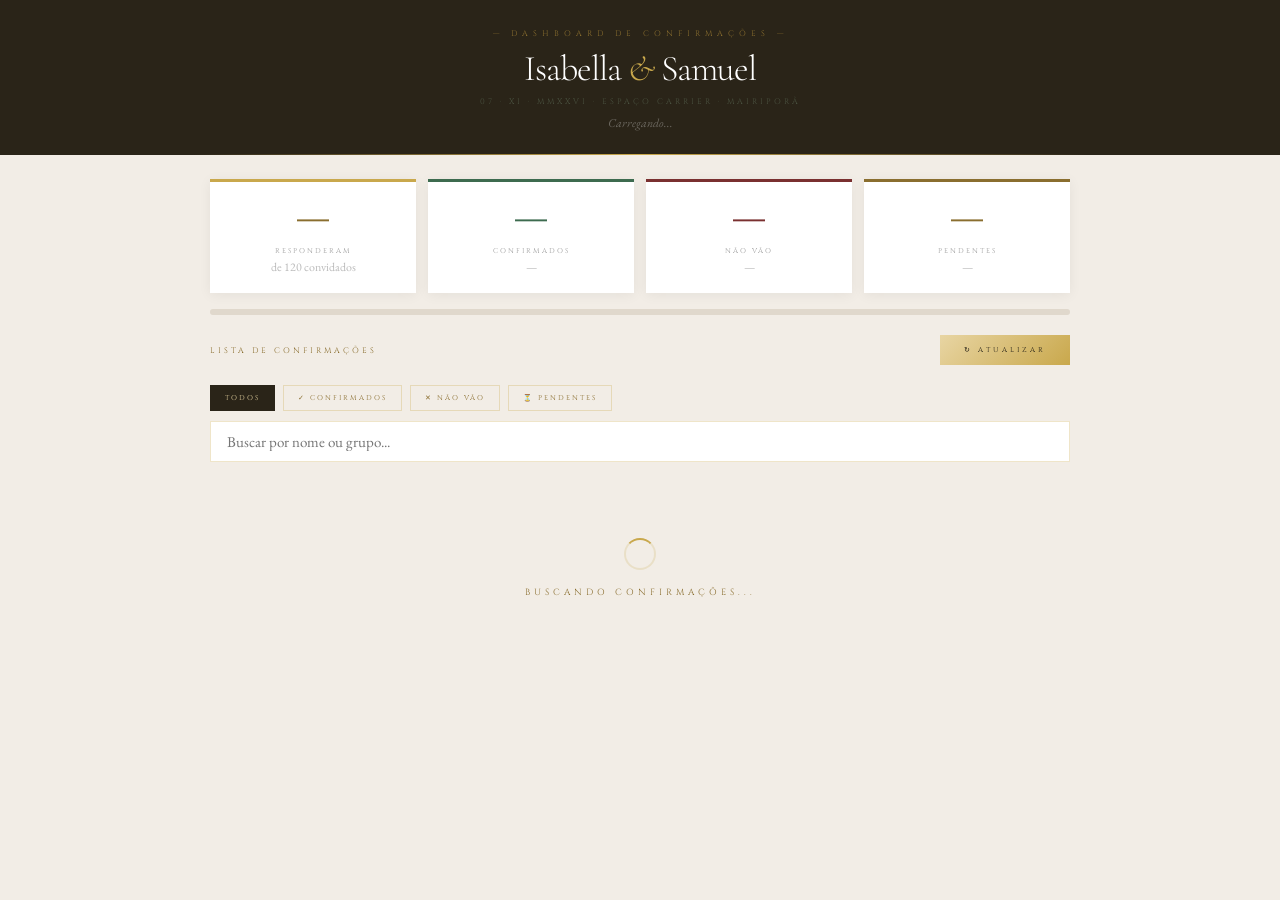
<file: dashboard-confirmacoes.html>
<!DOCTYPE html>
<html lang="pt-BR">
<head>
<meta charset="UTF-8">
<meta name="viewport" content="width=device-width, initial-scale=1.0">
<title>Dashboard — Isabella & Samuel</title>
<link href="https://fonts.googleapis.com/css2?family=Cinzel:wght@400;500;600&family=Cormorant+Garamond:ital,wght@0,300;0,400;1,300;1,400&family=EB+Garamond:wght@400;500&display=swap" rel="stylesheet">
<style>
:root {
  --gold: #c9a84c;
  --gold-light: #e8d5a3;
  --gold-dark: #8a6e2f;
  --olive: #3d4434;
  --olive-mid: #4a5240;
  --cream: #faf7f2;
  --dark: #1e1a12;
  --dark-mid: #2a2418;
  --yes: #3d6b4f;
  --no: #7a3030;
  --pending: #8a6e2f;
  --yes-light: #eaf3ed;
  --no-light: #f8eded;
  --pending-light: #faf3e6;
}
* { margin: 0; padding: 0; box-sizing: border-box; }
body { background: #f2ede6; font-family: 'EB Garamond', serif; color: var(--dark-mid); min-height: 100vh; }

/* Header */
.header {
  background: var(--dark-mid);
  padding: 28px 24px 24px;
  text-align: center;
  position: relative;
}
.header::after {
  content: '';
  position: absolute;
  bottom: 0; left: 15%; right: 15%;
  height: 1px;
  background: linear-gradient(to right, transparent, var(--gold), transparent);
}
.header-pre {
  font-family: 'Cinzel', serif;
  font-size: 8px;
  letter-spacing: 5px;
  color: var(--gold-dark);
  text-transform: uppercase;
  display: block;
  margin-bottom: 8px;
}
.header-title {
  font-family: 'Cormorant Garamond', serif;
  font-size: clamp(24px, 5vw, 36px);
  font-weight: 300;
  color: #fff;
  letter-spacing: -1px;
}
.header-title span { color: var(--gold); font-style: italic; }
.header-date {
  font-family: 'Cinzel', serif;
  font-size: 8px;
  letter-spacing: 3px;
  color: var(--olive-mid);
  text-transform: uppercase;
  margin-top: 6px;
  display: block;
}
.last-update {
  font-family: 'EB Garamond', serif;
  font-style: italic;
  font-size: 12px;
  color: rgba(255,255,255,0.3);
  margin-top: 8px;
  display: block;
}

/* Summary cards */
.summary {
  display: grid;
  grid-template-columns: repeat(4, 1fr);
  gap: 12px;
  padding: 24px 20px 0;
  max-width: 900px;
  margin: 0 auto;
}
@media (max-width: 600px) { .summary { grid-template-columns: repeat(2, 1fr); } }

.summary-card {
  background: #fff;
  padding: 18px 16px;
  text-align: center;
  border-top: 3px solid transparent;
  box-shadow: 0 2px 12px rgba(0,0,0,0.06);
}
.summary-card.total { border-color: var(--gold); }
.summary-card.yes { border-color: var(--yes); }
.summary-card.no { border-color: var(--no); }
.summary-card.pending { border-color: var(--pending); }

.summary-num {
  font-family: 'Cinzel', serif;
  font-size: clamp(28px, 6vw, 40px);
  font-weight: 600;
  line-height: 1;
  display: block;
}
.summary-card.total .summary-num { color: var(--gold-dark); }
.summary-card.yes .summary-num { color: var(--yes); }
.summary-card.no .summary-num { color: var(--no); }
.summary-card.pending .summary-num { color: var(--pending); }

.summary-label {
  font-family: 'Cinzel', serif;
  font-size: 7px;
  letter-spacing: 2px;
  color: #999;
  text-transform: uppercase;
  margin-top: 6px;
  display: block;
}
.summary-pct {
  font-family: 'EB Garamond', serif;
  font-size: 12px;
  color: #bbb;
  margin-top: 3px;
  display: block;
}

/* Progress bar */
.progress-wrap {
  max-width: 900px;
  margin: 16px auto 0;
  padding: 0 20px;
}
.progress-bar {
  height: 6px;
  background: #e0d8cc;
  display: flex;
  overflow: hidden;
  border-radius: 3px;
}
.pb-yes { background: var(--yes); transition: width 0.8s ease; }
.pb-no { background: var(--no); transition: width 0.8s ease; }
.pb-pending { background: var(--gold); transition: width 0.8s ease; }

/* Filters */
.filters {
  max-width: 900px;
  margin: 20px auto 0;
  padding: 0 20px;
  display: flex;
  gap: 8px;
  flex-wrap: wrap;
}
.filter-btn {
  font-family: 'Cinzel', serif;
  font-size: 7px;
  letter-spacing: 2px;
  text-transform: uppercase;
  padding: 7px 14px;
  border: 1px solid rgba(201,168,76,0.3);
  background: transparent;
  color: var(--gold-dark);
  cursor: pointer;
  transition: all 0.2s;
}
.filter-btn:hover, .filter-btn.active { background: var(--dark-mid); color: var(--gold-light); border-color: var(--dark-mid); }

/* Search */
.search-wrap {
  max-width: 900px;
  margin: 10px auto 0;
  padding: 0 20px;
}
.search-input {
  width: 100%;
  font-family: 'EB Garamond', serif;
  font-size: 15px;
  padding: 10px 16px;
  border: 1px solid rgba(201,168,76,0.3);
  background: #fff;
  color: var(--dark-mid);
  outline: none;
}
.search-input:focus { border-color: var(--gold); }

/* Table */
.table-wrap {
  max-width: 900px;
  margin: 16px auto 40px;
  padding: 0 20px;
}
.data-table {
  width: 100%;
  border-collapse: collapse;
  background: #fff;
  box-shadow: 0 2px 12px rgba(0,0,0,0.06);
}
.data-table th {
  font-family: 'Cinzel', serif;
  font-size: 7px;
  letter-spacing: 2px;
  text-transform: uppercase;
  color: #fff;
  background: var(--dark-mid);
  padding: 12px 14px;
  text-align: left;
}
.data-table td {
  font-family: 'EB Garamond', serif;
  font-size: 15px;
  padding: 10px 14px;
  border-bottom: 1px solid rgba(201,168,76,0.1);
  color: var(--dark-mid);
}
.data-table tr:last-child td { border-bottom: none; }
.data-table tr:hover td { background: rgba(201,168,76,0.04); }

.status-badge {
  font-family: 'Cinzel', serif;
  font-size: 7px;
  letter-spacing: 1px;
  text-transform: uppercase;
  padding: 4px 10px;
  display: inline-block;
}
.status-badge.yes { background: var(--yes-light); color: var(--yes); }
.status-badge.no { background: var(--no-light); color: var(--no); }
.status-badge.pending { background: var(--pending-light); color: var(--pending); }
.status-badge.none { background: #f5f5f5; color: #bbb; }

/* Loading & Error */
.loading {
  text-align: center;
  padding: 60px 20px;
  font-family: 'Cinzel', serif;
  font-size: 9px;
  letter-spacing: 4px;
  color: var(--gold-dark);
  text-transform: uppercase;
}
.loading-spinner {
  width: 32px; height: 32px;
  border: 2px solid rgba(201,168,76,0.2);
  border-top-color: var(--gold);
  border-radius: 50%;
  animation: spin 0.8s linear infinite;
  margin: 0 auto 16px;
}
@keyframes spin { to { transform: rotate(360deg); } }

.empty {
  text-align: center;
  padding: 40px;
  font-family: 'Cormorant Garamond', serif;
  font-style: italic;
  font-size: 18px;
  color: #bbb;
}

/* Refresh */
.refresh-btn {
  font-family: 'Cinzel', serif;
  font-size: 7px;
  letter-spacing: 3px;
  color: var(--dark);
  background: linear-gradient(135deg, var(--gold-light), var(--gold));
  border: none;
  padding: 10px 24px;
  cursor: pointer;
  text-transform: uppercase;
  margin-left: auto;
  display: block;
  transition: all 0.2s;
}
.refresh-btn:hover { opacity: 0.85; }

.top-bar {
  max-width: 900px;
  margin: 20px auto 0;
  padding: 0 20px;
  display: flex;
  align-items: center;
  justify-content: space-between;
  flex-wrap: wrap;
  gap: 10px;
}
.top-bar-title {
  font-family: 'Cinzel', serif;
  font-size: 8px;
  letter-spacing: 3px;
  color: var(--gold-dark);
  text-transform: uppercase;
}
</style>
</head>
<body>

<div class="header">
  <span class="header-pre">— Dashboard de Confirmações —</span>
  <div class="header-title">Isabella <span>&</span> Samuel</div>
  <span class="header-date">07 · XI · MMXXVI · Espaço Carrier · Mairiporã</span>
  <span class="last-update" id="lastUpdate">Carregando...</span>
</div>

<!-- Summary -->
<div class="summary">
  <div class="summary-card total">
    <span class="summary-num" id="numTotal">—</span>
    <span class="summary-label">Responderam</span>
    <span class="summary-pct" id="pctTotal">de 120 convidados</span>
  </div>
  <div class="summary-card yes">
    <span class="summary-num" id="numYes">—</span>
    <span class="summary-label">Confirmados</span>
    <span class="summary-pct" id="pctYes">—</span>
  </div>
  <div class="summary-card no">
    <span class="summary-num" id="numNo">—</span>
    <span class="summary-label">Não vão</span>
    <span class="summary-pct" id="pctNo">—</span>
  </div>
  <div class="summary-card pending">
    <span class="summary-num" id="numPending">—</span>
    <span class="summary-label">Pendentes</span>
    <span class="summary-pct" id="pctPending">—</span>
  </div>
</div>

<!-- Progress bar -->
<div class="progress-wrap">
  <div class="progress-bar">
    <div class="pb-yes" id="pbYes" style="width:0%"></div>
    <div class="pb-no" id="pbNo" style="width:0%"></div>
    <div class="pb-pending" id="pbPending" style="width:0%"></div>
  </div>
</div>

<!-- Top bar -->
<div class="top-bar">
  <span class="top-bar-title">Lista de confirmações</span>
  <button class="refresh-btn" onclick="loadData()">↻ Atualizar</button>
</div>

<!-- Filters -->
<div class="filters">
  <button class="filter-btn active" onclick="setFilter('all', this)">Todos</button>
  <button class="filter-btn" onclick="setFilter('Confirmado', this)">✓ Confirmados</button>
  <button class="filter-btn" onclick="setFilter('Não vai', this)">✕ Não vão</button>
  <button class="filter-btn" onclick="setFilter('Pendente', this)">⏳ Pendentes</button>
</div>

<!-- Search -->
<div class="search-wrap">
  <input class="search-input" type="text" placeholder="Buscar por nome ou grupo..." oninput="renderTable()" id="searchInput">
</div>

<!-- Table -->
<div class="table-wrap">
  <div id="tableContainer">
    <div class="loading">
      <div class="loading-spinner"></div>
      Buscando confirmações...
    </div>
  </div>
</div>

<script>
const SCRIPT_URL = 'https://script.google.com/macros/s/AKfycbwI58CRYaviqvXmn8M-ZZCOAEJqlZbUsBSdnSMivl9XARR9rJaYVV3sE4g-h8XrQ8vF/exec';
const TOTAL_CONVIDADOS = 120;

let allData = [];
let currentFilter = 'all';

// ── LOAD DATA ────────────────────────────────────────────────
function loadData() {
  document.getElementById('tableContainer').innerHTML = '<div class="loading"><div class="loading-spinner"></div>Buscando confirmações...</div>';
  document.getElementById('lastUpdate').textContent = 'Atualizando...';

  const callbackName = 'dashCallback_' + Date.now();
  const script = document.createElement('script');

  const timeout = setTimeout(() => {
    script.remove();
    delete window[callbackName];
    document.getElementById('tableContainer').innerHTML = '<div class="empty">Não foi possível carregar os dados. Verifique a conexão.</div>';
    document.getElementById('lastUpdate').textContent = 'Erro ao carregar';
  }, 8000);

  window[callbackName] = function(data) {
    clearTimeout(timeout);
    script.remove();
    delete window[callbackName];

    if (data && data.success) {
      allData = data.confirmacoes || [];
      updateSummary();
      renderTable();
      const now = new Date();
      document.getElementById('lastUpdate').textContent = 'Atualizado às ' + now.toLocaleTimeString('pt-BR', {hour:'2-digit', minute:'2-digit'});
    } else {
      document.getElementById('tableContainer').innerHTML = '<div class="empty">Nenhuma confirmação encontrada ainda.</div>';
      document.getElementById('lastUpdate').textContent = 'Sem dados';
    }
  };

  // Fetch all data — pass special param to get all groups
  script.src = SCRIPT_URL + '?g=ALL&callback=' + callbackName;
  script.onerror = () => {
    clearTimeout(timeout);
    script.remove();
    delete window[callbackName];
    document.getElementById('tableContainer').innerHTML = '<div class="empty">Erro ao conectar com o servidor.</div>';
  };
  document.head.appendChild(script);
}

// ── SUMMARY ──────────────────────────────────────────────────
function updateSummary() {
  const yes = allData.filter(r => r.status === 'Confirmado').length;
  const no  = allData.filter(r => r.status === 'Não vai').length;
  const pend = allData.filter(r => r.status === 'Pendente').length;
  const total = allData.length;

  document.getElementById('numTotal').textContent = total;
  document.getElementById('numYes').textContent = yes;
  document.getElementById('numNo').textContent = no;
  document.getElementById('numPending').textContent = pend;

  document.getElementById('pctTotal').textContent = 'de ' + TOTAL_CONVIDADOS + ' convidados';
  document.getElementById('pctYes').textContent = total ? Math.round(yes/total*100) + '% das respostas' : '—';
  document.getElementById('pctNo').textContent = total ? Math.round(no/total*100) + '% das respostas' : '—';
  document.getElementById('pctPending').textContent = total ? Math.round(pend/total*100) + '% das respostas' : '—';

  const base = TOTAL_CONVIDADOS;
  document.getElementById('pbYes').style.width = (yes/base*100) + '%';
  document.getElementById('pbNo').style.width = (no/base*100) + '%';
  document.getElementById('pbPending').style.width = (pend/base*100) + '%';
}

// ── RENDER TABLE ─────────────────────────────────────────────
function renderTable() {
  const search = document.getElementById('searchInput').value.toLowerCase();
  let filtered = allData;

  if (currentFilter !== 'all') filtered = filtered.filter(r => r.status === currentFilter);
  if (search) filtered = filtered.filter(r =>
    r.nome.toLowerCase().includes(search) ||
    (r.grupoId || '').toLowerCase().includes(search)
  );

  if (!filtered.length) {
    document.getElementById('tableContainer').innerHTML = '<div class="empty">Nenhum resultado encontrado.</div>';
    return;
  }

  const statusClass = { 'Confirmado': 'yes', 'Não vai': 'no', 'Pendente': 'pending' };
  const rows = filtered.map(r => `
    <tr>
      <td>${r.nome}</td>
      <td style="font-size:12px;color:#999;">${formatGrupo(r.grupoId || '')}</td>
      <td><span class="status-badge ${statusClass[r.status] || 'none'}">${r.status || '—'}</span></td>
      <td style="font-size:12px;color:#bbb;">${r.atualizacao ? formatDate(r.atualizacao) : '—'}</td>
    </tr>
  `).join('');

  document.getElementById('tableContainer').innerHTML = \`
    <table class="data-table">
      <thead>
        <tr>
          <th>Nome</th>
          <th>Grupo</th>
          <th>Status</th>
          <th>Atualizado em</th>
        </tr>
      </thead>
      <tbody>\${rows}</tbody>
    </table>
  \`;
}

function formatGrupo(id) {
  return id.replace(/_/g, ' ').replace(/\b\w/g, c => c.toUpperCase());
}

function formatDate(d) {
  if (!d) return '—';
  try { return new Date(d).toLocaleDateString('pt-BR', {day:'2-digit', month:'2-digit', hour:'2-digit', minute:'2-digit'}); }
  catch(e) { return d; }
}

function setFilter(f, btn) {
  currentFilter = f;
  document.querySelectorAll('.filter-btn').forEach(b => b.classList.remove('active'));
  btn.classList.add('active');
  renderTable();
}

// Auto refresh every 2 minutes
loadData();
setInterval(loadData, 120000);
</script>
</body>
</html>
</file>
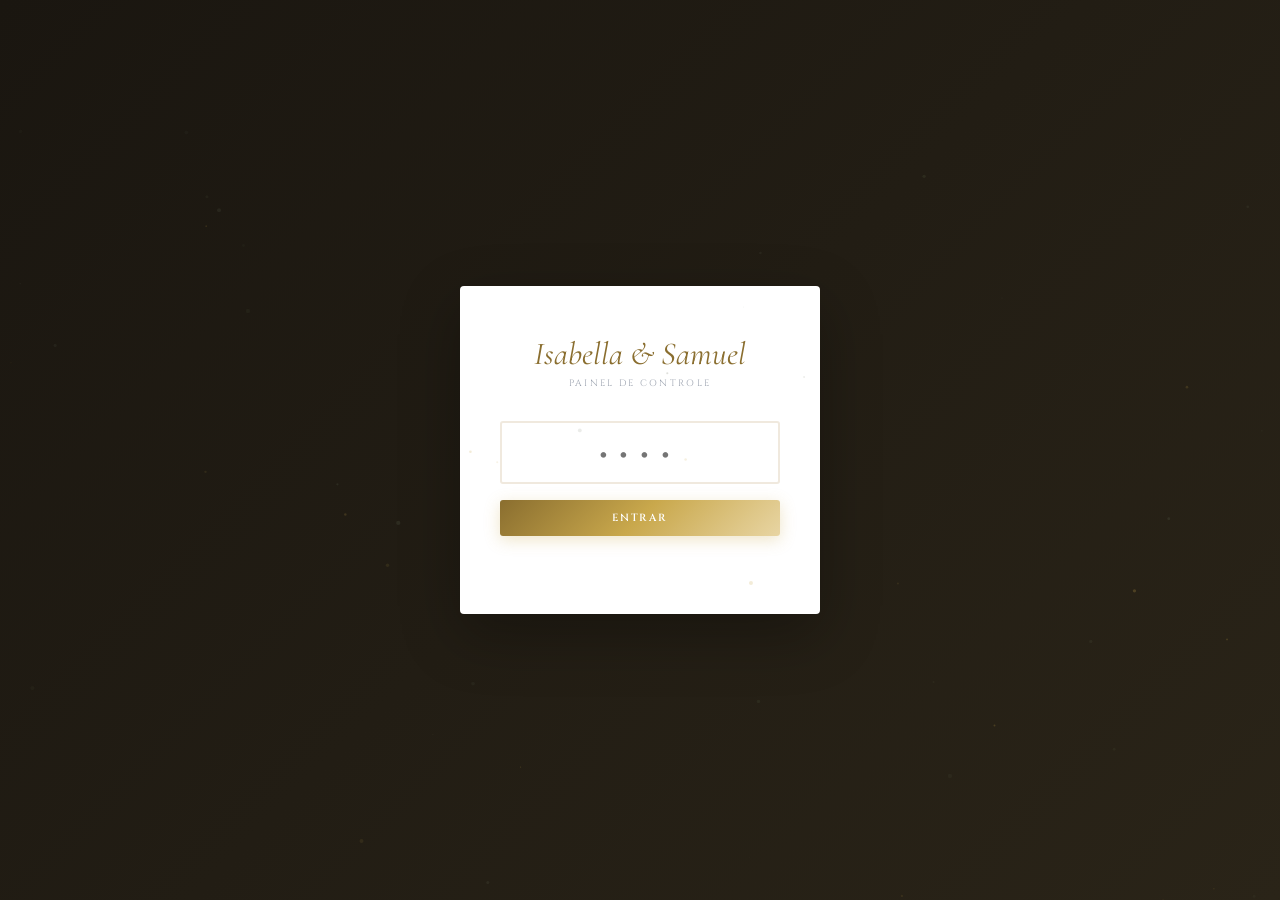
<file: dashboard.html>
<!DOCTYPE html>
<html lang="pt-BR">
<head>
<meta charset="UTF-8">
<meta name="viewport" content="width=device-width, initial-scale=1.0">
<title>Dashboard — Isabella & Samuel 💍</title>
<link rel="icon" href="data:image/svg+xml,<svg xmlns='http://www.w3.org/2000/svg' viewBox='0 0 32 32'><text y='26' font-size='26'>💍</text></svg>">
<link href="https://fonts.googleapis.com/css2?family=Cormorant+Garamond:ital,wght@0,300;0,400;0,600;1,300;1,400&family=Cinzel:wght@400;500;600&family=EB+Garamond:ital,wght@0,400;0,500;1,400&display=swap" rel="stylesheet">
<link rel="stylesheet" href="css/styles.css">
<style>
/* ── DASHBOARD LAYOUT ── */
body { background:#f9f5f0; color:#1f2937; }

/* LOGIN */
#login-screen {
  min-height:100vh; display:flex; align-items:center; justify-content:center;
  background:linear-gradient(135deg,var(--dark) 0%,var(--dark-mid) 100%);
}
.login-card {
  background:#fff; border-radius:4px; padding:48px 40px;
  width:100%; max-width:360px; text-align:center;
  box-shadow:0 20px 60px rgba(0,0,0,0.3);
}
.login-title {
  font-family:var(--font-serif); font-size:2rem; font-style:italic;
  color:var(--gold-dark); margin-bottom:4px;
}
.login-sub {
  font-family:var(--font-display); font-size:0.58rem;
  letter-spacing:0.25em; color:#9ca3af; text-transform:uppercase;
  margin-bottom:32px;
}
.login-input {
  width:100%; padding:12px 16px; text-align:center;
  font-size:1.8rem; letter-spacing:0.4em;
  border:2px solid #f0e9de; border-radius:var(--radius);
  outline:none; transition:border-color 0.2s;
  font-family:var(--font-serif); color:var(--dark);
  margin-bottom:16px;
}
.login-input:focus { border-color:var(--gold); }
.login-error {
  color:#dc2626; font-family:var(--font-serif);
  font-size:0.9rem; font-style:italic; margin-top:8px; min-height:1.5em;
}

/* SIDEBAR */
#app { display:none; min-height:100vh; }
.layout { display:flex; min-height:100vh; }

.sidebar {
  width:220px; flex-shrink:0; background:var(--dark);
  display:flex; flex-direction:column;
  position:sticky; top:0; height:100vh; overflow-y:auto;
}
.sidebar-logo {
  padding:28px 20px 20px;
  border-bottom:1px solid rgba(201,168,76,0.15);
}
.sidebar-logo-title {
  font-family:var(--font-serif); font-size:1.1rem; font-style:italic;
  color:var(--gold-light); line-height:1.2;
}
.sidebar-logo-sub {
  font-family:var(--font-display); font-size:0.5rem;
  letter-spacing:0.2em; color:var(--olive-light);
  text-transform:uppercase; margin-top:4px;
}

.nav { padding:16px 0; flex:1; }
.nav-item {
  display:flex; align-items:center; gap:10px;
  padding:11px 20px; font-family:var(--font-display);
  font-size:0.58rem; letter-spacing:0.15em; text-transform:uppercase;
  color:var(--olive-light); cursor:pointer; transition:var(--transition);
  border-left:2px solid transparent;
}
.nav-item:hover { color:var(--gold-light); background:rgba(201,168,76,0.05); }
.nav-item.active {
  color:var(--gold); background:rgba(201,168,76,0.08);
  border-left-color:var(--gold);
}
.nav-item svg { width:16px; height:16px; flex-shrink:0; }

.sidebar-footer {
  padding:16px 20px; border-top:1px solid rgba(201,168,76,0.1);
}
.sidebar-footer a {
  font-family:var(--font-display); font-size:0.52rem;
  letter-spacing:0.15em; color:var(--olive-light);
  text-transform:uppercase; transition:color 0.2s;
}
.sidebar-footer a:hover { color:var(--gold); }

/* MAIN CONTENT */
.main { flex:1; padding:32px; overflow-x:hidden; }

.page-header { margin-bottom:28px; }
.page-title {
  font-family:var(--font-serif); font-size:2rem; font-style:italic;
  color:var(--gold-dark);
}
.page-sub {
  font-family:var(--font-display); font-size:0.58rem;
  letter-spacing:0.2em; text-transform:uppercase; color:#9ca3af;
  margin-top:4px;
}

/* SECTIONS */
.section { display:none; }
.section.active { display:block; }

/* ── OVERVIEW ── */
.stats-grid {
  display:grid; grid-template-columns:repeat(auto-fit,minmax(140px,1fr));
  gap:16px; margin-bottom:28px;
}
.stat-card {
  background:#fff; border:1px solid #f0e9de; border-radius:var(--radius);
  padding:20px 16px; text-align:center; box-shadow:var(--shadow);
}
.stat-number {
  font-family:var(--font-serif); font-size:2.6rem;
  font-weight:300; line-height:1; margin-bottom:6px;
}
.stat-label {
  font-family:var(--font-display); font-size:0.5rem;
  letter-spacing:0.2em; text-transform:uppercase; color:#9ca3af;
}
.stat-confirmados .stat-number { color:#16a34a; }
.stat-naovao     .stat-number { color:#dc2626; }
.stat-pendentes  .stat-number { color:#d97706; }
.stat-total      .stat-number { color:var(--gold-dark); }
.stat-sem        .stat-number { color:#9ca3af; }

.progress-card {
  background:#fff; border:1px solid #f0e9de; border-radius:var(--radius);
  padding:20px 24px; margin-bottom:28px; box-shadow:var(--shadow);
}
.progress-header {
  display:flex; justify-content:space-between; align-items:center;
  margin-bottom:12px;
}
.progress-label {
  font-family:var(--font-display); font-size:0.58rem;
  letter-spacing:0.18em; text-transform:uppercase; color:#6b7280;
}
.progress-pct { font-family:var(--font-serif); color:var(--gold-dark); font-size:1.1rem; }
.progress-track {
  height:6px; background:#f0e9de; border-radius:3px; overflow:hidden;
}
.progress-fill {
  height:100%; background:linear-gradient(90deg,var(--gold-dark),var(--gold));
  border-radius:3px; transition:width 1s ease; width:0%;
}

/* ── CONVIDADOS TABLE ── */
.toolbar {
  display:flex; gap:12px; flex-wrap:wrap;
  align-items:center; margin-bottom:16px;
}
.search-wrap { flex:1; min-width:200px; position:relative; }
.search-wrap svg {
  position:absolute; left:11px; top:50%; transform:translateY(-50%);
  color:#9ca3af; pointer-events:none; width:16px; height:16px;
}
.search-input {
  width:100%; padding:9px 12px 9px 34px;
  border:1.5px solid #e5e7eb; border-radius:var(--radius);
  font-family:var(--font-serif); font-size:0.97rem; color:#1f2937;
  outline:none; transition:border-color 0.2s; background:#fff;
}
.search-input:focus { border-color:var(--gold); }
.search-input::placeholder { color:#9ca3af; }

.filter-group { display:flex; gap:6px; flex-wrap:wrap; }
.filter-btn {
  padding:8px 14px; background:transparent;
  border:1.5px solid #e5e7eb; border-radius:var(--radius);
  font-family:var(--font-display); font-size:0.52rem;
  letter-spacing:0.15em; text-transform:uppercase;
  color:#6b7280; transition:var(--transition); white-space:nowrap;
}
.filter-btn:hover, .filter-btn.active {
  border-color:var(--gold); color:var(--gold-dark);
  background:rgba(201,168,76,0.06);
}

/* Convidados table specifics */
.link-cell { display:flex; align-items:center; gap:6px; }
.copy-link-btn {
  padding:4px 8px; background:rgba(201,168,76,0.1);
  border:1px solid rgba(201,168,76,0.3); border-radius:2px;
  font-family:var(--font-display); font-size:0.48rem;
  letter-spacing:0.1em; text-transform:uppercase; color:var(--gold-dark);
  transition:var(--transition); white-space:nowrap;
}
.copy-link-btn:hover { background:rgba(201,168,76,0.2); }

.sent-check {
  width:18px; height:18px; accent-color:var(--gold-dark); cursor:pointer;
}

.members-pill {
  display:flex; flex-wrap:wrap; gap:4px; max-width:260px;
}
.member-tag {
  padding:2px 8px; background:#f0e9de; border-radius:20px;
  font-family:var(--font-serif); font-size:0.8rem; color:var(--olive-mid);
  white-space:nowrap;
}

/* ── PRESENTES ── */
.presentes-grid {
  display:grid; grid-template-columns:repeat(auto-fill,minmax(260px,1fr));
  gap:20px;
}
.presente-card {
  background:#fff; border:1px solid #f0e9de; border-radius:var(--radius);
  box-shadow:var(--shadow); overflow:hidden;
  display:flex; flex-direction:column;
}
.presente-img {
  width:100%; height:180px; object-fit:cover; background:#f9f5f0;
  display:flex; align-items:center; justify-content:center;
  color:#d1c9bd; font-size:2.5rem;
}
.presente-img img { width:100%; height:100%; object-fit:cover; }
.presente-body { padding:16px; flex:1; }
.presente-titulo {
  font-family:var(--font-serif); font-size:1.1rem; color:#1f2937;
  margin-bottom:4px;
}
.presente-desc {
  font-family:var(--font-body); font-size:0.9rem; color:#6b7280;
  line-height:1.5; margin-bottom:10px;
}
.presente-preco {
  font-family:var(--font-serif); font-size:1.2rem; color:var(--gold-dark);
  font-weight:600;
}
.presente-footer {
  padding:12px 16px; border-top:1px solid #f0e9de;
  display:flex; gap:8px;
}

/* Add button floating */
.fab {
  position:fixed; bottom:28px; right:28px;
  width:52px; height:52px; border-radius:50%;
  background:linear-gradient(135deg,var(--gold-dark),var(--gold));
  color:#fff; border:none; font-size:1.5rem;
  box-shadow:0 6px 20px rgba(201,168,76,0.4);
  display:flex; align-items:center; justify-content:center;
  cursor:pointer; transition:var(--transition); z-index:100;
}
.fab:hover { transform:scale(1.08); box-shadow:0 8px 28px rgba(201,168,76,0.5); }

/* ── ADD GROUP MODAL ── */
.members-input-list { display:flex; flex-direction:column; gap:8px; margin-bottom:8px; }
.member-input-row { display:flex; gap:6px; }
.member-input-row input { flex:1; }
.remove-member-btn {
  padding:8px 10px; background:none; border:1px solid #fca5a5;
  border-radius:var(--radius); color:#dc2626; transition:var(--transition);
}
.remove-member-btn:hover { background:#fee2e2; }

/* ── LAST UPDATED ── */
.last-updated {
  font-family:var(--font-display); font-size:0.52rem;
  letter-spacing:0.15em; color:#9ca3af; text-transform:uppercase;
  margin-top:4px;
}

/* ── LOADING STATE ── */
.loading-row td {
  text-align:center; padding:40px;
  color:#9ca3af; font-style:italic;
}

/* responsive */
@media (max-width:768px) {
  .sidebar { width:180px; }
  .main { padding:20px; }
}
@media (max-width:600px) {
  .layout { flex-direction:column; }
  .sidebar { width:100%; height:auto; position:static; }
  .nav { display:flex; overflow-x:auto; padding:8px; }
  .nav-item { white-space:nowrap; border-left:none; border-bottom:2px solid transparent; }
  .nav-item.active { border-left:none; border-bottom-color:var(--gold); }
}
</style>
</head>
<body>

<!-- ══ TOAST ════════════════════════════════════════════════════ -->
<div id="toast-container"></div>

<!-- ══ LOGIN ════════════════════════════════════════════════════ -->
<div id="login-screen">
  <div class="login-card">
    <div class="login-title">Isabella & Samuel</div>
    <div class="login-sub">Painel de Controle</div>
    <input class="login-input" type="password" id="login-input"
           placeholder="••••" maxlength="10"
           onkeydown="if(event.key==='Enter') checkLogin()">
    <button class="btn btn-gold" style="width:100%" onclick="checkLogin()">Entrar</button>
    <div class="login-error" id="login-error"></div>
  </div>
</div>

<!-- ══ APP ══════════════════════════════════════════════════════ -->
<div id="app">
  <div class="layout">

    <!-- SIDEBAR -->
    <aside class="sidebar">
      <div class="sidebar-logo">
        <div class="sidebar-logo-title">Isabella<br>& Samuel</div>
        <div class="sidebar-logo-sub">07 · 11 · 2026</div>
      </div>
      <nav class="nav">
        <div class="nav-item active" data-section="overview" onclick="switchSection(this)">
          <svg viewBox="0 0 24 24" fill="none" stroke="currentColor" stroke-width="1.5"><rect x="3" y="3" width="7" height="7" rx="1"/><rect x="14" y="3" width="7" height="7" rx="1"/><rect x="3" y="14" width="7" height="7" rx="1"/><rect x="14" y="14" width="7" height="7" rx="1"/></svg>
          Visão Geral
        </div>
        <div class="nav-item" data-section="convidados" onclick="switchSection(this)">
          <svg viewBox="0 0 24 24" fill="none" stroke="currentColor" stroke-width="1.5"><path d="M17 21v-2a4 4 0 0 0-4-4H5a4 4 0 0 0-4 4v2"/><circle cx="9" cy="7" r="4"/><path d="M23 21v-2a4 4 0 0 0-3-3.87M16 3.13a4 4 0 0 1 0 7.75"/></svg>
          Convidados
        </div>
        <div class="nav-item" data-section="confirmacoes" onclick="switchSection(this)">
          <svg viewBox="0 0 24 24" fill="none" stroke="currentColor" stroke-width="1.5"><path d="M9 11l3 3L22 4"/><path d="M21 12v7a2 2 0 0 1-2 2H5a2 2 0 0 1-2-2V5a2 2 0 0 1 2-2h11"/></svg>
          Confirmações
        </div>
        <div class="nav-item" data-section="presentes" onclick="switchSection(this)">
          <svg viewBox="0 0 24 24" fill="none" stroke="currentColor" stroke-width="1.5"><polyline points="20 12 20 22 4 22 4 12"/><rect x="2" y="7" width="20" height="5" rx="1"/><path d="M12 22V7M12 7H7.5a2.5 2.5 0 0 1 0-5C11 2 12 7 12 7z"/><path d="M12 7h4.5a2.5 2.5 0 0 0 0-5C13 2 12 7 12 7z"/></svg>
          Presentes
        </div>
        <div class="nav-item" data-section="config" onclick="switchSection(this)">
          <svg viewBox="0 0 24 24" fill="none" stroke="currentColor" stroke-width="1.5"><circle cx="12" cy="12" r="3"/><path d="M19.4 15a1.65 1.65 0 0 0 .33 1.82l.06.06a2 2 0 0 1-2.83 2.83l-.06-.06a1.65 1.65 0 0 0-1.82-.33 1.65 1.65 0 0 0-1 1.51V21a2 2 0 0 1-4 0v-.09A1.65 1.65 0 0 0 9 19.4a1.65 1.65 0 0 0-1.82.33l-.06.06a2 2 0 0 1-2.83-2.83l.06-.06A1.65 1.65 0 0 0 4.68 15a1.65 1.65 0 0 0-1.51-1H3a2 2 0 0 1 0-4h.09A1.65 1.65 0 0 0 4.6 9a1.65 1.65 0 0 0-.33-1.82l-.06-.06a2 2 0 0 1 2.83-2.83l.06.06A1.65 1.65 0 0 0 9 4.68a1.65 1.65 0 0 0 1-1.51V3a2 2 0 0 1 4 0v.09a1.65 1.65 0 0 0 1 1.51 1.65 1.65 0 0 0 1.82-.33l.06-.06a2 2 0 0 1 2.83 2.83l-.06.06A1.65 1.65 0 0 0 19.4 9a1.65 1.65 0 0 0 1.51 1H21a2 2 0 0 1 0 4h-.09a1.65 1.65 0 0 0-1.51 1z"/></svg>
          Configurações
        </div>
      </nav>
      <div class="sidebar-footer">
        <a href="index.html" target="_blank">↗ Ver site</a>
      </div>
    </aside>

    <!-- MAIN -->
    <main class="main">

      <!-- ── OVERVIEW ── -->
      <section class="section active" id="section-overview">
        <div class="page-header">
          <div class="page-title">Visão Geral</div>
          <div class="page-sub">Resumo de confirmações · <span id="overview-updated" class="last-updated"></span></div>
        </div>

        <div class="stats-grid">
          <div class="stat-card stat-total">
            <div class="stat-number" id="stat-total">—</div>
            <div class="stat-label">responderam</div>
          </div>
          <div class="stat-card stat-confirmados">
            <div class="stat-number" id="stat-confirmados">—</div>
            <div class="stat-label">confirmados</div>
          </div>
          <div class="stat-card stat-naovao">
            <div class="stat-number" id="stat-naovao">—</div>
            <div class="stat-label">não vão</div>
          </div>
          <div class="stat-card stat-pendentes">
            <div class="stat-number" id="stat-pendentes">—</div>
            <div class="stat-label">pendentes</div>
          </div>
          <div class="stat-card stat-sem">
            <div class="stat-number" id="stat-sem">—</div>
            <div class="stat-label">sem resposta</div>
          </div>
        </div>

        <div class="progress-card">
          <div class="progress-header">
            <span class="progress-label">Confirmados no total</span>
            <span class="progress-pct" id="progress-pct">0%</span>
          </div>
          <div class="progress-track">
            <div class="progress-fill" id="progress-fill"></div>
          </div>
        </div>

        <!-- Recent confirmations -->
        <div style="font-family:var(--font-display);font-size:0.58rem;letter-spacing:0.2em;text-transform:uppercase;color:#6b7280;margin-bottom:12px">
          Confirmações recentes
        </div>
        <div class="table-wrap">
          <table>
            <thead><tr>
              <th>Nome</th>
              <th>Status</th>
              <th class="hide-mobile">Grupo</th>
              <th class="hide-mobile">Atualizado</th>
            </tr></thead>
            <tbody id="recent-tbody">
              <tr class="loading-row"><td colspan="4">Carregando…</td></tr>
            </tbody>
          </table>
        </div>
      </section>

      <!-- ── CONVIDADOS ── -->
      <section class="section" id="section-convidados">
        <div class="page-header" style="display:flex;justify-content:space-between;align-items:flex-start;flex-wrap:wrap;gap:12px">
          <div>
            <div class="page-title">Convidados</div>
            <div class="page-sub">Gerenciar grupos, links e envios</div>
          </div>
          <button class="btn btn-gold" onclick="openAddGroupModal()">
            + Novo Grupo
          </button>
        </div>

        <div class="toolbar">
          <div class="search-wrap">
            <svg viewBox="0 0 24 24" fill="none" stroke="currentColor" stroke-width="1.5"><circle cx="11" cy="11" r="8"/><path d="m21 21-4.35-4.35"/></svg>
            <input class="search-input" id="guest-search" placeholder="Buscar por nome ou grupo…" oninput="filterGuests()">
          </div>
          <div class="filter-group">
            <button class="filter-btn active" data-sent="all"     onclick="filterBySent(this)">Todos</button>
            <button class="filter-btn"        data-sent="false"   onclick="filterBySent(this)">Não enviado</button>
            <button class="filter-btn"        data-sent="true"    onclick="filterBySent(this)">Enviado</button>
          </div>
        </div>

        <div class="table-wrap">
          <table>
            <thead><tr>
              <th>Grupo</th>
              <th>Membros</th>
              <th>Link</th>
              <th style="text-align:center">Enviado?</th>
              <th>Ações</th>
            </tr></thead>
            <tbody id="guests-tbody">
              <tr class="loading-row"><td colspan="5">Carregando…</td></tr>
            </tbody>
          </table>
        </div>
      </section>

      <!-- ── CONFIRMAÇÕES ── -->
      <section class="section" id="section-confirmacoes">
        <div class="page-header">
          <div class="page-title">Confirmações</div>
          <div class="page-sub">Todas as respostas recebidas</div>
        </div>

        <div class="toolbar">
          <div class="search-wrap">
            <svg viewBox="0 0 24 24" fill="none" stroke="currentColor" stroke-width="1.5"><circle cx="11" cy="11" r="8"/><path d="m21 21-4.35-4.35"/></svg>
            <input class="search-input" id="conf-search" placeholder="Buscar por nome…" oninput="filterConfirmacoes()">
          </div>
          <div class="filter-group">
            <button class="filter-btn active" data-status="all"        onclick="filterByStatus(this)">Todos</button>
            <button class="filter-btn"        data-status="Confirmado" onclick="filterByStatus(this)">✓ Confirmados</button>
            <button class="filter-btn"        data-status="Não vai"    onclick="filterByStatus(this)">✕ Não vão</button>
            <button class="filter-btn"        data-status="Pendente"   onclick="filterByStatus(this)">⏳ Pendentes</button>
          </div>
        </div>

        <div class="table-wrap">
          <table>
            <thead><tr>
              <th>Nome</th>
              <th>Status</th>
              <th class="hide-mobile">Grupo</th>
              <th class="hide-mobile">Atualizado em</th>
              <th class="hide-mobile">Editado?</th>
            </tr></thead>
            <tbody id="conf-tbody">
              <tr class="loading-row"><td colspan="5">Carregando…</td></tr>
            </tbody>
          </table>
        </div>
      </section>

      <!-- ── PRESENTES ── -->
      <section class="section" id="section-presentes">
        <div class="page-header" style="display:flex;justify-content:space-between;align-items:flex-start;flex-wrap:wrap;gap:12px">
          <div>
            <div class="page-title">Lista de Presentes</div>
            <div class="page-sub">Itens exibidos no site · <span id="reservas-count" style="color:var(--gold-dark)"></span></div>
          </div>
          <button class="btn btn-gold" onclick="openPresenteModal()">
            + Adicionar Presente
          </button>
        </div>

        <!-- Stats reservas -->
        <div style="display:grid;grid-template-columns:repeat(3,1fr);gap:12px;margin-bottom:24px">
          <div class="stat-card" style="text-align:center">
            <div class="stat-number" id="stat-total-presentes" style="color:var(--gold-dark)">—</div>
            <div class="stat-label">presentes</div>
          </div>
          <div class="stat-card" style="text-align:center">
            <div class="stat-number" id="stat-reservados" style="color:#16a34a">—</div>
            <div class="stat-label">reservados</div>
          </div>
          <div class="stat-card" style="text-align:center">
            <div class="stat-number" id="stat-valor-total" style="color:var(--gold-dark);font-size:1.4rem">—</div>
            <div class="stat-label">arrecadado</div>
          </div>
        </div>

        <div id="presentes-grid" class="presentes-grid">
          <div style="grid-column:1/-1;text-align:center;padding:40px;color:#9ca3af;font-style:italic">
            Carregando presentes…
          </div>
        </div>

        <!-- Tabela de reservas -->
        <div style="margin-top:32px">
          <div style="font-family:var(--font-display);font-size:0.58rem;letter-spacing:0.2em;text-transform:uppercase;color:#6b7280;margin-bottom:12px">
            Reservas recebidas
          </div>
          <div class="table-wrap">
            <table>
              <thead><tr>
                <th>Presente</th>
                <th>Quem reservou</th>
                <th>Mensagem</th>
                <th>Valor</th>
                <th>Data</th>
              </tr></thead>
              <tbody id="reservas-tbody">
                <tr><td colspan="5" style="text-align:center;color:#9ca3af;font-style:italic;padding:24px">Carregando…</td></tr>
              </tbody>
            </table>
          </div>
        </div>
      </section>

      <!-- ── CONFIGURAÇÕES ── -->
      <section class="section" id="section-config">
        <div class="page-header">
          <div class="page-title">Configurações</div>
          <div class="page-sub">Prazos de confirmação de presença</div>
        </div>

        <!-- Rodada ativa -->
        <div class="card" style="padding:24px;margin-bottom:24px">
          <div style="font-family:var(--font-display);font-size:0.58rem;letter-spacing:0.2em;text-transform:uppercase;color:#6b7280;margin-bottom:16px">Rodada ativa</div>
          <div style="display:flex;gap:10px;flex-wrap:wrap">
            <button class="btn" id="btn-rodada-1" onclick="setRodada('1')" style="flex:1">Rodada 1</button>
            <button class="btn" id="btn-rodada-2" onclick="setRodada('2')" style="flex:1">Rodada 2</button>
            <button class="btn" id="btn-rodada-3" onclick="setRodada('3')" style="flex:1">Rodada 3</button>
          </div>
          <div style="margin-top:12px;font-family:var(--font-serif);font-size:0.95rem;color:#6b7280">
            Rodada ativa: <strong id="rodada-ativa-label" style="color:var(--gold-dark)">—</strong>
          </div>
        </div>

        <!-- Prazos -->
        <div style="display:grid;grid-template-columns:repeat(auto-fit,minmax(280px,1fr));gap:16px">

          <div class="card" style="padding:24px">
            <div style="font-family:var(--font-display);font-size:0.6rem;letter-spacing:0.2em;text-transform:uppercase;color:var(--gold-dark);margin-bottom:4px">Rodada 1</div>
            <div class="td-muted" style="font-size:0.85rem;margin-bottom:14px">Primeira rodada de confirmações</div>
            <div class="form-group" style="margin-bottom:10px">
              <label class="form-label">Data e horário</label>
              <input class="form-input" type="datetime-local" id="prazo-1">
            </div>
            <div id="prazo-1-display" style="font-family:var(--font-serif);font-size:0.9rem;color:#6b7280;margin-bottom:12px;font-style:italic"></div>
            <button class="btn btn-gold" style="width:100%" onclick="savePrazo('1')">Salvar Rodada 1</button>
          </div>

          <div class="card" style="padding:24px">
            <div style="font-family:var(--font-display);font-size:0.6rem;letter-spacing:0.2em;text-transform:uppercase;color:var(--gold-dark);margin-bottom:4px">Rodada 2</div>
            <div class="td-muted" style="font-size:0.85rem;margin-bottom:14px">Segunda rodada de confirmações</div>
            <div class="form-group" style="margin-bottom:10px">
              <label class="form-label">Data e horário</label>
              <input class="form-input" type="datetime-local" id="prazo-2">
            </div>
            <div id="prazo-2-display" style="font-family:var(--font-serif);font-size:0.9rem;color:#6b7280;margin-bottom:12px;font-style:italic"></div>
            <button class="btn btn-gold" style="width:100%" onclick="savePrazo('2')">Salvar Rodada 2</button>
          </div>

          <div class="card" style="padding:24px">
            <div style="font-family:var(--font-display);font-size:0.6rem;letter-spacing:0.2em;text-transform:uppercase;color:var(--gold-dark);margin-bottom:4px">Rodada 3</div>
            <div class="td-muted" style="font-size:0.85rem;margin-bottom:14px">Terceira e última rodada</div>
            <div class="form-group" style="margin-bottom:10px">
              <label class="form-label">Data e horário</label>
              <input class="form-input" type="datetime-local" id="prazo-3">
            </div>
            <div id="prazo-3-display" style="font-family:var(--font-serif);font-size:0.9rem;color:#6b7280;margin-bottom:12px;font-style:italic"></div>
            <button class="btn btn-gold" style="width:100%" onclick="savePrazo('3')">Salvar Rodada 3</button>
          </div>

        </div>

        <!-- Preview -->
        <div class="card" style="padding:24px;margin-top:16px;background:#faf7f2">
          <div style="font-family:var(--font-display);font-size:0.55rem;letter-spacing:0.2em;text-transform:uppercase;color:#9ca3af;margin-bottom:10px">Preview — como aparece no site</div>
          <div style="font-family:var(--font-serif);font-size:1rem;color:#374151;line-height:1.7">
            Você pode voltar e editar até <strong id="preview-prazo" style="color:var(--gold-dark)">—</strong>
          </div>
        </div>

      </section>

      <!-- ── CONFIGURAÇÕES ── -->
      
    </main>
  </div>
</div>

<!-- ══ MODAL: NOVO GRUPO ═══════════════════════════════════════ -->
<div class="modal-overlay" id="modal-group">
  <div class="modal">
    <div class="modal-header">
      <div class="modal-title" id="modal-group-title">Novo Grupo</div>
      <button class="modal-close" onclick="closeModal('modal-group')">✕</button>
    </div>
    <div style="display:flex;flex-direction:column;gap:16px">
      <div class="form-group">
        <label class="form-label">ID do Grupo (sem espaços, ex: amigos_joao)</label>
        <input class="form-input" id="group-id" placeholder="amigos_joao_maria">
      </div>
      <div class="form-group">
        <label class="form-label">Nome do Grupo</label>
        <input class="form-input" id="group-label" placeholder="Amigos — João & Maria">
      </div>
      <div class="form-group">
        <label class="form-label">Membros</label>
        <div class="members-input-list" id="members-input-list">
          <div class="member-input-row">
            <input class="form-input" placeholder="Nome completo do membro">
            <button class="remove-member-btn" onclick="removeMemberRow(this)">✕</button>
          </div>
        </div>
        <button class="btn btn-ghost" style="width:100%;margin-top:4px" onclick="addMemberRow()">
          + Adicionar membro
        </button>
      </div>
      <button class="btn btn-gold" style="width:100%" onclick="saveGroup()">
        Salvar Grupo
      </button>
    </div>
  </div>
</div>

<!-- ══ MODAL: PRESENTE ══════════════════════════════════════════ -->
<div class="modal-overlay" id="modal-presente">
  <div class="modal" style="max-width:560px">
    <div class="modal-header">
      <div class="modal-title" id="modal-presente-title">Novo Presente</div>
      <button class="modal-close" onclick="closeModal('modal-presente')">✕</button>
    </div>
    <div style="display:flex;flex-direction:column;gap:16px">
      <div class="form-group">
        <label class="form-label">Título</label>
        <input class="form-input" id="presente-titulo" placeholder="Ex: Jogo de Panelas">
      </div>
      <div class="form-group">
        <label class="form-label">Descrição</label>
        <textarea class="form-textarea" id="presente-descricao" placeholder="Breve descrição do presente…"></textarea>
      </div>
      <div class="form-group">
        <label class="form-label">Preço (R$)</label>
        <input class="form-input" id="presente-preco" type="number" step="0.01" placeholder="299.90">
      </div>
      <div class="form-group">
        <label class="form-label">Foto principal (URL)</label>
        <input class="form-input" id="presente-imagem" placeholder="https://...">
        <small style="color:#9ca3af;font-size:0.82rem;margin-top:4px">Cole o link da imagem principal do produto</small>
      </div>
      <div class="form-group">
        <label class="form-label">Fotos adicionais (até 4 links)</label>
        <div id="imagens-extras" style="display:flex;flex-direction:column;gap:8px">
          <input class="form-input" placeholder="https://... (foto 2)">
          <input class="form-input" placeholder="https://... (foto 3)">
          <input class="form-input" placeholder="https://... (foto 4)">
          <input class="form-input" placeholder="https://... (foto 5)">
        </div>
      </div>
      <div class="form-group">
        <label class="form-label">Ordem de exibição</label>
        <input class="form-input" id="presente-ordem" type="number" min="0" placeholder="0" value="0">
        <small style="color:#9ca3af;font-size:0.82rem;margin-top:4px">Número menor aparece primeiro</small>
      </div>
      <input type="hidden" id="presente-id">
      <button class="btn btn-gold" style="width:100%" onclick="savePresente()">
        Salvar Presente
      </button>
    </div>
  </div>
</div>

<!-- ══ SCRIPTS ═══════════════════════════════════════════════════ -->
<script src="js/supabase.js"></script>
<script src="js/config.js"></script>
<script src="js/groups.js"></script>
<script>
const DASHBOARD_PASSWORD = '0912';

function sbSelect(table, filter, select) { return window.SB.sbSelect(table, filter, select); }
function sbInsert(table, data)           { return window.SB.sbInsert(table, data); }
function sbUpdate(table, filter, data)   { return window.SB.sbUpdate(table, filter, data); }
function sbDelete(table, filter)         { return window.SB.sbDelete(table, filter); }

/* ══ LOGIN ══════════════════════════════════════════════════════ */
function checkLogin() {
  const val = document.getElementById('login-input').value;
  if (val === DASHBOARD_PASSWORD) {
    document.getElementById('login-screen').style.display = 'none';
    document.getElementById('app').style.display = 'block';
    initDashboard();
  } else {
    document.getElementById('login-error').textContent = 'Senha incorreta.';
    document.getElementById('login-input').value = '';
  }
}

/* ══ NAVIGATION ═════════════════════════════════════════════════ */
function switchSection(el) {
  document.querySelectorAll('.nav-item').forEach(n => n.classList.remove('active'));
  document.querySelectorAll('.section').forEach(s => s.classList.remove('active'));
  el.classList.add('active');
  document.getElementById('section-' + el.dataset.section).classList.add('active');
  loadSection(el.dataset.section);
}

/* ══ INIT ═══════════════════════════════════════════════════════ */
function initDashboard() {
  syncGroupsToSupabase();
  loadSection('overview');
}

function loadSection(name) {
  if (name === 'overview')      loadOverview();
  if (name === 'convidados')    loadConvidados();
  if (name === 'confirmacoes')  loadConfirmacoes();
  if (name === 'presentes')     loadPresentes();
  if (name === 'config')         loadConfig();
}

/* ══ SYNC GRUPOS TO SUPABASE ════════════════════════════════════ */

/* ── CONFIGURAÇÕES ── */
async function loadConfig() {
  try {
    const rows = await sbSelect('configuracoes') || [];
    const cfg = {};
    rows.forEach(r => cfg[r.chave] = r.valor);

    const rodada = cfg.rodada_ativa || '1';
    const label = document.getElementById('rodada-ativa-label');
    if (label) label.textContent = `Rodada ${rodada}`;
    updateRodadaBtns(rodada);

    for (let i = 1; i <= 3; i++) {
      const val = cfg[`prazo_rodada_${i}`];
      const inp = document.getElementById(`prazo-${i}`);
      const disp = document.getElementById(`prazo-${i}-display`);
      if (val && inp) {
        const d = new Date(val);
        const local = new Date(d.getTime() - d.getTimezoneOffset()*60000).toISOString().slice(0,16);
        inp.value = local;
      }
      if (val && disp) disp.textContent = formatPrazo(val);
    }

    const prazoAtivo = cfg[`prazo_rodada_${rodada}`];
    const prev = document.getElementById('preview-prazo');
    if (prazoAtivo && prev) prev.textContent = formatPrazo(prazoAtivo);
  } catch(e) { toast('Erro ao carregar configurações', 'error'); console.error(e); }
}

function formatPrazo(val) {
  const d = new Date(val);
  const meses = ['janeiro','fevereiro','março','abril','maio','junho',
                 'julho','agosto','setembro','outubro','novembro','dezembro'];
  return `${d.getDate()} de ${meses[d.getMonth()]} de ${d.getFullYear()} às ${String(d.getHours()).padStart(2,'0')}h${String(d.getMinutes()).padStart(2,'0')}`;
}

async function savePrazo(rodada) {
  const input = document.getElementById(`prazo-${rodada}`);
  if (!input || !input.value) { toast('Selecione uma data e horário', 'error'); return; }
  const isoVal = new Date(input.value).toISOString();
  try {
    await sbDelete('configuracoes', `chave=eq.prazo_rodada_${rodada}`);
    await sbInsert('configuracoes', { chave: `prazo_rodada_${rodada}`, valor: isoVal });
    const disp = document.getElementById(`prazo-${rodada}-display`);
    if (disp) disp.textContent = formatPrazo(isoVal);
    // Atualiza preview se for a rodada ativa
    const labelEl = document.getElementById('rodada-ativa-label');
    const rodadaAtiva = labelEl ? labelEl.textContent.replace('Rodada ','').trim() : '1';
    if (rodadaAtiva === String(rodada)) {
      const prev = document.getElementById('preview-prazo');
      if (prev) prev.textContent = formatPrazo(isoVal);
    }
    toast(`Prazo da Rodada ${rodada} salvo! ✓`);
  } catch(e) { toast('Erro ao salvar prazo', 'error'); console.error(e); }
}

async function setRodada(rodada) {
  try {
    await sbDelete('configuracoes', `chave=eq.rodada_ativa`);
    await sbInsert('configuracoes', { chave: 'rodada_ativa', valor: String(rodada) });
    const label = document.getElementById('rodada-ativa-label');
    if (label) label.textContent = `Rodada ${rodada}`;
    updateRodadaBtns(rodada);
    const inp = document.getElementById(`prazo-${rodada}`);
    if (inp && inp.value) {
      const prev = document.getElementById('preview-prazo');
      if (prev) prev.textContent = formatPrazo(new Date(inp.value).toISOString());
    }
    toast(`Rodada ${rodada} ativada! ✓`);
  } catch(e) { toast('Erro ao ativar rodada', 'error'); console.error(e); }
}

function updateRodadaBtns(rodada) {
  for (let i = 1; i <= 3; i++) {
    const btn = document.getElementById(`btn-rodada-${i}`);
    if (!btn) continue;
    btn.className = String(i) === String(rodada) ? 'btn btn-gold' : 'btn btn-outline';
  }
}

async function syncGroupsToSupabase() {
  try {
    const existing = await sbSelect('grupos');
    const existingIds = new Set((existing || []).map(g => g.id));
    for (const [id, g] of Object.entries(GRUPOS)) {
      if (!existingIds.has(id)) {
        await sbInsert('grupos', { id, label: g.label });
        for (let i = 0; i < g.membros.length; i++) {
          await sbInsert('membros', { grupo_id: id, nome: g.membros[i], ordem: i });
        }
        await sbInsert('links_enviados', { grupo_id: id, enviado: false });
      }
    }
  } catch(e) { console.error('Sync error:', e); }
}

/* ══ TOAST ══════════════════════════════════════════════════════ */
function toast(msg, type = 'success') {
  const c = document.getElementById('toast-container');
  const t = document.createElement('div');
  t.className = `toast toast-${type}`;
  t.textContent = msg;
  c.appendChild(t);
  setTimeout(() => t.remove(), 3500);
}

/* ══ MODAL ══════════════════════════════════════════════════════ */
function openModal(id) { document.getElementById(id).classList.add('open'); }
function closeModal(id) { document.getElementById(id).classList.remove('open'); }
document.querySelectorAll('.modal-overlay').forEach(o => {
  o.addEventListener('click', e => { if (e.target === o) o.classList.remove('open'); });
});

/* ══ OVERVIEW ═══════════════════════════════════════════════════ */
let allConfs = [];

async function loadOverview() {
  try {
    allConfs = await sbSelect('confirmacoes') || [];
    const total        = allConfs.length;
    const confirmados  = allConfs.filter(r => r.status === 'Confirmado').length;
    const naovao       = allConfs.filter(r => r.status === 'Não vai').length;
    const pendentes    = allConfs.filter(r => r.status === 'Pendente').length;
    const totalConv    = Object.values(GRUPOS).reduce((a,g) => a + g.membros.length, 0);
    const sem          = Math.max(0, totalConv - total);

    setText('stat-total',      total);
    setText('stat-confirmados', confirmados);
    setText('stat-naovao',     naovao);
    setText('stat-pendentes',  pendentes);
    setText('stat-sem',        sem);

    const pct = totalConv ? Math.round((confirmados / totalConv) * 100) : 0;
    setText('progress-pct', pct + '%');
    document.getElementById('progress-fill').style.width = pct + '%';

    // Recent 10
    const recent = [...allConfs].sort((a,b) => new Date(b.ultima_atualizacao) - new Date(a.ultima_atualizacao)).slice(0, 10);
    document.getElementById('recent-tbody').innerHTML = recent.length
      ? recent.map(r => `<tr>
          <td>${r.nome}</td>
          <td>${badgeHtml(r.status)}</td>
          <td class="hide-mobile td-muted">${r.grupo_id}</td>
          <td class="hide-mobile td-muted">${formatDate(r.ultima_atualizacao)}</td>
        </tr>`).join('')
      : '<tr class="loading-row"><td colspan="4">Nenhuma confirmação ainda.</td></tr>';

    document.getElementById('overview-updated').textContent = 'Atualizado: ' + new Date().toLocaleTimeString('pt-BR');
  } catch(e) { toast('Erro ao carregar visão geral', 'error'); }
}

/* ══ CONVIDADOS ═════════════════════════════════════════════════ */
let allGroups     = [];
let sentMap       = {};
let guestFilter   = 'all';

async function loadConvidados() {
  try {
    const links = await sbSelect('links_enviados') || [];
    sentMap = {};
    links.forEach(l => sentMap[l.grupo_id] = l.enviado);

    // Build from GRUPOS object
    allGroups = Object.entries(GRUPOS).map(([id, g]) => ({
      id, label: g.label, membros: g.membros,
      enviado: sentMap[id] || false
    }));

    renderGuestsTable(allGroups);
  } catch(e) { toast('Erro ao carregar convidados', 'error'); }
}

function renderGuestsTable(data) {
  const search = (document.getElementById('guest-search')?.value || '').toLowerCase();
  const filtered = data.filter(g => {
    const matchSent = guestFilter === 'all' ? true
      : guestFilter === 'true' ? g.enviado : !g.enviado;
    const matchSearch = !search
      || g.label.toLowerCase().includes(search)
      || g.membros.some(m => m.toLowerCase().includes(search));
    return matchSent && matchSearch;
  });

  const link = id => `${SITE_BASE_URL}?g=${id}`;

  document.getElementById('guests-tbody').innerHTML = filtered.length
    ? filtered.map(g => `
      <tr>
        <td>
          <div style="font-family:var(--font-serif);font-weight:500">${g.label}</div>
          <div class="td-muted" style="font-size:0.78rem">${g.id}</div>
        </td>
        <td>
          <div class="members-pill">
            ${g.membros.map(m => `<span class="member-tag">${m}</span>`).join('')}
          </div>
        </td>
        <td>
          <div class="link-cell">
            <button class="copy-link-btn" onclick="copyLink('${g.id}')">📋 Copiar</button>
            <a href="${link(g.id)}" target="_blank" style="color:var(--gold-dark);font-size:0.8rem">↗</a>
          </div>
        </td>
        <td style="text-align:center">
          <input type="checkbox" class="sent-check" ${g.enviado ? 'checked' : ''}
                 onchange="toggleSent('${g.id}', this.checked)">
        </td>
        <td>
          <div style="display:flex;gap:6px">
            <button class="btn btn-ghost" style="padding:6px 10px;font-size:0.5rem"
                    onclick="openEditGroupModal('${g.id}')">✏️</button>
            <button class="btn btn-danger" style="padding:6px 10px;font-size:0.5rem"
                    onclick="deleteGroup('${g.id}')">🗑</button>
          </div>
        </td>
      </tr>`).join('')
    : '<tr class="loading-row"><td colspan="5">Nenhum grupo encontrado.</td></tr>';
}

function filterGuests() { renderGuestsTable(allGroups); }
function filterBySent(btn) {
  document.querySelectorAll('[data-sent]').forEach(b => b.classList.remove('active'));
  btn.classList.add('active');
  guestFilter = btn.dataset.sent;
  renderGuestsTable(allGroups);
}

function copyLink(id) {
  const url = `${SITE_BASE_URL}?g=${id}`;
  navigator.clipboard.writeText(url).then(() => toast('Link copiado! 📋'));
}

async function toggleSent(id, val) {
  try {
    await sbUpdate('links_enviados', `grupo_id=eq.${id}`, { enviado: val, enviado_em: val ? new Date().toISOString() : null });
    sentMap[id] = val;
    toast(val ? 'Marcado como enviado ✓' : 'Desmarcado');
  } catch(e) {
    // Try insert if not exists
    try {
      await sbInsert('links_enviados', { grupo_id: id, enviado: val });
      sentMap[id] = val;
    } catch(e2) { toast('Erro ao salvar', 'error'); }
  }
}

/* ══ ADD/EDIT GROUP ═════════════════════════════════════════════ */
let editingGroupId = null;

function openAddGroupModal() {
  editingGroupId = null;
  document.getElementById('modal-group-title').textContent = 'Novo Grupo';
  document.getElementById('group-id').value = '';
  document.getElementById('group-id').disabled = false;
  document.getElementById('group-label').value = '';
  document.getElementById('members-input-list').innerHTML = `
    <div class="member-input-row">
      <input class="form-input" placeholder="Nome completo do membro">
      <button class="remove-member-btn" onclick="removeMemberRow(this)">✕</button>
    </div>`;
  openModal('modal-group');
}

function openEditGroupModal(id) {
  const g = GRUPOS[id];
  if (!g) return;
  editingGroupId = id;
  document.getElementById('modal-group-title').textContent = 'Editar Grupo';
  document.getElementById('group-id').value = id;
  document.getElementById('group-id').disabled = true;
  document.getElementById('group-label').value = g.label;
  const list = document.getElementById('members-input-list');
  list.innerHTML = g.membros.map(m => `
    <div class="member-input-row">
      <input class="form-input" value="${m}" placeholder="Nome completo">
      <button class="remove-member-btn" onclick="removeMemberRow(this)">✕</button>
    </div>`).join('');
  openModal('modal-group');
}

function addMemberRow() {
  const list = document.getElementById('members-input-list');
  const row = document.createElement('div');
  row.className = 'member-input-row';
  row.innerHTML = `<input class="form-input" placeholder="Nome completo do membro">
    <button class="remove-member-btn" onclick="removeMemberRow(this)">✕</button>`;
  list.appendChild(row);
}

function removeMemberRow(btn) {
  btn.parentElement.remove();
}

async function saveGroup() {
  const id    = document.getElementById('group-id').value.trim().replace(/\s+/g,'_');
  const label = document.getElementById('group-label').value.trim();
  const inputs = document.querySelectorAll('#members-input-list input');
  const membros = [...inputs].map(i => i.value.trim()).filter(Boolean);

  if (!id || !label || !membros.length) { toast('Preencha todos os campos', 'error'); return; }

  try {
    if (editingGroupId) {
      // Update label
      await sbUpdate('grupos', `id=eq.${editingGroupId}`, { label });
      // Delete old members and re-insert
      await sbDelete('membros', `grupo_id=eq.${editingGroupId}`);
      for (let i = 0; i < membros.length; i++) {
        await sbInsert('membros', { grupo_id: editingGroupId, nome: membros[i], ordem: i });
      }
      // Update local
      GRUPOS[editingGroupId] = { label, membros };
      toast('Grupo atualizado! ✓');
    } else {
      await sbInsert('grupos', { id, label });
      for (let i = 0; i < membros.length; i++) {
        await sbInsert('membros', { grupo_id: id, nome: membros[i], ordem: i });
      }
      await sbInsert('links_enviados', { grupo_id: id, enviado: false });
      GRUPOS[id] = { label, membros };
      toast('Grupo criado! ✓');
    }
    closeModal('modal-group');
    loadConvidados();
  } catch(e) { toast('Erro ao salvar grupo', 'error'); console.error(e); }
}

async function deleteGroup(id) {
  if (!confirm(`Remover grupo "${GRUPOS[id]?.label}"?\nIsso também remove as confirmações associadas.`)) return;
  try {
    await sbDelete('confirmacoes', `grupo_id=eq.${id}`);
    await sbDelete('membros', `grupo_id=eq.${id}`);
    await sbDelete('links_enviados', `grupo_id=eq.${id}`);
    await sbDelete('grupos', `id=eq.${id}`);
    delete GRUPOS[id];
    toast('Grupo removido');
    loadConvidados();
  } catch(e) { toast('Erro ao remover grupo', 'error'); }
}

/* ══ CONFIRMAÇÕES ═══════════════════════════════════════════════ */
let allConfsData  = [];
let confStatus    = 'all';

async function loadConfirmacoes() {
  try {
    allConfsData = await sbSelect('confirmacoes') || [];
    renderConfsTable();
  } catch(e) { toast('Erro ao carregar confirmações', 'error'); }
}

function renderConfsTable() {
  const search = (document.getElementById('conf-search')?.value || '').toLowerCase();
  const filtered = allConfsData.filter(r => {
    const ms = confStatus === 'all' || r.status === confStatus;
    const ms2 = !search || r.nome.toLowerCase().includes(search) || r.grupo_id.toLowerCase().includes(search);
    return ms && ms2;
  });

  document.getElementById('conf-tbody').innerHTML = filtered.length
    ? filtered.map(r => `<tr>
        <td style="font-family:var(--font-serif)">${r.nome}</td>
        <td>${badgeHtml(r.status)}</td>
        <td class="hide-mobile td-muted">${GRUPOS[r.grupo_id]?.label || r.grupo_id}</td>
        <td class="hide-mobile td-muted">${formatDate(r.ultima_atualizacao)}</td>
        <td class="hide-mobile">${r.editado ? '<span style="color:var(--gold-dark)">Sim</span>' : '—'}</td>
      </tr>`).join('')
    : '<tr class="loading-row"><td colspan="5">Nenhuma confirmação.</td></tr>';
}

function filterConfirmacoes() { renderConfsTable(); }
function filterByStatus(btn) {
  document.querySelectorAll('[data-status]').forEach(b => b.classList.remove('active'));
  btn.classList.add('active');
  confStatus = btn.dataset.status;
  renderConfsTable();
}

/* ══ PRESENTES ══════════════════════════════════════════════════ */
let allPresentes = [];
let editingPresenteId = null;

async function loadPresentes() {
  try {
    const [presentes, reservas] = await Promise.all([
      sbSelect('presentes', 'order=ordem.asc'),
      sbSelect('reservas', 'status=eq.pago')
    ]);
    allPresentes = presentes || [];
    const allReservasArr = reservas || [];

    // Stats
    const reservadosIds = new Set(allReservasArr.map(r => r.presente_id));
    const totalReservados = allReservasArr.length;
    const valorTotal = allReservasArr.reduce((a, r) => a + (Number(r.valor) || 0), 0);

    setText('stat-total-presentes', allPresentes.length);
    setText('stat-reservados', totalReservados);
    setText('stat-valor-total', 'R$ ' + valorTotal.toFixed(2).replace('.',','));

    renderPresentes(reservadosIds, allReservasArr);
    renderReservas(allReservasArr);
  } catch(e) { toast('Erro ao carregar presentes', 'error'); console.error(e); }
}

function renderPresentes(reservadosIds = new Set(), reservas = []) {
  const grid = document.getElementById('presentes-grid');
  if (!allPresentes.length) {
    grid.innerHTML = '<div style="grid-column:1/-1;text-align:center;padding:60px;color:#9ca3af;font-style:italic">Nenhum presente ainda. Clique em "+ Adicionar Presente".</div>';
    return;
  }
  grid.innerHTML = allPresentes.map((p, idx) => {
    const reservado = reservadosIds.has(p.id);
    const reserva   = reservas.find(r => r.presente_id === p.id);
    return `
    <div class="presente-card" style="position:relative">
      ${reservado ? '<div style="position:absolute;top:8px;left:8px;background:#16a34a;color:#fff;padding:3px 10px;border-radius:20px;font-family:var(--font-display);font-size:0.48rem;letter-spacing:0.12em;text-transform:uppercase;z-index:2">Reservado ✓</div>' : ''}
      <div class="presente-img">
        ${p.imagem_url ? `<img src="${p.imagem_url}" alt="${p.titulo}" onerror="this.parentElement.innerHTML='🎁'">` : '🎁'}
      </div>
      <div class="presente-body">
        <div class="presente-titulo">${p.titulo}</div>
        ${p.descricao ? `<div class="presente-desc">${p.descricao}</div>` : ''}
        ${p.preco ? `<div class="presente-preco">R$ ${Number(p.preco).toFixed(2).replace('.',',')}</div>` : ''}
        ${reserva ? `<div style="font-size:0.85rem;color:#166534;margin-top:6px;font-weight:500">Por: ${reserva.nome || 'Anônimo'}</div>` : ''}
        <div style="font-size:0.78rem;color:#6b7280;margin-top:4px">Ordem: ${p.ordem ?? idx}</div>
      </div>
      <div class="presente-footer">
        <button class="btn btn-ghost" style="flex:1" onclick="openPresenteModal('${p.id}')">✏️ Editar</button>
        <button class="btn btn-danger" style="flex:1" onclick="deletePresente('${p.id}')">🗑</button>
      </div>
    </div>`;
  }).join('');
}

function renderReservas(reservas) {
  const tbody = document.getElementById('reservas-tbody');
  if (!tbody) return;
  if (!reservas.length) {
    tbody.innerHTML = '<tr><td colspan="5" style="text-align:center;color:#9ca3af;font-style:italic;padding:24px">Nenhuma reserva ainda.</td></tr>';
    return;
  }
  tbody.innerHTML = reservas.map(r => {
    const p = allPresentes.find(x => x.id === r.presente_id);
    return `<tr>
      <td style="font-family:var(--font-serif)">${p?.titulo || '—'}</td>
      <td>${r.nome || '<span style="color:#9ca3af">Anônimo</span>'}</td>
      <td class="td-muted">${r.mensagem || '—'}</td>
      <td>R$ ${Number(r.valor||0).toFixed(2).replace('.',',')}</td>
      <td class="td-muted">${r.pago_em ? new Date(r.pago_em).toLocaleDateString('pt-BR') : '—'}</td>
    </tr>`;
  }).join('');
}

function openPresenteModal(id = null) {
  editingPresenteId = id;
  document.getElementById('modal-presente-title').textContent = id ? 'Editar Presente' : 'Novo Presente';
  const extrasInputs = document.querySelectorAll('#imagens-extras input');

  if (id) {
    const p = allPresentes.find(x => x.id === id);
    if (p) {
      document.getElementById('presente-titulo').value    = p.titulo || '';
      document.getElementById('presente-descricao').value = p.descricao || '';
      document.getElementById('presente-preco').value     = p.preco || '';
      document.getElementById('presente-imagem').value    = p.imagem_url || '';
      document.getElementById('presente-ordem').value     = p.ordem ?? 0;
      document.getElementById('presente-id').value        = p.id;
      const extras = p.imagens || [];
      extrasInputs.forEach((inp, i) => inp.value = extras[i] || '');
    }
  } else {
    document.getElementById('presente-titulo').value    = '';
    document.getElementById('presente-descricao').value = '';
    document.getElementById('presente-preco').value     = '';
    document.getElementById('presente-imagem').value    = '';
    document.getElementById('presente-ordem').value     = allPresentes.length;
    document.getElementById('presente-id').value        = '';
    extrasInputs.forEach(inp => inp.value = '');
  }
  openModal('modal-presente');
}

async function savePresente() {
  const extrasInputs = document.querySelectorAll('#imagens-extras input');
  const imagens = [...extrasInputs].map(i => i.value.trim()).filter(Boolean);

  const data = {
    titulo:     document.getElementById('presente-titulo').value.trim(),
    descricao:  document.getElementById('presente-descricao').value.trim(),
    preco:      parseFloat(document.getElementById('presente-preco').value) || null,
    imagem_url: document.getElementById('presente-imagem').value.trim(),
    imagens,
    ordem:      parseInt(document.getElementById('presente-ordem').value) || 0,
  };
  if (!data.titulo) { toast('Título é obrigatório', 'error'); return; }

  try {
    if (editingPresenteId) {
      await sbUpdate('presentes', `id=eq.${editingPresenteId}`, data);
      toast('Presente atualizado! ✓');
    } else {
      await sbInsert('presentes', data);
      toast('Presente adicionado! ✓');
    }
    closeModal('modal-presente');
    loadPresentes();
  } catch(e) { toast('Erro ao salvar presente', 'error'); console.error(e); }
}

async function deletePresente(id) {
  if (!confirm('Remover este presente? As reservas associadas também serão removidas.')) return;
  try {
    await sbDelete('reservas', `presente_id=eq.${id}`);
    await sbDelete('presentes', `id=eq.${id}`);
    toast('Presente removido');
    loadPresentes();
  } catch(e) { toast('Erro ao remover', 'error'); }
}

/* ══ HELPERS ════════════════════════════════════════════════════ */
function setText(id, val) {
  const el = document.getElementById(id);
  if (el) el.textContent = val;
}

function badgeHtml(status) {
  const map = {
    'Confirmado': 'badge-yes',
    'Não vai':    'badge-no',
    'Pendente':   'badge-pending'
  };
  return `<span class="badge ${map[status] || 'badge-none'}">${status || '—'}</span>`;
}

function formatDate(str) {
  if (!str) return '—';
  return new Date(str).toLocaleDateString('pt-BR', { day:'2-digit', month:'2-digit', hour:'2-digit', minute:'2-digit' });
}
</script>
<script src="js/ambient.js"></script>
</body>
</html>
</file>
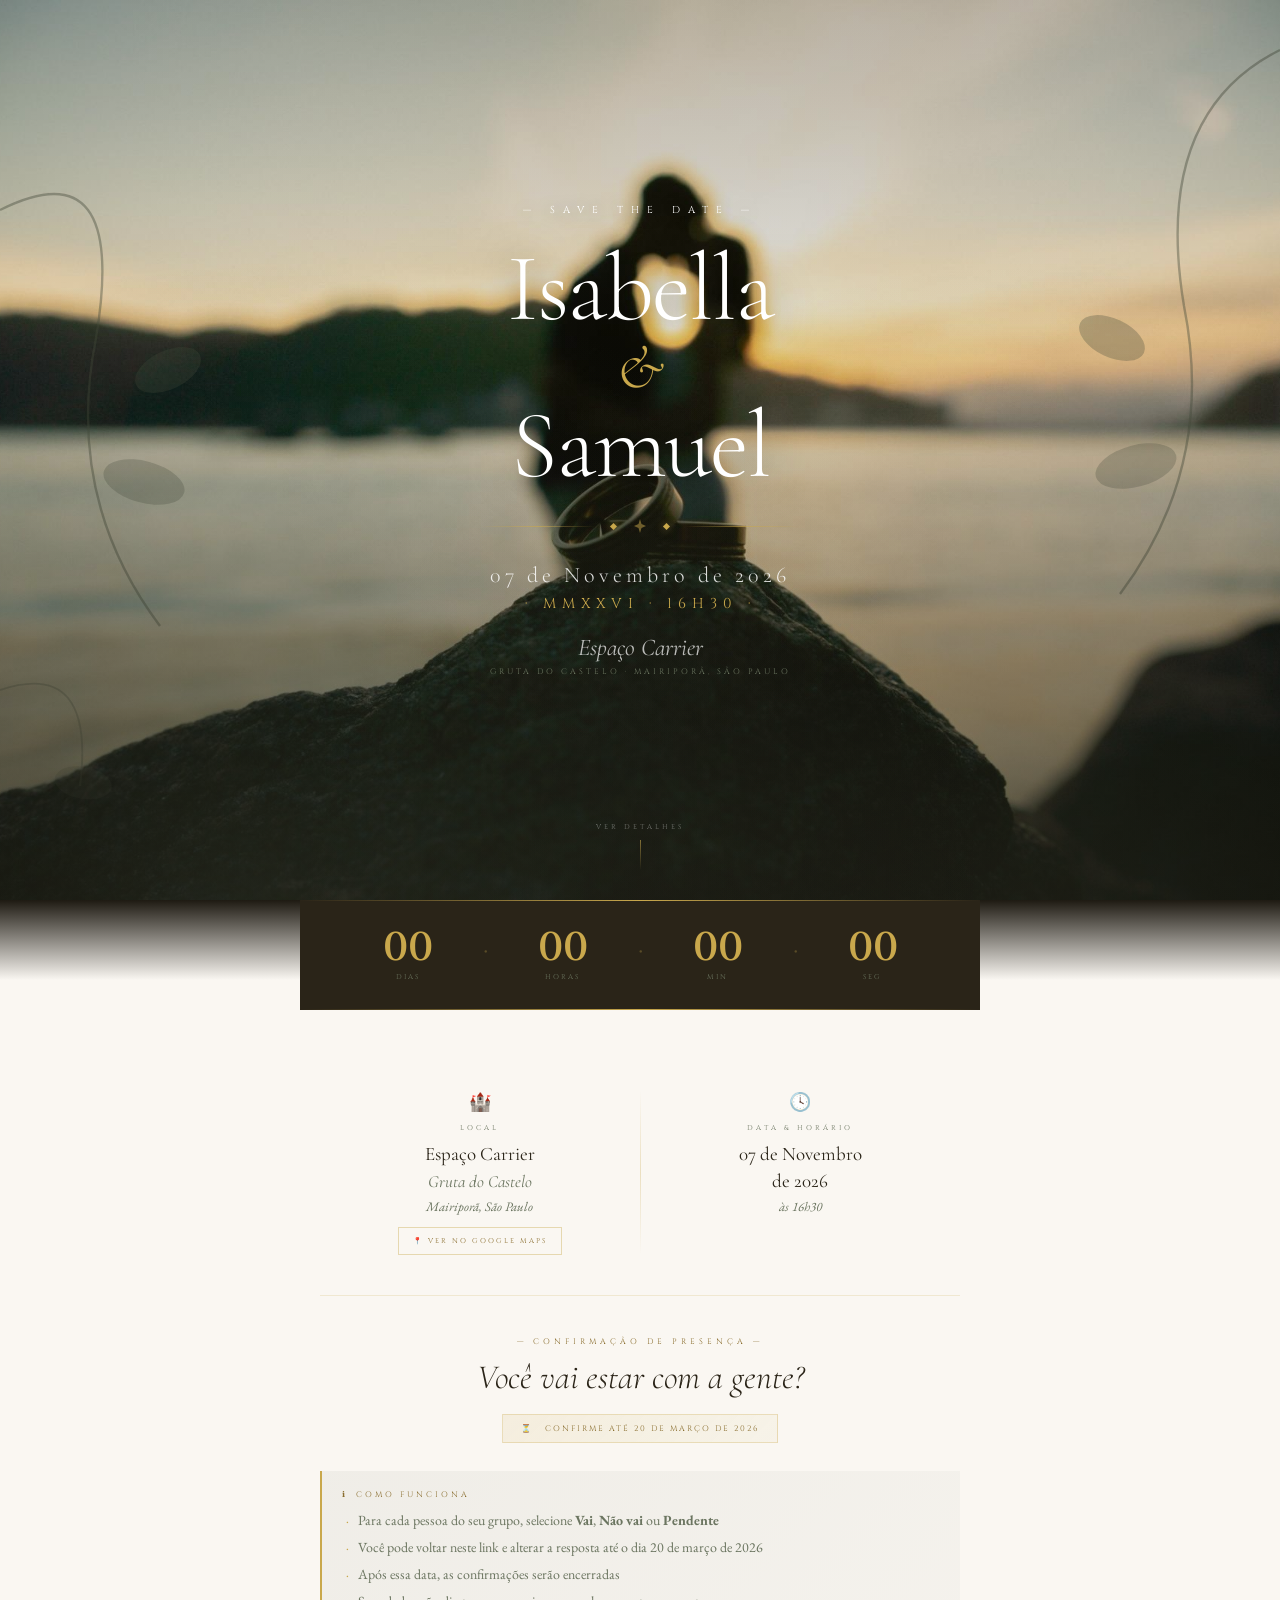
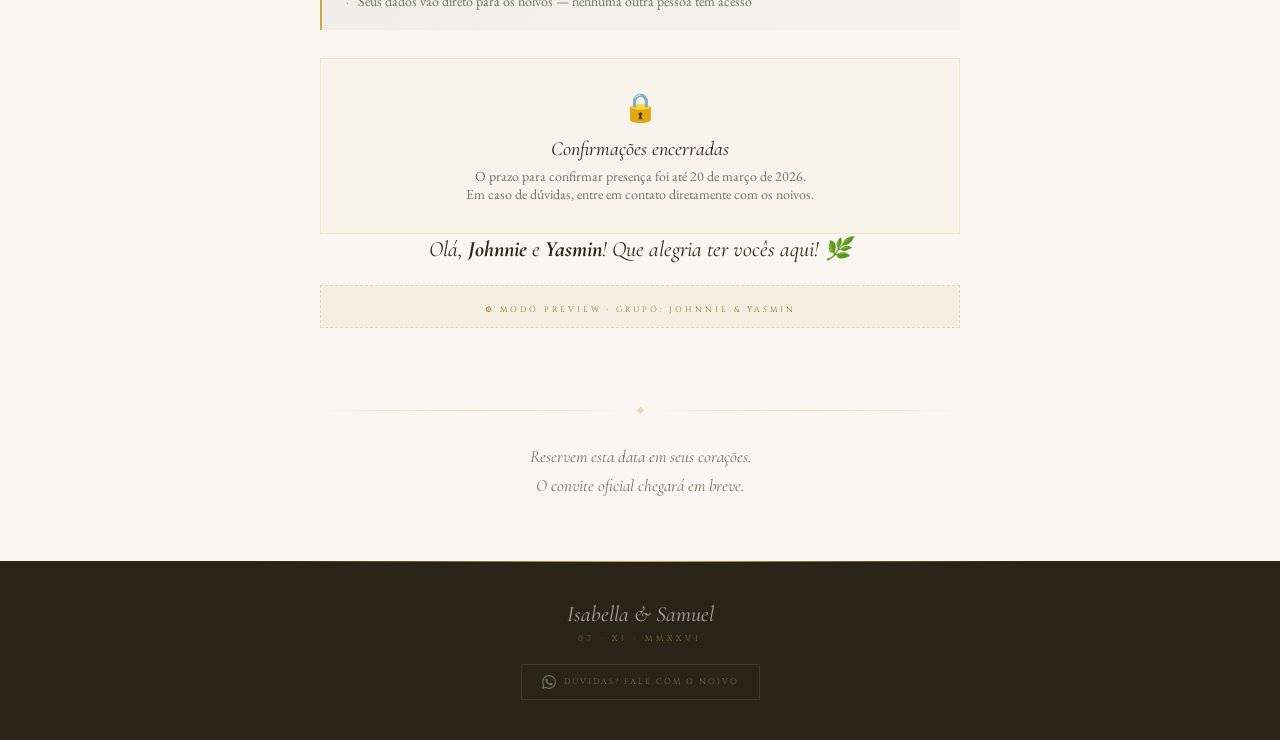
<file: index.html.html>
<!DOCTYPE html>
<html lang="pt-BR">
<head>
<meta charset="UTF-8">
<meta name="viewport" content="width=device-width, initial-scale=1.0">
<title>Isabella & Samuel — 07.11.2026</title>
<link rel="icon" href="data:image/svg+xml,<svg xmlns='http://www.w3.org/2000/svg' viewBox='0 0 32 32'><text y='26' font-size='26'>💍</text></svg>">
<meta name="theme-color" content="#c9a84c">
<!-- Meta tags para compartilhamento -->
<meta property="og:title" content="Isabella & Samuel — Save the Date 💍">
<meta property="og:description" content="07 de Novembro de 2026 · Espaço Carrier · Mairiporã, SP · Confirme sua presença!">
<meta property="og:type" content="website">
<meta name="description" content="07 de Novembro de 2026 · Espaço Carrier · Mairiporã, SP">
<meta name="twitter:card" content="summary_large_image">
<meta name="twitter:title" content="Isabella & Samuel — Save the Date 💍">
<meta name="twitter:description" content="07 de Novembro de 2026 · Espaço Carrier · Mairiporã, SP">
<link href="https://fonts.googleapis.com/css2?family=Cormorant+Garamond:ital,wght@0,300;0,400;0,600;1,300;1,400;1,600&family=Cinzel:wght@400;500;600&family=EB+Garamond:ital,wght@0,400;0,500;1,400&display=swap" rel="stylesheet">
<style>
:root {
  --gold: #c9a84c;
  --gold-light: #e8d5a3;
  --gold-dark: #8a6e2f;
  --gold-pale: #f5ece0;
  --bege: #f0e9de;
  --olive: #3d4434;
  --olive-mid: #4a5240;
  --olive-light: #6b7560;
  --cream: #faf7f2;
  --dark: #1e1a12;
  --dark-mid: #2a2418;
}

* { margin: 0; padding: 0; box-sizing: border-box; }



body {
  background: var(--dark);
  font-family: 'EB Garamond', serif;
  color: var(--dark-mid);
  min-height: 100vh;
  overflow-x: hidden;
}

/* ── HERO SECTION ── */
.hero {
  position: relative;
  min-height: 100vh;
  display: flex;
  flex-direction: column;
  align-items: center;
  justify-content: center;
  overflow: hidden;
}

/* Photo background — substitua o gradient pela foto real */
.hero-bg {
  position: absolute;
  inset: 0;
  background-image: url('[data-uri]');
  background-size: cover;
  background-position: center 30%;
}

/* Placeholder elegante para a foto */
.hero-photo-placeholder {
  position: absolute;
  inset: 0;
  display: flex;
  align-items: center;
  justify-content: center;
  flex-direction: column;
  gap: 12px;
  opacity: 0.12;
}
.hero-photo-placeholder svg { width: 80px; height: 80px; }
.hero-photo-placeholder span {
  font-family: 'Cinzel', serif;
  font-size: 9px;
  letter-spacing: 4px;
  color: var(--gold-light);
  text-transform: uppercase;
}

/* Overlay layers */
.hero-overlay {
  position: absolute;
  inset: 0;
  background:
    radial-gradient(ellipse at 50% 0%, rgba(201,168,76,0.08) 0%, transparent 60%),
    radial-gradient(ellipse at 20% 100%, rgba(61,68,52,0.4) 0%, transparent 50%),
    radial-gradient(ellipse at 80% 100%, rgba(61,68,52,0.3) 0%, transparent 50%),
    linear-gradient(to bottom, rgba(20,16,10,0.3) 0%, rgba(20,16,10,0.1) 40%, rgba(20,16,10,0.6) 100%);
}

/* Botanical SVG overlay */
.hero-botanical {
  position: absolute;
  inset: 0;
  pointer-events: none;
  overflow: hidden;
}

.hero-content {
  position: relative;
  z-index: 10;
  text-align: center;
  padding: 60px 24px 80px;
  width: 100%;
  max-width: 680px;
  margin: 0 auto;
}

@keyframes fadeUp {
  from { opacity: 0; transform: translateY(20px); }
  to { opacity: 1; transform: translateY(0); }
}
@keyframes fadeIn {
  from { opacity: 0; }
  to { opacity: 1; }
}

.hero-pretitle {
  font-family: 'Cinzel', serif;
  font-size: clamp(8px, 1.6vw, 10px);
  letter-spacing: 8px;
  color: #ffffff;
  text-transform: uppercase;
  display: block;
  margin-bottom: 28px;
  opacity: 0;
  animation: fadeUp 1s ease 0.5s forwards;
  text-shadow: 0 2px 16px rgba(0,0,0,0.8), 0 0 40px rgba(201,168,76,0.4);
}

.hero-names {
  font-family: 'Cormorant Garamond', serif;
  font-weight: 300;
  font-size: clamp(56px, 14vw, 96px);
  color: #fff;
  line-height: 0.92;
  letter-spacing: -2px;
  opacity: 0;
  animation: fadeUp 1.2s cubic-bezier(0.22,1,0.36,1) 0.7s forwards;
  text-shadow: 0 4px 40px rgba(0,0,0,0.5);
}
.hero-names .amp {
  font-style: italic;
  color: var(--gold);
  display: block;
  font-size: 0.65em;
  line-height: 1.1;
  letter-spacing: 0;
}

.hero-divider {
  display: flex;
  align-items: center;
  gap: 16px;
  margin: 28px auto;
  max-width: 320px;
  opacity: 0;
  animation: fadeUp 0.8s ease 1.2s forwards;
}
.hdl { flex: 1; height: 1px; background: linear-gradient(to right, transparent, rgba(201,168,76,0.6), transparent); }
.hdd {
  width: 5px; height: 5px;
  background: var(--gold);
  transform: rotate(45deg);
  flex-shrink: 0;
  box-shadow: 0 0 8px rgba(201,168,76,0.6);
}

.hero-date {
  font-family: 'Cormorant Garamond', serif;
  font-size: clamp(16px, 4vw, 22px);
  color: rgba(255,255,255,0.85);
  letter-spacing: 4px;
  font-weight: 300;
  opacity: 0;
  animation: fadeUp 0.8s ease 1.4s forwards;
}
.hero-date span {
  font-family: 'Cinzel', serif;
  font-size: 0.65em;
  letter-spacing: 6px;
  color: var(--gold);
  display: block;
  margin-top: 6px;
}

.hero-location {
  margin-top: 20px;
  opacity: 0;
  animation: fadeUp 0.8s ease 1.6s forwards;
}
.hero-location-name {
  font-family: 'Cormorant Garamond', serif;
  font-style: italic;
  font-size: clamp(18px, 4vw, 24px);
  color: rgba(255,255,255,0.7);
}
.hero-location-sub {
  font-family: 'Cinzel', serif;
  font-size: 8px;
  letter-spacing: 3px;
  color: var(--olive-light);
  text-transform: uppercase;
  margin-top: 4px;
  display: block;
}

.scroll-hint {
  position: absolute;
  bottom: 30px;
  left: 50%;
  transform: translateX(-50%);
  z-index: 10;
  opacity: 0;
  animation: fadeIn 1s ease 2.5s forwards;
  display: flex;
  flex-direction: column;
  align-items: center;
  gap: 8px;
  cursor: pointer;
}
.scroll-hint span {
  font-family: 'Cinzel', serif;
  font-size: 7px;
  letter-spacing: 3px;
  color: rgba(255,255,255,0.4);
  text-transform: uppercase;
}
.scroll-arrow {
  width: 1px;
  height: 30px;
  background: linear-gradient(to bottom, rgba(201,168,76,0.6), transparent);
  animation: scrollPulse 2s ease infinite;
}
@keyframes scrollPulse {
  0%, 100% { opacity: 0.4; transform: scaleY(1); }
  50% { opacity: 1; transform: scaleY(1.2); }
}

/* ── MAIN CARD ── */
.main-section {
  background: var(--cream);
  position: relative;
}

.main-section::before {
  content: '';
  position: absolute;
  top: 0; left: 0; right: 0;
  height: 80px;
  background: linear-gradient(to bottom, var(--dark), var(--cream));
  z-index: 1;
}

.card-container {
  max-width: 680px;
  margin: 0 auto;
  padding: 0 20px 60px;
  position: relative;
  z-index: 2;
}

/* Countdown strip */
.countdown-strip {
  background: var(--dark-mid);
  margin: 0 -20px;
  padding: 28px 20px;
  display: flex;
  justify-content: center;
  gap: clamp(20px, 6vw, 50px);
  position: relative;
}
.countdown-strip::before {
  content: '';
  position: absolute;
  top: 0; left: 0; right: 0;
  height: 1px;
  background: linear-gradient(to right, transparent, var(--gold), transparent);
}
.countdown-strip::after {
  content: '';
  position: absolute;
  bottom: 0; left: 0; right: 0;
  height: 1px;
  background: linear-gradient(to right, transparent, var(--gold), transparent);
}
.cd-unit { text-align: center; }
.cd-num {
  font-family: 'Cinzel', serif;
  font-size: clamp(26px, 7vw, 40px);
  font-weight: 600;
  color: var(--gold);
  line-height: 1;
  display: block;
}
.cd-label {
  font-family: 'Cinzel', serif;
  font-size: 7px;
  letter-spacing: 2px;
  color: var(--olive-light);
  text-transform: uppercase;
  margin-top: 4px;
  display: block;
}
.cd-sep {
  font-family: 'Cormorant Garamond', serif;
  font-size: 28px;
  color: rgba(201,168,76,0.3);
  align-self: flex-start;
  padding-top: 6px;
  line-height: 1;
}

/* Info section */
.info-grid {
  display: grid;
  grid-template-columns: 1fr 1px 1fr;
  gap: 0;
  padding: 40px 0;
  border-bottom: 1px solid rgba(201,168,76,0.2);
}
.info-sep { background: linear-gradient(to bottom, transparent, rgba(201,168,76,0.3), transparent); }
.info-block { text-align: center; padding: 0 20px; }
.info-icon { font-size: 18px; margin-bottom: 10px; display: block; }
.info-label {
  font-family: 'Cinzel', serif;
  font-size: 7px;
  letter-spacing: 3px;
  color: var(--olive-light);
  text-transform: uppercase;
  display: block;
  margin-bottom: 8px;
}
.info-main {
  font-family: 'Cormorant Garamond', serif;
  font-size: clamp(15px, 3.5vw, 19px);
  color: var(--dark-mid);
  line-height: 1.4;
}
.info-sub {
  font-family: 'EB Garamond', serif;
  font-style: italic;
  font-size: 13px;
  color: var(--olive-light);
  margin-top: 4px;
  display: block;
}

/* RSVP Section */
.rsvp-section { padding: 40px 0 20px; }

.section-title {
  text-align: center;
  margin-bottom: 8px;
}
.section-title-pre {
  font-family: 'Cinzel', serif;
  font-size: 8px;
  letter-spacing: 4px;
  color: var(--gold-dark);
  text-transform: uppercase;
  display: block;
  margin-bottom: 10px;
}
.section-title-main {
  font-family: 'Cormorant Garamond', serif;
  font-size: clamp(26px, 6vw, 34px);
  font-weight: 300;
  font-style: italic;
  color: var(--dark-mid);
}

.deadline-badge {
  display: inline-flex;
  align-items: center;
  gap: 8px;
  background: linear-gradient(135deg, rgba(201,168,76,0.12), rgba(201,168,76,0.06));
  border: 1px solid rgba(201,168,76,0.3);
  padding: 8px 18px;
  margin: 16px auto 28px;
  display: flex;
  justify-content: center;
  max-width: fit-content;
  margin-left: auto;
  margin-right: auto;
}
.deadline-badge span {
  font-family: 'Cinzel', serif;
  font-size: 8px;
  letter-spacing: 2px;
  color: var(--gold-dark);
  text-transform: uppercase;
}

/* Instructions box */
.instructions-box {
  background: linear-gradient(135deg, rgba(74,82,64,0.06), rgba(74,82,64,0.03));
  border-left: 2px solid var(--gold);
  padding: 18px 20px;
  margin-bottom: 28px;
}
.instructions-title {
  font-family: 'Cinzel', serif;
  font-size: 8px;
  letter-spacing: 3px;
  color: var(--gold-dark);
  text-transform: uppercase;
  margin-bottom: 10px;
  display: flex;
  align-items: center;
  gap: 8px;
}
.instructions-list {
  list-style: none;
  display: flex;
  flex-direction: column;
  gap: 6px;
}
.instructions-list li {
  font-family: 'EB Garamond', serif;
  font-size: 14px;
  color: var(--olive-light);
  line-height: 1.5;
  padding-left: 16px;
  position: relative;
}
.instructions-list li::before {
  content: '·';
  position: absolute;
  left: 4px;
  color: var(--gold);
}

/* RSVP closed message */
.rsvp-closed {
  text-align: center;
  padding: 30px;
  border: 1px solid rgba(201,168,76,0.2);
  background: rgba(201,168,76,0.04);
  display: none;
}
.rsvp-closed-icon { font-size: 28px; margin-bottom: 12px; }
.rsvp-closed-title {
  font-family: 'Cormorant Garamond', serif;
  font-size: 20px;
  font-style: italic;
  color: var(--dark-mid);
  margin-bottom: 6px;
}
.rsvp-closed-msg {
  font-family: 'EB Garamond', serif;
  font-size: 14px;
  color: var(--olive-light);
}

/* Member cards */
.members-list { display: flex; flex-direction: column; gap: 12px; }

.member-card {
  border: 1px solid rgba(201,168,76,0.15);
  background: #fff;
  overflow: hidden;
  transition: box-shadow 0.3s ease;
}
.member-card:hover { box-shadow: 0 4px 20px rgba(201,168,76,0.1); }

.member-card-header {
  display: flex;
  align-items: center;
  justify-content: space-between;
  padding: 16px 18px;
  gap: 12px;
}
.member-name-display {
  font-family: 'Cormorant Garamond', serif;
  font-size: clamp(17px, 4vw, 20px);
  color: var(--dark-mid);
  line-height: 1.2;
}

/* Status selector */
.status-selector {
  display: flex;
  flex-shrink: 0;
  border: 1px solid rgba(201,168,76,0.3);
  overflow: hidden;
}
.status-btn {
  font-family: 'Cinzel', serif;
  font-size: 8px;
  letter-spacing: 1px;
  padding: 8px 12px;
  border: none;
  background: transparent;
  cursor: pointer;
  color: var(--olive-light);
  transition: all 0.2s ease;
  white-space: nowrap;
  border-right: 1px solid rgba(201,168,76,0.2);
  text-transform: uppercase;
}
.status-btn:last-child { border-right: none; }
.status-btn:hover { background: rgba(201,168,76,0.08); }
.status-btn.active-yes { background: var(--olive); color: #fff; }
.status-btn.active-no { background: #7a3030; color: #fff; }
.status-btn.active-pending { background: rgba(201,168,76,0.2); color: var(--gold-dark); }

/* Status indicator strip */
.member-status-strip {
  height: 3px;
  transition: background 0.3s ease;
  background: transparent;
}
.member-status-strip.yes { background: var(--olive); }
.member-status-strip.no { background: #7a3030; }
.member-status-strip.pending { background: var(--gold); }

/* Submit */
.submit-area { margin-top: 28px; text-align: center; }

.submit-btn {
  font-family: 'Cinzel', serif;
  font-size: 10px;
  letter-spacing: 4px;
  color: var(--dark);
  background: linear-gradient(135deg, var(--gold-light), var(--gold), #b8943e);
  border: none;
  padding: 16px 40px;
  cursor: pointer;
  text-transform: uppercase;
  box-shadow: 0 4px 24px rgba(201,168,76,0.3);
  transition: all 0.3s ease;
  width: 100%;
  max-width: 320px;
  position: relative;
  overflow: hidden;
}
.submit-btn::before {
  content: '';
  position: absolute;
  inset: 0;
  background: linear-gradient(135deg, rgba(255,255,255,0.15), transparent);
  opacity: 0;
  transition: opacity 0.3s;
}
.submit-btn:hover:not(:disabled) { transform: translateY(-2px); box-shadow: 0 8px 32px rgba(201,168,76,0.4); }
.submit-btn:hover:not(:disabled)::before { opacity: 1; }
.submit-btn:disabled { opacity: 0.5; cursor: not-allowed; transform: none; }

.submit-note {
  font-family: 'EB Garamond', serif;
  font-style: italic;
  font-size: 13px;
  color: var(--olive-light);
  margin-top: 10px;
}

/* Success */
.success-banner {
  display: none;
  background: linear-gradient(135deg, rgba(61,68,52,0.08), rgba(61,68,52,0.04));
  border: 1px solid rgba(61,68,52,0.2);
  padding: 28px 24px;
  text-align: center;
  margin-top: 20px;
}
.success-banner.visible { display: block; }
.success-banner-icon { font-size: 32px; margin-bottom: 12px; }
.success-banner-title {
  font-family: 'Cormorant Garamond', serif;
  font-size: 22px;
  font-style: italic;
  color: var(--dark-mid);
  margin-bottom: 6px;
}
.success-banner-msg {
  font-family: 'EB Garamond', serif;
  font-size: 15px;
  color: var(--olive-light);
  line-height: 1.6;
}

.status-msg {
  font-family: 'EB Garamond', serif;
  font-size: 14px;
  color: var(--olive-light);
  text-align: center;
  margin-top: 10px;
  font-style: italic;
  min-height: 20px;
}
.status-msg.error { color: #7a3030; }

/* Edit button */
.edit-btn {
  font-family: 'Cinzel', serif;
  font-size: 9px;
  letter-spacing: 3px;
  color: var(--dark);
  background: transparent;
  border: 1px solid var(--gold);
  padding: 12px 28px;
  cursor: pointer;
  text-transform: uppercase;
  transition: all 0.3s ease;
  margin-bottom: 16px;
}
.edit-btn:hover { background: rgba(201,168,76,0.1); }
.edit-deadline {
  text-align: center;
  padding: 12px 16px;
  background: rgba(201,168,76,0.06);
  border: 1px solid rgba(201,168,76,0.15);
  margin-top: 4px;
}

/* Footer */
.footer {
  background: var(--dark-mid);
  padding: 40px 24px;
  text-align: center;
  position: relative;
}
.footer::before {
  content: '';
  position: absolute;
  top: 0; left: 20%; right: 20%;
  height: 1px;
  background: linear-gradient(to right, transparent, var(--gold), transparent);
}
.footer-names {
  font-family: 'Cormorant Garamond', serif;
  font-size: 22px;
  font-style: italic;
  color: rgba(255,255,255,0.6);
  margin-bottom: 6px;
}
.footer-date {
  font-family: 'Cinzel', serif;
  font-size: 8px;
  letter-spacing: 4px;
  color: var(--gold-dark);
  text-transform: uppercase;
}

/* Corner ornaments for card */
.ornament-corners { position: relative; }
.ornament-corners::before, .ornament-corners::after {
  content: '';
  position: absolute;
  width: 40px; height: 40px;
  border-color: rgba(201,168,76,0.3);
  border-style: solid;
}
.ornament-corners::before { top: 0; left: 0; border-width: 1px 0 0 1px; }
.ornament-corners::after { top: 0; right: 0; border-width: 1px 1px 0 0; }

/* Shimmer */
.gold-shimmer {
  position: fixed;
  top: 0; left: -100%;
  width: 30%;
  height: 100%;
  background: linear-gradient(90deg, transparent, rgba(201,168,76,0.03), transparent);
  animation: shimmer 6s ease 3s infinite;
  pointer-events: none;
  z-index: 1000;
}
@keyframes shimmer { 0%{left:-30%} 100%{left:110%} }

/* Responsive */
@media (max-width: 480px) {
  .info-grid { grid-template-columns: 1fr; gap: 20px; }
  .info-sep { display: none; }
  .info-block { padding: 0; }
  .info-block:first-child { padding-bottom: 20px; border-bottom: 1px solid rgba(201,168,76,0.15); }
  .status-btn { padding: 8px 8px; font-size: 7px; letter-spacing: 0.5px; }
  .member-card-header { flex-direction: column; align-items: flex-start; gap: 10px; }
  .status-selector { width: 100%; }
  .status-btn { flex: 1; text-align: center; }
}

/* ── SMOOTH SCROLL & ANIMATIONS ── */


/* Fade-in on scroll */
.reveal {
  opacity: 0;
  transform: translateY(28px);
  transition: opacity 0.8s cubic-bezier(0.22,1,0.36,1), transform 0.8s cubic-bezier(0.22,1,0.36,1);
}
.reveal.visible {
  opacity: 1;
  transform: translateY(0);
}
.reveal-delay-1 { transition-delay: 0.1s; }
.reveal-delay-2 { transition-delay: 0.2s; }
.reveal-delay-3 { transition-delay: 0.3s; }
.reveal-delay-4 { transition-delay: 0.4s; }


/* Card stagger animation */
.member-card {
  opacity: 0;
  transform: translateY(16px);
  transition: opacity 0.5s ease, transform 0.5s ease, box-shadow 0.3s ease;
}
.member-card.card-visible {
  opacity: 1;
  transform: translateY(0);
}

/* Ripple effect on buttons */
.status-btn, .submit-btn, .rsvp-btn {
  position: relative;
  overflow: hidden;
}
.ripple {
  position: absolute;
  border-radius: 50%;
  background: rgba(255,255,255,0.25);
  transform: scale(0);
  animation: rippleAnim 0.5s ease-out forwards;
  pointer-events: none;
}
@keyframes rippleAnim {
  to { transform: scale(4); opacity: 0; }
}

/* Section fade-slide */
.main-section {
  opacity: 0;
  transform: translateY(20px);
  transition: opacity 1s ease, transform 1s ease;
}
.main-section.section-visible {
  opacity: 1;
  transform: translateY(0);
}


/* Scroll hint fade on scroll */
.scroll-hint {
  transition: opacity 0.4s ease;
}
</style>
</head>
<body>
<div class="gold-shimmer"></div>

<!-- ── HERO ── -->
<section class="hero">
  <div class="hero-bg"></div>



  <!-- Botanical SVG -->
  <div class="hero-botanical">
    <svg width="100%" height="100%" viewBox="0 0 800 900" preserveAspectRatio="xMidYMid slice" fill="none">
      <path d="M0 300 Q80 260 60 380 Q40 480 100 560" stroke="rgba(74,82,64,0.4)" stroke-width="1.5"/>
      <ellipse cx="105" cy="400" rx="22" ry="12" fill="rgba(74,82,64,0.3)" transform="rotate(-25 105 400)"/>
      <ellipse cx="90" cy="470" rx="26" ry="13" fill="rgba(74,82,64,0.25)" transform="rotate(15 90 470)"/>
      <path d="M0 600 Q60 580 50 660" stroke="rgba(74,82,64,0.3)" stroke-width="1.2"/>
      <ellipse cx="52" cy="658" rx="18" ry="10" fill="rgba(74,82,64,0.2)" transform="rotate(10 52 658)"/>
      <path d="M800 200 Q720 240 740 360 Q760 460 700 540" stroke="rgba(74,82,64,0.4)" stroke-width="1.5"/>
      <ellipse cx="695" cy="380" rx="22" ry="12" fill="rgba(74,82,64,0.3)" transform="rotate(25 695 380)"/>
      <ellipse cx="710" cy="460" rx="26" ry="13" fill="rgba(74,82,64,0.25)" transform="rotate(-15 710 460)"/>
      <path d="M350 850 Q400 830 450 850" stroke="rgba(201,168,76,0.2)" stroke-width="1"/>
      <ellipse cx="335" cy="848" rx="18" ry="9" fill="rgba(74,82,64,0.2)" transform="rotate(-20 335 848)"/>
      <ellipse cx="465" cy="848" rx="18" ry="9" fill="rgba(74,82,64,0.2)" transform="rotate(20 465 848)"/>
    </svg>
  </div>

  <div class="hero-overlay"></div>

  <div class="hero-content">
    <span class="hero-pretitle">— Save the Date —</span>

    <div class="hero-names">
      <span>Isabella</span>
      <span class="amp">&</span>
      <span>Samuel</span>
    </div>

    <div class="hero-divider">
      <div class="hdl"></div>
      <div class="hdd"></div>
      <svg width="16" height="16" viewBox="0 0 16 16" fill="none" style="flex-shrink:0">
        <path d="M8 1 L9.5 6 L14 8 L9.5 10 L8 15 L6.5 10 L2 8 L6.5 6 Z" fill="rgba(201,168,76,0.5)"/>
      </svg>
      <div class="hdd"></div>
      <div class="hdl"></div>
    </div>

    <div class="hero-date">
      07 de Novembro de 2026
      <span>· MMXXVI · 16H30 ·</span>
    </div>

    <div class="hero-location">
      <div class="hero-location-name">Espaço Carrier</div>
      <span class="hero-location-sub">Gruta do Castelo · Mairiporã, São Paulo</span>
    </div>
  </div>

  <div class="scroll-hint" onclick="document.querySelector('.main-section').scrollIntoView({behavior:'smooth'})">
    <span>Ver detalhes</span>
    <div class="scroll-arrow"></div>
  </div>
</section>

<!-- ── MAIN ── -->
<section class="main-section">
  <div class="card-container">

    <!-- Countdown -->
    <div class="countdown-strip">
      <div class="cd-unit"><span class="cd-num" id="days">---</span><span class="cd-label">Dias</span></div>
      <span class="cd-sep">·</span>
      <div class="cd-unit"><span class="cd-num" id="hours">--</span><span class="cd-label">Horas</span></div>
      <span class="cd-sep">·</span>
      <div class="cd-unit"><span class="cd-num" id="minutes">--</span><span class="cd-label">Min</span></div>
      <span class="cd-sep">·</span>
      <div class="cd-unit"><span class="cd-num" id="seconds">--</span><span class="cd-label">Seg</span></div>
    </div>

    <!-- Info grid -->
    <div class="info-grid" style="margin-top:40px;">
      <div class="info-block">
        <span class="info-icon">🏰</span>
        <span class="info-label">Local</span>
        <div class="info-main">Espaço Carrier<br><em style="font-size:0.9em;color:var(--olive-light)">Gruta do Castelo</em></div>
        <span class="info-sub">Mairiporã, São Paulo</span>
        <a href="https://www.google.com/maps/place/Espa%C3%A7o+Carrier/@-23.2618389,-46.5185623,17z/data=!3m1!4b1!4m6!3m5!1s0x94ceecca5fed8b2b:0x9acc98c808e44763!8m2!3d-23.2618389!4d-46.5185623!16s%2Fg%2F11c1pm559r?entry=ttu&g_ep=EgoyMDI2MDMwOC4wIKXMDSoASAFQAw%3D%3D" target="_blank" style="display:inline-flex;align-items:center;gap:6px;margin-top:12px;font-family:'Cinzel',serif;font-size:7px;letter-spacing:2px;color:var(--gold-dark);text-transform:uppercase;text-decoration:none;border:1px solid rgba(201,168,76,0.4);padding:8px 14px;background:transparent;transition:all 0.2s;" onmouseover="this.style.background='rgba(201,168,76,0.1)'" onmouseout="this.style.background='transparent'">📍 Ver no Google Maps</a>
      </div>
      <div class="info-sep"></div>
      <div class="info-block">
        <span class="info-icon">🕓</span>
        <span class="info-label">Data & Horário</span>
        <div class="info-main">07 de Novembro<br>de 2026</div>
        <span class="info-sub">às 16h30</span>
      </div>
    </div>

    <!-- RSVP -->
    <div class="rsvp-section" id="rsvpSection">

      <div class="section-title">
        <span class="section-title-pre">— Confirmação de Presença —</span>
        <div class="section-title-main">Você vai estar com a gente?</div>
      </div>

      <div class="deadline-badge">
        <span>⏳ &nbsp; Confirme até 20 de março de 2026</span>
      </div>

      <!-- Instructions -->
      <div class="instructions-box">
        <div class="instructions-title">
          <span>ℹ</span> Como funciona
        </div>
        <ul class="instructions-list">
          <li>Para cada pessoa do seu grupo, selecione <strong>Vai</strong>, <strong>Não vai</strong> ou <strong>Pendente</strong></li>
          <li>Você pode voltar neste link e alterar a resposta até o dia 20 de março de 2026</li>
          <li>Após essa data, as confirmações serão encerradas</li>
          <li>Seus dados vão direto para os noivos — nenhuma outra pessoa tem acesso</li>
        </ul>
      </div>

      <!-- RSVP Closed (shown after deadline) -->
      <div class="rsvp-closed" id="rsvpClosed">
        <div class="rsvp-closed-icon">🔒</div>
        <div class="rsvp-closed-title">Confirmações encerradas</div>
        <div class="rsvp-closed-msg">O prazo para confirmar presença foi até 20 de março de 2026.<br>Em caso de dúvidas, entre em contato diretamente com os noivos.</div>
      </div>

      <!-- Members list -->
      <div class="members-list" id="membersList"></div>

      <!-- Submit -->
      <div class="submit-area" id="submitArea">
        <button class="submit-btn" id="submitBtn" onclick="submitRSVP()" disabled>Confirmar</button>
        <div class="submit-note">Você poderá editar até 20 de março</div>
        <div class="status-msg" id="statusMsg"></div>
      </div>

      <!-- Success + Edit -->
      <div class="success-banner" id="successBanner">
        <div class="success-banner-icon">🕊️</div>
        <div class="success-banner-title">Recebemos sua resposta!</div>
        <div class="success-banner-msg" id="successMsg"></div>
        <div style="margin-top:20px;">
          <button class="edit-btn" id="editBtn" onclick="enterEditMode()">✏️ Editar resposta</button>
          <div class="edit-deadline">
            <span style="font-family:Cinzel,serif;font-size:7px;letter-spacing:2px;color:var(--olive-light);text-transform:uppercase;">Edições permitidas até</span>
            <span id="editDeadlineDisplay" style="font-family:Cormorant Garamond,serif;font-size:15px;color:var(--gold-dark);display:block;margin-top:2px;font-style:italic;">20 de março de 2026</span>
            <span id="editTimeLeft" style="font-family:Cinzel,serif;font-size:8px;letter-spacing:2px;color:var(--olive-light);display:block;margin-top:4px;"></span>
          </div>
        </div>
      </div>

    </div>

    <!-- Divider -->
    <div style="display:flex;align-items:center;gap:14px;margin:40px 0 30px;opacity:0.4;">
      <div style="flex:1;height:1px;background:linear-gradient(to right,transparent,var(--gold),transparent);"></div>
      <div style="width:5px;height:5px;background:var(--gold);transform:rotate(45deg);flex-shrink:0;"></div>
      <div style="flex:1;height:1px;background:linear-gradient(to right,transparent,var(--gold),transparent);"></div>
    </div>

    <p style="text-align:center;font-family:'Cormorant Garamond',serif;font-style:italic;font-size:17px;color:var(--olive-light);line-height:1.7;">
      Reservem esta data em seus corações.<br>O convite oficial chegará em breve.
    </p>

  </div>
</section>

<!-- ── FOOTER ── -->
<footer class="footer">
  <div class="footer-names">Isabella & Samuel</div>
  <div class="footer-date">07 · XI · MMXXVI</div>
  <div style="margin-top:20px;">
    <a href="https://wa.me/5511956782540" target="_blank" style="display:inline-flex;align-items:center;gap:8px;font-family:'Cinzel',serif;font-size:8px;letter-spacing:2px;color:var(--olive-light);text-transform:uppercase;text-decoration:none;border:1px solid rgba(255,255,255,0.1);padding:10px 20px;transition:all 0.3s;" onmouseover="this.style.borderColor='rgba(201,168,76,0.4)';this.style.color='#c9a84c'" onmouseout="this.style.borderColor='rgba(255,255,255,0.1)';this.style.color='var(--olive-light)'">
      <svg width="14" height="14" viewBox="0 0 24 24" fill="currentColor"><path d="M17.472 14.382c-.297-.149-1.758-.867-2.03-.967-.273-.099-.471-.148-.67.15-.197.297-.767.966-.94 1.164-.173.199-.347.223-.644.075-.297-.15-1.255-.463-2.39-1.475-.883-.788-1.48-1.761-1.653-2.059-.173-.297-.018-.458.13-.606.134-.133.298-.347.446-.52.149-.174.198-.298.298-.497.099-.198.05-.371-.025-.52-.075-.149-.669-1.612-.916-2.207-.242-.579-.487-.5-.669-.51-.173-.008-.371-.01-.57-.01-.198 0-.52.074-.792.372-.272.297-1.04 1.016-1.04 2.479 0 1.462 1.065 2.875 1.213 3.074.149.198 2.096 3.2 5.077 4.487.709.306 1.262.489 1.694.625.712.227 1.36.195 1.871.118.571-.085 1.758-.719 2.006-1.413.248-.694.248-1.289.173-1.413-.074-.124-.272-.198-.57-.347m-5.421 7.403h-.004a9.87 9.87 0 01-5.031-1.378l-.361-.214-3.741.982.998-3.648-.235-.374a9.86 9.86 0 01-1.51-5.26c.001-5.45 4.436-9.884 9.888-9.884 2.64 0 5.122 1.03 6.988 2.898a9.825 9.825 0 012.893 6.994c-.003 5.45-4.437 9.884-9.885 9.884m8.413-18.297A11.815 11.815 0 0012.05 0C5.495 0 .16 5.335.157 11.892c0 2.096.547 4.142 1.588 5.945L.057 24l6.305-1.654a11.882 11.882 0 005.683 1.448h.005c6.554 0 11.89-5.335 11.893-11.893a11.821 11.821 0 00-3.48-8.413z"/></svg>
      Dúvidas? Fale com o noivo
    </a>
  </div>
</footer>

<script>
// ── GRUPOS ──────────────────────────────────────────────────────
const GRUPOS = {
  "noivos":{"membros":["Isabella Clemente de Paula","Samuel Luis Salles Batista"]},
  "cerimonialistas":{"membros":["Pr. Chandde Ramos","Naide Ramos","Davi Ramos","Laura Ramos"]},
  "pais_noivo":{"membros":["André Raimundo Batista","Mirian de Sales Batista","Paulo André Sales Batista"]},
  "pais_noiva":{"membros":["Jarbas Clemente Firmino","Lenita de Paula","Matheus Clemente de Paula","Lucas Araújo de Paula","Leonor Francisco de Paula"]},
  "padrinho_ester_caiado":{"membros":["Esther","Gabriel Caiado"]},
  "padrinho_joel_isabelly_novais":{"membros":["Joel","Isabelly Novais","Letícia (irmã da Isabelly Novais)"]},
  "padrinho_jose_rayane":{"membros":["José","Rayane"]},
  "padrinho_alexander_danezenha":{"membros":["Alexander","Danezenha"]},
  "padrinho_kauan_isabelly_amiga":{"membros":["Kauan","Isabelly (Amiga)"]},
  "padrinho_sara_lucas_gomes":{"membros":["Sara Sales Batista","Lucas Gomes"]},
  "padrinho_guilherme_larissa":{"membros":["Guilherme Barboza da Silva","Larissa Kauane Ferreira César"]},
  "padrinho_lucas_arauj_par":{"membros":["Lucas Araújo de Paula"]},
  "padrinho_decos_daniela":{"membros":["André (Decos)","Daniela"]},
  "familia_vos_noivo":{"membros":["Vó Deuma","Vô Heleno"]},
  "familia_tio_henrique_geovana":{"membros":["Tio Henrique","Tia Geovana","Paulo (filho)"]},
  "familia_tio_marcos_jessica":{"membros":["Tio Marcos","Tia Jéssica","Vicente","Téo"]},
  "familia_tia_maria_lucio":{"membros":["Tia Maria","Tio Lúcio","Davi"]},
  "familia_casemiro":{"membros":["Cristiane Casemiro","Thiago Casemiro"]},
  "familia_noiva_sele_betania_michele":{"membros":["Tio Selé","Tia Betânia","Prima Michele","Riquelmy","Richard","Lorena"]},
  "familia_noiva_edna_priscila":{"membros":["Tia Edna","Prima Priscila","Eduardo (marido da Pri)","Guilherme (filho da Pri)","Prima Evellyn"]},
  "familia_noiva_cristiane_piracicaba":{"membros":["Tia Cristiane e família"]},
  "familia_noiva_nil":{"membros":["Tia Nil"]},
  "familia_noiva_dalva_ze":{"membros":["Tia Dalva","Tio Zé Rodrigues"]},
  "familia_noiva_katlyn":{"membros":["Prima Katlyn","Marido da Katlyn","Calleri (filho da Katlyn)","Filho da Katlyn"]},
  "amigos_johnnie_yasmin":{"membros":["Johnnie Machado Zavatti","Yasmin de Souza Candido"]},
  "amigos_david_elaine":{"membros":["David","Elaine"]},
  "amigos_valeria_lucio_arthur":{"membros":["Valéria Gomes Franco","Lúcio Clei Franco","Arthur Gomes Franco"]},
  "amigos_lucas_prado_grupo":{"membros":["Lucas Prado","Letícia Nery Barboza","Eduardo (mídia)","Rayane (mídia)"]},
  "amigos_andre_mendonca":{"membros":["André Mendonça"]},
  "amigos_rafa_rufino":{"membros":["Rafa Rufino"]},
  "amigos_karine_eraldo_esther":{"membros":["Karine","Eraldo","Esther (filha do Eraldo)"]},
  "amigos_saulo_jessica_paiva":{"membros":["Saulo Paiva","Jéssica Paiva"]},
  "amigos_jeder_suziane":{"membros":["Jeder","Suziane","Theo"]},
  "amigos_lucas_medina":{"membros":["Lucas Medina"]},
  "amigos_lais_cunha":{"membros":["Lais Cunha"]},
  "amigos_melpiti":{"membros":["Melpiti"]},
  "nossos_amigos_jefferson_talita":{"membros":["Jefferson","Talita","Grazielly"]},
  "nossos_amigos_anderson_thais":{"membros":["Anderson","Thais","Thomas"]},
  "nossos_amigos_hiro":{"membros":["Hiro"]},
  "nossos_amigos_davi_aryane":{"membros":["Davi Monteiro","Aryane"]},
  "osasco_pedrinho":{"membros":["Pedrinho (Pedro Paulo)"]},
  "osasco_pedroka":{"membros":["Pedroka"]},
  "osasco_gabi_laurinha":{"membros":["Gabriela Soares Teixeira","Laura Soares Teixeira"]},
  "laura_kaik":{"membros":["Laura (prédio)","Kaik"]},
  "pedro_henrico":{"membros":["Pedro Henrico"]}
};

// ── DEADLINE ────────────────────────────────────────────────────
const DEADLINE = new Date('2026-03-20T23:59:59');
const isPastDeadline = () => new Date() > DEADLINE;

// ── LER PARÂMETRO DA URL ─────────────────────────────────────────
const params = new URLSearchParams(window.location.search);
let grupoId = params.get('g');
let isPreview = false;
if (!grupoId) { grupoId = 'amigos_johnnie_yasmin'; isPreview = true; }
const grupo = GRUPOS[grupoId];

// Estado
let confirmacoes = {};

// ── INIT ────────────────────────────────────────────────────────
window.addEventListener('DOMContentLoaded', () => {
  updateCountdown();
  setInterval(updateCountdown, 1000);

  // Saudação personalizada
  const primeiroNomes = grupo.membros.map(m => m.split(' ')[0]);
  let saudacao = '';
  if (primeiroNomes.length === 1) {
    saudacao = `Olá, <strong>${primeiroNomes[0]}</strong>! 🌿`;
  } else {
    const ultNome = primeiroNomes.pop();
    saudacao = `Olá, <strong>${primeiroNomes.join(', ')}</strong> e <strong>${ultNome}</strong>! Que alegria ter vocês aqui! 🌿`;
  }
  const greetingEl = document.createElement('div');
  greetingEl.style.cssText = 'text-align:center;margin-bottom:20px;';
  greetingEl.innerHTML = `<span style="font-family:Cormorant Garamond,serif;font-size:22px;font-style:italic;color:var(--dark-mid);line-height:1.4;display:block;">${saudacao}</span>`;
  document.getElementById('membersList').before(greetingEl);

  if (isPreview) {
    const banner = document.createElement('div');
    banner.style.cssText = 'background:rgba(201,168,76,0.1);border:1px dashed rgba(201,168,76,0.35);padding:10px 16px;margin-bottom:20px;text-align:center;';
    banner.innerHTML = '<span style="font-family:Cinzel,serif;font-size:8px;letter-spacing:3px;color:#8a6e2f;text-transform:uppercase;">⚙ Modo Preview · Grupo: Johnnie & Yasmin</span>';
    document.getElementById('membersList').before(banner);
  }

  if (isPastDeadline()) {
    document.getElementById('rsvpClosed').style.display = 'block';
    document.getElementById('membersList').style.display = 'none';
    document.getElementById('submitArea').style.display = 'none';
    return;
  }

  // Carregar estado salvo (localStorage por grupoId)
  const saved = loadSaved();
  renderMembers(saved);
});

function loadSaved() {
  try {
    const raw = localStorage.getItem('rsvp_' + grupoId);
    return raw ? JSON.parse(raw) : {};
  } catch(e) { return {}; }
}

function saveLocal() {
  try { localStorage.setItem('rsvp_' + grupoId, JSON.stringify(confirmacoes)); } catch(e) {}
}

function renderMembers(saved) {
  setTimeout(animateCards, 50);
  const lista = document.getElementById('membersList');
  lista.innerHTML = '';
  grupo.membros.forEach(m => {
    confirmacoes[m] = saved[m] || null;
    const eid = encId(m);
    const card = document.createElement('div');
    card.className = 'member-card';
    card.innerHTML = `
      <div class="member-status-strip" id="strip-${eid}"></div>
      <div class="member-card-header">
        <div class="member-name-display">${m}</div>
        <div class="status-selector">
          <button class="status-btn" id="by-${eid}" onclick="setP('${m}','yes')">✓ Vai</button>
          <button class="status-btn" id="bn-${eid}" onclick="setP('${m}','no')">✕ Não vai</button>
          <button class="status-btn" id="bp-${eid}" onclick="setP('${m}','pending')">⏳ Pendente</button>
        </div>
      </div>`;
    lista.appendChild(card);

    if (saved[m]) setP(m, saved[m], true);
  });
  checkAllAnswered();
}

function encId(s) { return s.replace(/[^a-zA-Z0-9]/g,'_'); }

function setP(nome, status, silent) {
  confirmacoes[nome] = status;
  const eid = encId(nome);
  document.getElementById('by-'+eid).className = 'status-btn' + (status==='yes'?' active-yes':'');
  document.getElementById('bn-'+eid).className = 'status-btn' + (status==='no'?' active-no':'');
  document.getElementById('bp-'+eid).className = 'status-btn' + (status==='pending'?' active-pending':'');
  const strip = document.getElementById('strip-'+eid);
  strip.className = 'member-status-strip ' + (status||'');
  if (!silent) { saveLocal(); checkAllAnswered(); }
}

function checkAllAnswered() {
  const allAnswered = grupo.membros.every(m => confirmacoes[m] !== null);
  document.getElementById('submitBtn').disabled = !allAnswered;
}

// ── SUBMIT ───────────────────────────────────────────────────────
const SCRIPT_URL = 'https://script.google.com/macros/s/AKfycbwI58CRYaviqvXmn8M-ZZCOAEJqlZbUsBSdnSMivl9XARR9rJaYVV3sE4g-h8XrQ8vF/exec';

async function submitRSVP() {
  if (isPastDeadline()) return;
  const btn = document.getElementById('submitBtn');
  btn.disabled = true; btn.textContent = 'Enviando...';
  document.getElementById('statusMsg').textContent = '';

  const jaConfirmou = document.getElementById('successBanner').classList.contains('visible') === false
    && localStorage.getItem('rsvp_confirmed_' + grupoId) === 'true';

  const payload = {
    grupoId,
    timestamp: new Date().toISOString(),
    isEdit: localStorage.getItem('rsvp_confirmed_' + grupoId) === 'true',
    confirmacoes: Object.entries(confirmacoes).map(([nome, status]) => ({
      nome,
      status: status === 'yes' ? 'Confirmado' : status === 'no' ? 'Não vai' : 'Pendente'
    }))
  };

  try {
    if (SCRIPT_URL !== 'SUA_URL_DO_GOOGLE_APPS_SCRIPT_AQUI') {
      await fetch(SCRIPT_URL, { method:'POST', mode:'no-cors', headers:{'Content-Type':'application/json'}, body:JSON.stringify(payload) });
    } else {
      await new Promise(r => setTimeout(r, 800));
    }
    showSuccess();
  } catch(e) {
    const s = document.getElementById('statusMsg');
    s.textContent = 'Erro ao enviar. Tente novamente.';
    s.className = 'status-msg error';
    btn.disabled = false;
    btn.textContent = 'Confirmar';
  }
}

function showSuccess() {
  localStorage.setItem('rsvp_confirmed_' + grupoId, 'true');
  document.getElementById('submitArea').style.display = 'none';
  const banner = document.getElementById('successBanner');
  banner.classList.add('visible');

  const confirmados = Object.entries(confirmacoes).filter(([,v])=>v==='yes').map(([n])=>n);
  const pendentes = Object.entries(confirmacoes).filter(([,v])=>v==='pending').map(([n])=>n);

  let msg = '';
  const naoVao = Object.entries(confirmacoes).filter(([,v])=>v==='no').map(([n])=>n);

  if (confirmados.length && !naoVao.length && !pendentes.length) {
    // Todos confirmados
    msg += `Que alegria! Até 07 de novembro! 💛`;
  } else if (!confirmados.length && naoVao.length && !pendentes.length) {
    // Ninguém vai
    msg += `Sentiremos sua falta... Você pode voltar neste link para editar até 20 de março. 🤍`;
  } else if (confirmados.length && naoVao.length) {
    // Mix
    msg += `Que alegria ter <strong>${confirmados.join(', ')}</strong> com a gente!<br>Sentiremos a falta de <strong>${naoVao.join(', ')}</strong>... mas você pode editar até 20 de março a sua presença. 💛`;
  } else {
    msg += `Você pode voltar neste link para editar até 20 de março. 💛`;
  }

  if (pendentes.length === 1) msg += `<br><br><span style="color:var(--gold-dark)">${pendentes[0]}</span> ficou como pendente — não esqueça de voltar e confirmar!`;
  else if (pendentes.length > 1) msg += `<br><br><span style="color:var(--gold-dark)">${pendentes.join(', ')}</span> ficaram como pendente — não esqueça de voltar e confirmar!`;

  document.getElementById('successMsg').innerHTML = msg;
}

// ── COUNTDOWN ────────────────────────────────────────────────────
function updateCountdown() {
  const diff = new Date('2026-11-07T16:30:00') - new Date();
  if (diff <= 0) { ['days','hours','minutes','seconds'].forEach(id => document.getElementById(id).textContent = '00'); return; }
  document.getElementById('days').textContent = String(Math.floor(diff/86400000)).padStart(3,'0');
  document.getElementById('hours').textContent = String(Math.floor((diff%86400000)/3600000)).padStart(2,'0');
  document.getElementById('minutes').textContent = String(Math.floor((diff%3600000)/60000)).padStart(2,'0');
  document.getElementById('seconds').textContent = String(Math.floor((diff%60000)/1000)).padStart(2,'0');
}


// ── SCROLL HINT FADE ─────────────────────────────────────────────
const scrollHint = document.querySelector('.scroll-hint');
window.addEventListener('scroll', () => {
  if (scrollHint) scrollHint.style.opacity = Math.max(0, 1 - window.scrollY / 120);
}, { passive: true });

// ── REVEAL ON SCROLL ─────────────────────────────────────────────
const revealObserver = new IntersectionObserver((entries) => {
  entries.forEach(entry => {
    if (entry.isIntersecting) {
      entry.target.classList.add('visible');
      revealObserver.unobserve(entry.target);
    }
  });
}, { threshold: 0.12 });

// Add reveal class to sections
['.countdown-strip', '.info-grid', '.rsvp-section', '.footer'].forEach(sel => {
  document.querySelector(sel)?.classList.add('reveal');
});

document.querySelectorAll('.reveal').forEach(el => revealObserver.observe(el));

// ── MAIN SECTION FADE IN ─────────────────────────────────────────
const mainObserver = new IntersectionObserver((entries) => {
  entries.forEach(entry => {
    if (entry.isIntersecting) entry.target.classList.add('section-visible');
  });
}, { threshold: 0.05 });
document.querySelector('.main-section') && mainObserver.observe(document.querySelector('.main-section'));

// ── MEMBER CARDS STAGGER ─────────────────────────────────────────
function animateCards() {
  const cards = document.querySelectorAll('.member-card');
  cards.forEach((card, i) => {
    setTimeout(() => card.classList.add('card-visible'), i * 80);
  });
}

// ── RIPPLE EFFECT ────────────────────────────────────────────────
document.addEventListener('click', e => {
  const btn = e.target.closest('.status-btn, .submit-btn, .rsvp-btn');
  if (!btn) return;
  const ripple = document.createElement('span');
  ripple.className = 'ripple';
  const rect = btn.getBoundingClientRect();
  const size = Math.max(rect.width, rect.height);
  ripple.style.cssText = `width:${size}px;height:${size}px;left:${e.clientX-rect.left-size/2}px;top:${e.clientY-rect.top-size/2}px;`;
  btn.appendChild(ripple);
  ripple.addEventListener('animationend', () => ripple.remove());
});



// ── EDIT MODE ────────────────────────────────────────────────────
function enterEditMode() {
  document.getElementById('successBanner').classList.remove('visible');
  document.getElementById('submitArea').style.display = 'block';
  document.getElementById('submitBtn').disabled = false;
  document.getElementById('submitBtn').textContent = 'Confirmar alterações';
  document.getElementById('statusMsg').textContent = '';
  // Scroll to members
  document.getElementById('membersList').scrollIntoView({ behavior: 'smooth', block: 'start' });
}

// ── EDIT DEADLINE TIMER ──────────────────────────────────────────
function updateEditTimer() {
  const el = document.getElementById('editTimeLeft');
  if (!el) return;
  const diff = DEADLINE - new Date();
  if (diff <= 0) {
    el.textContent = 'Prazo encerrado';
    const editBtn = document.getElementById('editBtn');
    if (editBtn) { editBtn.disabled = true; editBtn.style.opacity = '0.4'; editBtn.style.cursor = 'not-allowed'; }
    return;
  }
  const days = Math.floor(diff / 86400000);
  const hours = Math.floor((diff % 86400000) / 3600000);
  const minutes = Math.floor((diff % 3600000) / 60000);
  if (days > 0) el.textContent = days + ' dias e ' + hours + 'h restantes';
  else if (hours > 0) el.textContent = hours + 'h e ' + minutes + 'min restantes';
  else el.textContent = minutes + ' minutos restantes';
}
updateEditTimer();
setInterval(updateEditTimer, 60000);
</script>
</body>
</html>
</file>
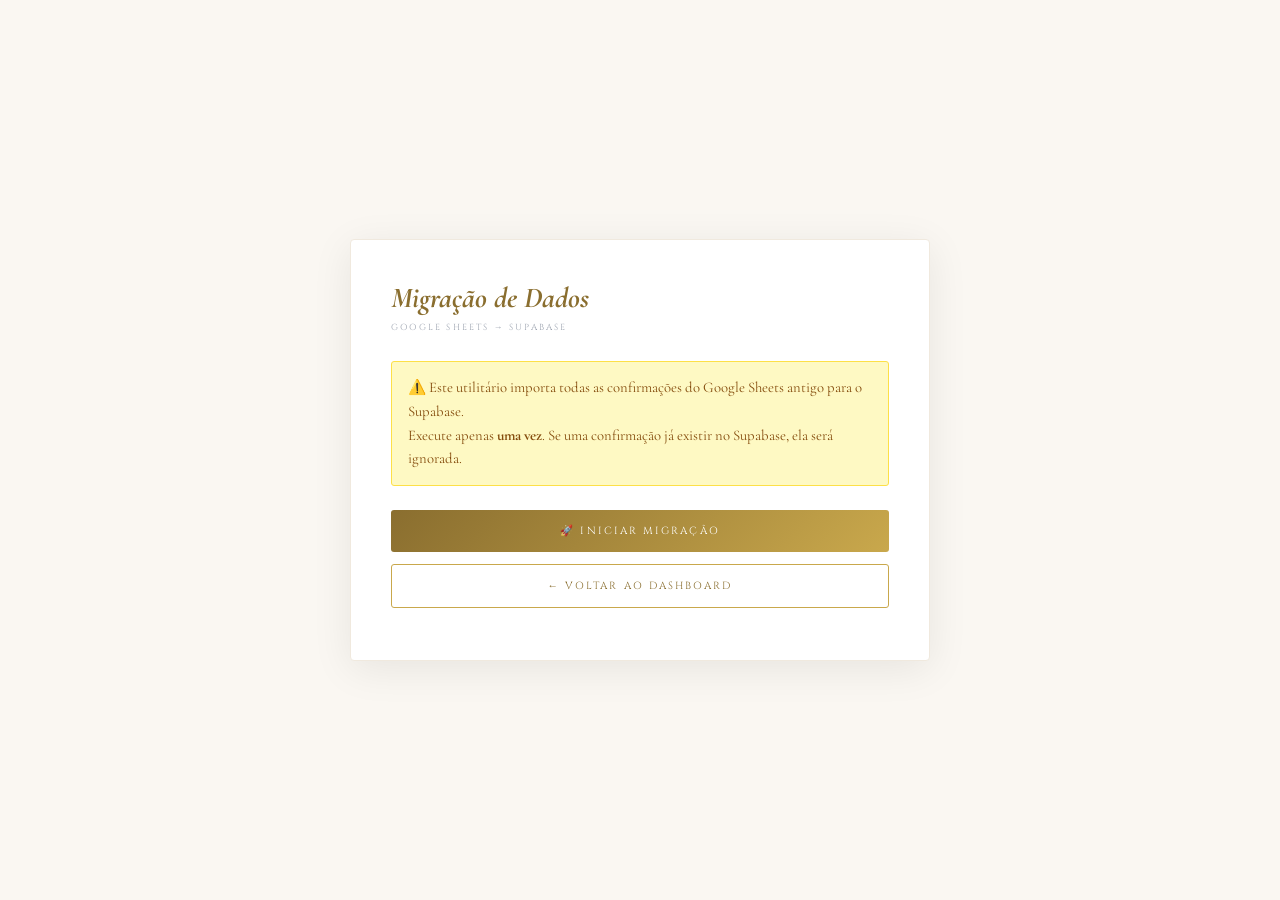
<file: migrar.html>
<!DOCTYPE html>
<html lang="pt-BR">
<head>
<meta charset="UTF-8">
<meta name="viewport" content="width=device-width, initial-scale=1.0">
<title>Migração — Isabella & Samuel</title>
<link href="https://fonts.googleapis.com/css2?family=Cormorant+Garamond:ital,wght@0,400;1,400&family=Cinzel:wght@400;600&display=swap" rel="stylesheet">
<style>
  :root {
    --gold: #c9a84c;
    --gold-dark: #8a6e2f;
    --dark: #1a1610;
  }
  * { margin:0; padding:0; box-sizing:border-box; }
  body {
    font-family: 'Cormorant Garamond', serif;
    background: #faf7f2; color: #1f2937;
    min-height: 100vh; display: flex;
    align-items: center; justify-content: center;
    padding: 24px;
  }
  .card {
    background: #fff; border: 1px solid #f0e9de;
    border-radius: 4px; padding: 40px;
    width: 100%; max-width: 580px;
    box-shadow: 0 8px 40px rgba(0,0,0,0.08);
  }
  h1 {
    font-family: 'Cormorant Garamond', serif;
    font-size: 1.8rem; font-style: italic;
    color: var(--gold-dark); margin-bottom: 6px;
  }
  .sub {
    font-family: 'Cinzel', serif; font-size: 0.55rem;
    letter-spacing: 0.25em; text-transform: uppercase;
    color: #9ca3af; margin-bottom: 28px;
  }
  .info-box {
    background: #fef9c3; border: 1px solid #fde047;
    border-radius: 3px; padding: 14px 16px;
    font-size: 0.92rem; color: #854d0e; margin-bottom: 24px;
    line-height: 1.6;
  }
  .btn {
    display: block; width: 100%; padding: 14px;
    background: linear-gradient(135deg, var(--gold-dark), var(--gold));
    color: #fff; border: none; border-radius: 3px;
    font-family: 'Cinzel', serif; font-size: 0.65rem;
    letter-spacing: 0.2em; text-transform: uppercase;
    cursor: pointer; transition: opacity 0.2s; margin-bottom: 12px;
  }
  .btn:hover { opacity: 0.9; }
  .btn:disabled { opacity: 0.45; cursor: not-allowed; }

  #log {
    margin-top: 24px;
    border: 1px solid #f0e9de; border-radius: 3px;
    padding: 16px; background: #faf7f2;
    max-height: 320px; overflow-y: auto;
    display: none;
  }
  .log-item {
    font-size: 0.88rem; padding: 4px 0;
    border-bottom: 1px solid #f0e9de; line-height: 1.5;
  }
  .log-item:last-child { border-bottom: none; }
  .log-ok      { color: #166534; }
  .log-skip    { color: #9ca3af; }
  .log-error   { color: #dc2626; }
  .log-info    { color: var(--gold-dark); font-weight: 600; }

  #summary {
    display: none; margin-top: 20px;
    padding: 16px; border-radius: 3px;
    border: 1px solid #bbf7d0; background: #f0fdf4;
    font-size: 1rem; color: #166534; text-align: center;
    line-height: 1.8;
  }
</style>
</head>
<body>
<div class="card">
  <h1>Migração de Dados</h1>
  <div class="sub">Google Sheets → Supabase</div>

  <div class="info-box">
    ⚠️ Este utilitário importa todas as confirmações do Google Sheets antigo para o Supabase.<br>
    Execute apenas <strong>uma vez</strong>. Se uma confirmação já existir no Supabase, ela será ignorada.
  </div>

  <button class="btn" id="btn-migrate" onclick="startMigration()">
    🚀 Iniciar Migração
  </button>
  <button class="btn" onclick="window.location='dashboard.html'"
          style="background:transparent;color:var(--gold-dark);border:1.5px solid var(--gold)">
    ← Voltar ao Dashboard
  </button>

  <div id="log"></div>
  <div id="summary"></div>
</div>

<script src="js/supabase.js"></script>
<script>
const CSV_URL = 'https://docs.google.com/spreadsheets/d/e/2PACX-1vQTHH5AkxiI7BgeUmE5Ffak93MlxE1AAQ5vFUSihYzSUjof-FOswtLxtgG2caRTIh2vF2PajarI_stG/pub?gid=822960724&single=true&output=csv';

let stats = { ok: 0, skip: 0, error: 0 };

function log(msg, type = 'ok') {
  const el = document.getElementById('log');
  el.style.display = 'block';
  const div = document.createElement('div');
  div.className = `log-item log-${type}`;
  div.textContent = msg;
  el.appendChild(div);
  el.scrollTop = el.scrollHeight;
}

async function startMigration() {
  const btn = document.getElementById('btn-migrate');
  btn.disabled = true;
  btn.textContent = 'Migrando…';
  stats = { ok: 0, skip: 0, error: 0 };

  log('Buscando dados do Google Sheets…', 'info');

  let rows;
  try {
    const res  = await fetch(CSV_URL + '&t=' + Date.now());
    const text = await res.text();
    rows = parseCSV(text);
    log(`✓ ${rows.length} registros encontrados no Sheets.`, 'info');
  } catch(e) {
    log('✕ Erro ao buscar o CSV: ' + e.message, 'error');
    btn.disabled = false; btn.textContent = '🚀 Tentar novamente';
    return;
  }

  // Busca o que já existe no Supabase para não duplicar
  log('Verificando registros existentes no Supabase…', 'info');
  let existing = [];
  try {
    existing = await window.SB.sbSelect('confirmacoes') || [];
  } catch(e) { /* tabela vazia, tudo bem */ }

  const existingKeys = new Set(existing.map(r => `${r.grupo_id}||${r.nome}`));
  log(`Supabase já tem ${existing.length} registros.`, 'info');

  // Importa linha por linha
  log('Iniciando importação…', 'info');
  for (const row of rows) {
    const key = `${row.grupoId}||${row.nome}`;
    if (existingKeys.has(key)) {
      log(`↷ Ignorado (já existe): ${row.nome}`, 'skip');
      stats.skip++;
      continue;
    }
    try {
      await window.SB.sbInsert('confirmacoes', {
        grupo_id:             row.grupoId,
        nome:                 row.nome,
        status:               row.status,
        primeira_confirmacao: row.primeiraConf || new Date().toISOString(),
        ultima_atualizacao:   row.ultimaAtt    || new Date().toISOString(),
        editado:              row.editado === 'Sim'
      });
      log(`✓ Importado: ${row.nome} → ${row.status}`, 'ok');
      stats.ok++;
    } catch(e) {
      log(`✕ Erro em ${row.nome}: ${e.message}`, 'error');
      stats.error++;
    }
  }

  // Resumo
  document.getElementById('summary').style.display = 'block';
  document.getElementById('summary').innerHTML =
    `✅ Migração concluída!<br>
     <strong>${stats.ok}</strong> importados &nbsp;·&nbsp;
     <strong>${stats.skip}</strong> ignorados (já existiam) &nbsp;·&nbsp;
     <strong>${stats.error}</strong> erros`;

  btn.textContent = '✓ Concluído';
  log('─── Migração finalizada ───', 'info');
}

function parseCSV(text) {
  const lines = text.trim().split('\n').slice(1);
  return lines.map(line => {
    // Handle quoted commas
    const cols = line.match(/(".*?"|[^,]+)(?=,|$)/g) || line.split(',');
    const clean = cols.map(c => c.replace(/^"|"$/g,'').trim());
    return {
      grupoId:      clean[0] || '',
      nome:         clean[1] || '',
      status:       clean[2] || 'Pendente',
      primeiraConf: clean[3] || '',
      ultimaAtt:    clean[4] || '',
      editado:      clean[5] || 'Não'
    };
  }).filter(r => r.nome && r.grupoId);
}
</script>
</body>
</html>
</file>
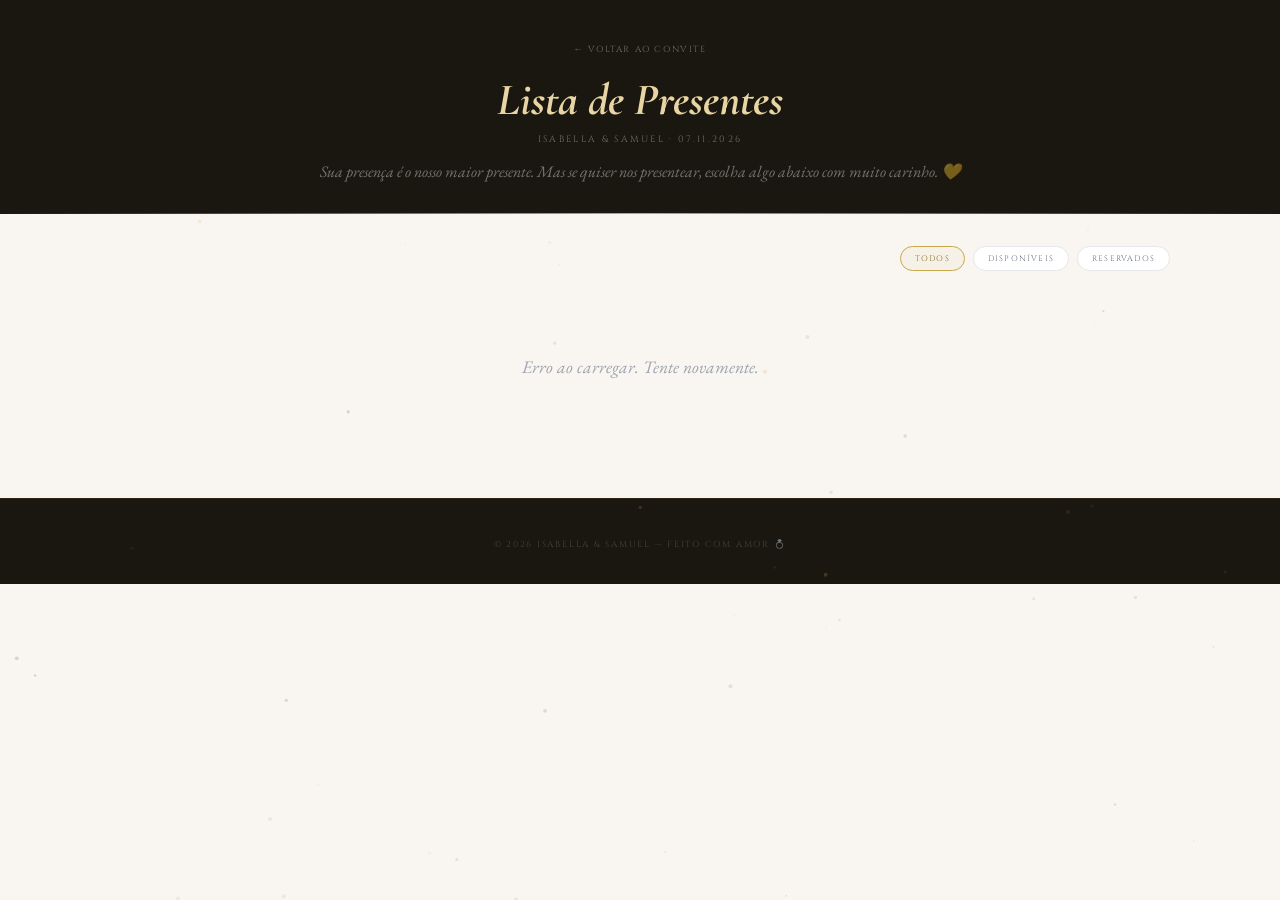
<file: presentes.html>
<!DOCTYPE html>
<html lang="pt-BR">
<head>
<meta charset="UTF-8">
<meta name="viewport" content="width=device-width, initial-scale=1.0">
<title>Lista de Presentes — Isabella & Samuel 💍</title>
<link rel="icon" href="data:image/svg+xml,<svg xmlns='http://www.w3.org/2000/svg' viewBox='0 0 32 32'><text y='26' font-size='26'>💍</text></svg>">
<link href="https://fonts.googleapis.com/css2?family=Cormorant+Garamond:ital,wght@0,300;0,400;0,600;1,300;1,400;1,600&family=Cinzel:wght@400;500;600&family=EB+Garamond:ital,wght@0,400;0,500;1,400&display=swap" rel="stylesheet">
<link rel="stylesheet" href="css/styles.css">
<style>
:root {
  --gold: #c9a84c; --gold-light: #e8d5a3; --gold-dark: #8a6e2f;
  --olive-light: #6b7560; --cream: #faf7f2; --dark: #1a1610;
}
body { background: #f9f5f0; color: #1f2937; }

/* ── HEADER ── */
.page-header {
  background: var(--dark); padding: 36px 24px 32px; text-align: center;
  position: relative;
}
.page-header::after {
  content: ''; position: absolute; bottom: 0; left: 0; right: 0; height: 1px;
  background: linear-gradient(90deg, transparent, var(--gold), transparent);
}
.back-link {
  display: inline-flex; align-items: center; gap: 6px;
  font-family: 'Cinzel', serif; font-size: 0.55rem; letter-spacing: 0.18em;
  text-transform: uppercase; color: var(--olive-light); margin-bottom: 18px;
  transition: color 0.2s;
}
.back-link:hover { color: var(--gold); }
.page-title {
  font-family: 'Cormorant Garamond', serif; font-size: clamp(1.8rem,5vw,2.8rem);
  font-style: italic; color: var(--gold-light); margin-bottom: 6px;
}
.page-sub {
  font-family: 'Cinzel', serif; font-size: 0.58rem;
  letter-spacing: 0.25em; text-transform: uppercase; color: var(--olive-light);
}
.page-note {
  margin-top: 16px; font-family: 'EB Garamond', serif;
  font-size: 1rem; color: rgba(255,255,255,0.4); font-style: italic;
}

/* ── STATUS BANNER ── */
.status-banner {
  display: none; padding: 16px 24px; text-align: center;
  font-family: 'EB Garamond', serif; font-size: 1.05rem;
}
.status-banner.sucesso { background: #f0fdf4; color: #166534; border-bottom: 1px solid #bbf7d0; }
.status-banner.erro    { background: #fef2f2; color: #991b1b; border-bottom: 1px solid #fecaca; }
.status-banner.pendente{ background: #fefce8; color: #854d0e; border-bottom: 1px solid #fde68a; }

/* ── FEED ── */
.feed-container { max-width: 1100px; margin: 0 auto; padding: 32px 20px 60px; }
.feed-header {
  display: flex; align-items: center; justify-content: space-between;
  margin-bottom: 24px; flex-wrap: wrap; gap: 12px;
}
.feed-count {
  font-family: 'Cinzel', serif; font-size: 0.55rem;
  letter-spacing: 0.2em; text-transform: uppercase; color: #9ca3af;
}
.feed-filter { display: flex; gap: 8px; }
.filter-pill {
  padding: 6px 14px; border-radius: 20px; border: 1px solid #e5e7eb;
  font-family: 'Cinzel', serif; font-size: 0.5rem; letter-spacing: 0.15em;
  text-transform: uppercase; color: #6b7280; background: #fff; cursor: pointer;
  transition: all 0.2s;
}
.filter-pill.active, .filter-pill:hover {
  border-color: var(--gold); color: var(--gold-dark); background: rgba(201,168,76,0.06);
}

/* ── GRID ── */
.gifts-grid {
  display: grid;
  grid-template-columns: repeat(auto-fill, minmax(240px, 1fr));
  gap: 20px;
}

/* ── GIFT CARD ── */
.gift-card {
  background: #fff; border: 1px solid #f0e9de; border-radius: 3px;
  overflow: hidden; cursor: pointer;
  transition: transform 0.25s, box-shadow 0.25s;
  display: flex; flex-direction: column;
  position: relative;
}
.gift-card:hover { transform: translateY(-3px); box-shadow: 0 8px 32px rgba(0,0,0,0.1); }

/* Badge reservado */
.gift-badge {
  position: absolute; top: 12px; left: 12px; z-index: 2;
  padding: 4px 10px; border-radius: 20px;
  font-family: 'Cinzel', serif; font-size: 0.48rem;
  letter-spacing: 0.12em; text-transform: uppercase;
}
.gift-badge.reservado { background: #166534; color: #fff; }
.gift-badge.pendente  { background: #854d0e; color: #fff; }

.gift-img {
  width: 100%; height: 200px; overflow: hidden; position: relative;
  background: #f9f5f0; display: flex; align-items: center; justify-content: center;
  font-size: 3rem; color: #d1c9bd; flex-shrink: 0;
}
.gift-img img {
  width: 100%; height: 100%; object-fit: cover;
  transition: transform 0.4s;
}
.gift-card:hover .gift-img img { transform: scale(1.04); }

/* Overlay reservado */
.gift-img .overlay-reservado {
  position: absolute; inset: 0;
  background: rgba(10,8,5,0.5);
  display: flex; align-items: center; justify-content: center;
}
.overlay-reservado span {
  font-family: 'Cinzel', serif; font-size: 0.7rem;
  letter-spacing: 0.25em; text-transform: uppercase;
  color: #fff; border: 1px solid rgba(255,255,255,0.5);
  padding: 8px 16px; border-radius: 2px;
}

.gift-body { padding: 16px; flex: 1; }
.gift-title {
  font-family: 'Cormorant Garamond', serif; font-size: 1.1rem;
  color: #1f2937; margin-bottom: 4px; line-height: 1.3;
}
.gift-desc {
  font-family: 'EB Garamond', serif; font-size: 0.9rem;
  color: #4b5563; line-height: 1.5; margin-bottom: 10px;
  display: -webkit-box; -webkit-line-clamp: 2; -webkit-box-orient: vertical;
  overflow: hidden;
}
.gift-price {
  font-family: 'Cormorant Garamond', serif; font-size: 1.25rem;
  color: var(--gold-dark); font-weight: 600;
}
.gift-action {
  padding: 12px 16px; border-top: 1px solid #f0e9de;
}
.gift-btn {
  display: block; width: 100%; padding: 11px;
  background: linear-gradient(135deg, var(--gold-dark), var(--gold));
  color: #fff; border: none; border-radius: 2px;
  font-family: 'Cinzel', serif; font-size: 0.6rem; letter-spacing: 0.18em;
  text-transform: uppercase; cursor: pointer; transition: opacity 0.2s;
}
.gift-btn:hover { opacity: 0.9; }
.gift-btn.reservado {
  background: #f3f4f6; color: #9ca3af; cursor: not-allowed;
}

/* ── POPUP PRESENTE ── */
.popup-overlay {
  position: fixed; inset: 0; z-index: 1000;
  background: rgba(0,0,0,0.5); backdrop-filter: blur(4px);
  display: flex; align-items: center; justify-content: center;
  padding: 20px; opacity: 0; pointer-events: none; transition: opacity 0.25s;
}
.popup-overlay.open { opacity: 1; pointer-events: all; }

.popup {
  background: #fff; border-radius: 4px; width: 100%; max-width: 680px;
  max-height: 92vh; overflow-y: auto;
  transform: translateY(16px); transition: transform 0.3s; position: relative;
  box-shadow: 0 20px 60px rgba(0,0,0,0.2);
}
.popup-overlay.open .popup { transform: translateY(0); }

.popup-close {
  position: absolute; top: 14px; right: 16px; z-index: 10;
  background: rgba(255,255,255,0.9); border: none; cursor: pointer;
  width: 32px; height: 32px; border-radius: 50%;
  font-size: 1rem; color: #6b7280; transition: all 0.2s;
  display: flex; align-items: center; justify-content: center;
}
.popup-close:hover { background: #f3f4f6; color: #1f2937; }

/* Fotos do popup */
.popup-gallery {
  position: relative; height: 300px; background: #f9f5f0;
  overflow: hidden;
}
.gallery-main {
  width: 100%; height: 100%; object-fit: cover;
  display: flex; align-items: center; justify-content: center;
  font-size: 4rem; color: #d1c9bd;
}
.gallery-main img { width: 100%; height: 100%; object-fit: cover; }
.gallery-thumbs {
  position: absolute; bottom: 12px; left: 50%; transform: translateX(-50%);
  display: flex; gap: 6px;
}
.gallery-thumb {
  width: 44px; height: 44px; border-radius: 2px; overflow: hidden;
  border: 2px solid transparent; cursor: pointer; transition: border-color 0.2s;
  flex-shrink: 0;
}
.gallery-thumb.active { border-color: var(--gold); }
.gallery-thumb img { width: 100%; height: 100%; object-fit: cover; }

.popup-content { padding: 24px 28px 28px; }
.popup-title {
  font-family: 'Cormorant Garamond', serif; font-size: 1.6rem;
  color: #1f2937; margin-bottom: 6px; line-height: 1.2;
}
.popup-price {
  font-family: 'Cormorant Garamond', serif; font-size: 1.8rem;
  color: var(--gold-dark); font-weight: 600; margin-bottom: 14px;
}
.popup-desc {
  font-family: 'EB Garamond', serif; font-size: 1rem;
  color: #374151; line-height: 1.7; margin-bottom: 24px;
}

/* Reservado banner no popup */
.popup-reservado {
  display: none; padding: 14px 16px; background: #f0fdf4;
  border: 1px solid #bbf7d0; border-radius: 3px; margin-bottom: 20px;
}
.popup-reservado p {
  font-family: 'EB Garamond', serif; font-size: 1rem;
  color: #166534; line-height: 1.5;
}
.popup-reservado strong { font-weight: 600; }

/* Form de reserva */
.reserve-form { display: flex; flex-direction: column; gap: 14px; }
.reserve-form label {
  font-family: 'Cinzel', serif; font-size: 0.55rem;
  letter-spacing: 0.18em; text-transform: uppercase; color: #374151;
  display: block; margin-bottom: 6px;
}
.reserve-form input, .reserve-form textarea {
  width: 100%; padding: 11px 14px;
  border: 1.5px solid #e5e7eb; border-radius: 3px;
  font-family: 'EB Garamond', serif; font-size: 1rem; color: #1f2937;
  outline: none; transition: border-color 0.2s; background: #fff;
}
.reserve-form input:focus, .reserve-form textarea:focus { border-color: var(--gold); }
.reserve-form textarea { resize: none; height: 80px; }
.anon-label {
  display: flex; align-items: center; gap: 8px; cursor: pointer;
  font-family: 'EB Garamond', serif; font-size: 0.95rem; color: #374151;
}

.reserve-btn {
  width: 100%; padding: 14px;
  background: linear-gradient(135deg, var(--gold-dark), var(--gold));
  color: #fff; border: none; border-radius: 3px;
  font-family: 'Cinzel', serif; font-size: 0.65rem;
  letter-spacing: 0.2em; text-transform: uppercase;
  cursor: pointer; transition: opacity 0.2s;
  display: flex; align-items: center; justify-content: center; gap: 10px;
}
.reserve-btn:hover { opacity: 0.9; }
.reserve-btn:disabled { opacity: 0.5; cursor: not-allowed; }
.reserve-btn .spinner-sm {
  width: 16px; height: 16px; border-radius: 50%;
  border: 2px solid rgba(255,255,255,0.4); border-top-color: #fff;
  animation: spin 0.8s linear infinite; display: none;
}
.reserve-btn.loading .spinner-sm { display: block; }
.reserve-btn.loading span { display: none; }

.mp-note {
  text-align: center; font-family: 'EB Garamond', serif;
  font-size: 0.85rem; color: #6b7280; font-style: italic;
  margin-top: 8px;
}

/* ── EMPTY STATE ── */
.empty-state {
  grid-column: 1/-1; text-align: center; padding: 60px 20px;
  color: #9ca3af; font-family: 'EB Garamond', serif;
  font-size: 1.1rem; font-style: italic;
}

/* ── FOOTER ── */
.site-footer {
  background: var(--dark); padding: 32px 20px; text-align: center;
  border-top: 1px solid rgba(201,168,76,0.1);
}
.site-footer small {
  font-family: 'Cinzel', serif; font-size: 0.55rem;
  letter-spacing: 0.2em; color: var(--olive-light); opacity: 0.5; text-transform: uppercase;
}

/* ── LOADING SKELETON ── */
.skeleton {
  background: linear-gradient(90deg, #f0e9de 25%, #faf7f2 50%, #f0e9de 75%);
  background-size: 200% 100%; animation: shimmer 1.5s infinite;
  border-radius: 3px;
}
@keyframes shimmer { 0%{background-position:200% 0} 100%{background-position:-200% 0} }
.skeleton-card { background: #fff; border: 1px solid #f0e9de; border-radius: 3px; overflow: hidden; }
.skeleton-img  { height: 200px; }
.skeleton-body { padding: 16px; display: flex; flex-direction: column; gap: 8px; }
.skeleton-line { height: 14px; }
.skeleton-line.short { width: 60%; }
.skeleton-line.price { height: 20px; width: 40%; margin-top: 4px; }

@media (max-width: 600px) {
  .gifts-grid { grid-template-columns: repeat(2, 1fr); gap: 12px; }
  .gift-img { height: 150px; }
  .popup-gallery { height: 220px; }
  .popup-content { padding: 18px 20px 24px; }
}
@media (max-width: 380px) {
  .gifts-grid { grid-template-columns: 1fr; }
}
</style>
</head>
<body>

<!-- ══ HEADER ════════════════════════════════════════════════════ -->
<header class="page-header">
  <a class="back-link" href="index.html">← voltar ao convite</a>
  <h1 class="page-title">Lista de Presentes</h1>
  <p class="page-sub">Isabella &amp; Samuel · 07.11.2026</p>
  <p class="page-note">Sua presença é o nosso maior presente. Mas se quiser nos presentear, escolha algo abaixo com muito carinho. 💛</p>
</header>

<!-- ══ STATUS BANNER ══════════════════════════════════════════════ -->
<div class="status-banner" id="status-banner"></div>

<!-- ══ FEED ══════════════════════════════════════════════════════ -->
<div class="feed-container">
  <div class="feed-header">
    <span class="feed-count" id="feed-count"></span>
    <div class="feed-filter">
      <button class="filter-pill active" data-filter="todos" onclick="setFilter(this)">Todos</button>
      <button class="filter-pill" data-filter="disponivel" onclick="setFilter(this)">Disponíveis</button>
      <button class="filter-pill" data-filter="reservado" onclick="setFilter(this)">Reservados</button>
    </div>
  </div>

  <div class="gifts-grid" id="gifts-grid">
    <!-- Skeletons enquanto carrega -->
    ${[1,2,3,4,5,6].map(() => `
    <div class="skeleton-card">
      <div class="skeleton skeleton-img"></div>
      <div class="skeleton-body">
        <div class="skeleton skeleton-line"></div>
        <div class="skeleton skeleton-line short"></div>
        <div class="skeleton skeleton-line price"></div>
      </div>
    </div>`).join('')}
  </div>
</div>

<!-- ══ POPUP PRESENTE ═════════════════════════════════════════════ -->
<div class="popup-overlay" id="popup-overlay" onclick="handleOverlayClick(event)">
  <div class="popup" id="popup">
    <button class="popup-close" onclick="closePopup()">✕</button>

    <!-- Galeria -->
    <div class="popup-gallery" id="popup-gallery">
      <div class="gallery-main" id="gallery-main">🎁</div>
      <div class="gallery-thumbs" id="gallery-thumbs"></div>
    </div>

    <div class="popup-content">
      <div class="popup-title" id="popup-title"></div>
      <div class="popup-price" id="popup-price"></div>
      <div class="popup-desc"  id="popup-desc"></div>

      <!-- Banner quando já reservado -->
      <div class="popup-reservado" id="popup-reservado">
        <p>💚 Este presente já foi reservado por <strong id="reservado-por"></strong>. Obrigados pelo carinho!</p>
      </div>

      <!-- Form de reserva -->
      <div class="reserve-form" id="reserve-form">
        <div id="anon-section">
          <label class="anon-label">
            <input type="checkbox" id="check-anon" onchange="toggleAnon(this)">
            Quero presentear anonimamente
          </label>
        </div>

        <div id="name-section">
          <div class="form-group">
            <label>Seu nome</label>
            <input type="text" id="input-nome" placeholder="Como quer ser identificado(a)">
          </div>
          <div class="form-group">
            <label>Mensagem para os noivos (opcional)</label>
            <textarea id="input-mensagem" placeholder="Deixe uma mensagem especial…"></textarea>
          </div>
        </div>

        <button class="reserve-btn" id="reserve-btn" onclick="reservarPresente()">
          <div class="spinner-sm"></div>
          <span>💛 Reservar e pagar</span>
        </button>
        <p class="mp-note">Você será redirecionado(a) ao Mercado Pago para concluir o pagamento com PIX, cartão ou boleto.</p>
      </div>

    </div>
  </div>
</div>

<!-- ══ FOOTER ════════════════════════════════════════════════════ -->
<footer class="site-footer">
  <small>© 2026 Isabella &amp; Samuel — feito com amor 💍</small>
</footer>

<!-- ══ SCRIPTS ═══════════════════════════════════════════════════ -->
<script src="js/supabase.js"></script>
<script>
const EDGE_URL = 'https://buqaljroqudziitboxdi.supabase.co/functions/v1/mp-create-preference';

let allPresentes = [];
let allReservas  = {};
let currentPresente = null;
let currentFilter = 'todos';

/* ── INIT ── */
document.addEventListener('DOMContentLoaded', () => {
  checkStatusParam();
  loadPresentes();
});

/* ── STATUS DA URL ── */
function checkStatusParam() {
  const params = new URLSearchParams(location.search);
  const status  = params.get('status');
  const reserva = params.get('reserva');
  const banner  = document.getElementById('status-banner');

  // Remove parâmetros da URL sem recarregar
  if (status) {
    const cleanUrl = location.pathname;
    window.history.replaceState({}, '', cleanUrl);
  }

  if (!status || status === 'undefined') return;

  const msgs = {
    sucesso:  '💚 Muito obrigados! Seu presente foi confirmado com sucesso!',
    erro:     '❌ Houve um problema no pagamento. Tente novamente.',
    pendente: '⏳ Pagamento pendente. Assim que confirmado, o presente será marcado como reservado.'
  };

  if (msgs[status]) {
    banner.textContent = msgs[status];
    banner.className = `status-banner ${status}`;
    banner.style.display = 'block';
    window.scrollTo({ top: 0, behavior: 'smooth' });
  }
}

/* ── LOAD PRESENTES ── */
async function loadPresentes() {
  try {
    const { sbSelect } = window.SB;
    const [presentes, reservas] = await Promise.all([
      sbSelect('presentes', 'order=ordem.asc'),
      sbSelect('reservas', 'status=eq.pago')
    ]);

    allPresentes = presentes || [];
    allReservas  = {};
    (reservas || []).forEach(r => { allReservas[r.presente_id] = r; });

    renderGrid();
  } catch(e) {
    document.getElementById('gifts-grid').innerHTML =
      '<div class="empty-state">Erro ao carregar. Tente novamente.</div>';
  }
}

/* ── RENDER GRID ── */
function renderGrid() {
  const grid = document.getElementById('gifts-grid');
  const filtered = allPresentes.filter(p => {
    if (currentFilter === 'disponivel') return !allReservas[p.id];
    if (currentFilter === 'reservado')  return  allReservas[p.id];
    return true;
  });

  document.getElementById('feed-count').textContent =
    `${filtered.length} ${filtered.length === 1 ? 'presente' : 'presentes'}`;

  if (!filtered.length) {
    grid.innerHTML = '<div class="empty-state">Nenhum presente encontrado.</div>';
    return;
  }

  grid.innerHTML = filtered.map(p => {
    const reserva  = allReservas[p.id];
    const reservado = !!reserva;
    const imagens  = [p.imagem_url, ...(p.imagens || [])].filter(Boolean);
    const imgHtml  = imagens[0]
      ? `<img src="${imagens[0]}" alt="${p.titulo}" onerror="this.style.display='none'">`
      : '🎁';

    return `
    <div class="gift-card" onclick="openPopup('${p.id}')">
      ${reservado ? `<div class="gift-badge reservado">Reservado ✓</div>` : ''}
      <div class="gift-img">
        ${imgHtml}
        ${reservado ? `<div class="overlay-reservado"><span>Reservado</span></div>` : ''}
      </div>
      <div class="gift-body">
        <div class="gift-title">${p.titulo}</div>
        ${p.descricao ? `<div class="gift-desc">${p.descricao}</div>` : ''}
        ${p.preco ? `<div class="gift-price">R$ ${Number(p.preco).toFixed(2).replace('.',',')}</div>` : ''}
      </div>
      <div class="gift-action">
        <button class="gift-btn ${reservado ? 'reservado' : ''}" onclick="event.stopPropagation(); openPopup('${p.id}')">
          ${reservado ? '✓ Reservado' : '💛 Reservar Presente'}
        </button>
      </div>
    </div>`;
  }).join('');
}

/* ── FILTER ── */
function setFilter(btn) {
  document.querySelectorAll('.filter-pill').forEach(b => b.classList.remove('active'));
  btn.classList.add('active');
  currentFilter = btn.dataset.filter;
  renderGrid();
}

/* ── POPUP ── */
function openPopup(id) {
  const p = allPresentes.find(x => x.id === id);
  if (!p) return;
  currentPresente = p;

  const reserva   = allReservas[id];
  const reservado = !!reserva;
  const imagens   = [p.imagem_url, ...(p.imagens || [])].filter(Boolean);

  // Título e preço
  document.getElementById('popup-title').textContent = p.titulo;
  document.getElementById('popup-price').textContent = p.preco
    ? `R$ ${Number(p.preco).toFixed(2).replace('.',',')}` : '';
  document.getElementById('popup-desc').textContent = p.descricao || '';

  // Galeria
  const main   = document.getElementById('gallery-main');
  const thumbs = document.getElementById('gallery-thumbs');
  if (imagens.length) {
    main.innerHTML = `<img src="${imagens[0]}" alt="${p.titulo}" onerror="this.parentElement.innerHTML='🎁'">`;
    thumbs.innerHTML = imagens.length > 1
      ? imagens.map((img, i) => `
        <div class="gallery-thumb ${i===0?'active':''}" onclick="switchPhoto('${img}', this)">
          <img src="${img}" alt="" onerror="this.parentElement.style.display='none'">
        </div>`).join('')
      : '';
  } else {
    main.innerHTML = '🎁';
    thumbs.innerHTML = '';
  }

  // Estado reservado
  const bannerEl = document.getElementById('popup-reservado');
  const formEl   = document.getElementById('reserve-form');
  if (reservado) {
    document.getElementById('reservado-por').textContent = reserva.nome || 'alguém especial';
    bannerEl.style.display = 'block';
    formEl.style.display   = 'none';
  } else {
    bannerEl.style.display = 'none';
    formEl.style.display   = 'flex';
    document.getElementById('input-nome').value      = '';
    document.getElementById('input-mensagem').value  = '';
    document.getElementById('check-anon').checked    = false;
    document.getElementById('name-section').style.display = 'flex';
    resetBtn();
  }

  document.getElementById('popup-overlay').classList.add('open');
  document.body.style.overflow = 'hidden';
}

function closePopup() {
  document.getElementById('popup-overlay').classList.remove('open');
  document.body.style.overflow = '';
}

function handleOverlayClick(e) {
  if (e.target === document.getElementById('popup-overlay')) closePopup();
}

function switchPhoto(src, thumb) {
  document.getElementById('gallery-main').innerHTML =
    `<img src="${src}" alt="" onerror="this.parentElement.innerHTML='🎁'">`;
  document.querySelectorAll('.gallery-thumb').forEach(t => t.classList.remove('active'));
  thumb.classList.add('active');
}

function toggleAnon(cb) {
  document.getElementById('name-section').style.display = cb.checked ? 'none' : 'flex';
}

document.addEventListener('keydown', e => {
  if (e.key === 'Escape') closePopup();
});

/* ── RESERVAR ── */
async function reservarPresente() {
  if (!currentPresente) return;

  const anon  = document.getElementById('check-anon').checked;
  const nome  = anon ? null : document.getElementById('input-nome').value.trim();
  const msg   = document.getElementById('input-mensagem').value.trim();

  const btn = document.getElementById('reserve-btn');
  btn.disabled = true;
  btn.classList.add('loading');

  try {
    const res = await fetch(EDGE_URL, {
      method: 'POST',
      headers: { 'Content-Type': 'application/json' },
      body: JSON.stringify({
        presente_id: currentPresente.id,
        nome: nome || null,
        mensagem: msg || null
      })
    });

    const data = await res.json();

    if (data.error) {
      if (data.error.includes('reservado')) {
        alert('Este presente acabou de ser reservado por outra pessoa! Por favor escolha outro.');
        closePopup();
        loadPresentes();
        return;
      }
      throw new Error(data.error);
    }

    // Redireciona para o Mercado Pago
    if (data.init_point) {
      window.location.href = data.init_point;
    } else {
      throw new Error('Link de pagamento não gerado');
    }

  } catch(e) {
    alert('Erro ao processar. Tente novamente.');
    console.error(e);
    resetBtn();
  }
}

function resetBtn() {
  const btn = document.getElementById('reserve-btn');
  btn.disabled = false;
  btn.classList.remove('loading');
}
</script>

<script src="js/ambient.js"></script>
</body>
</html>
</file>
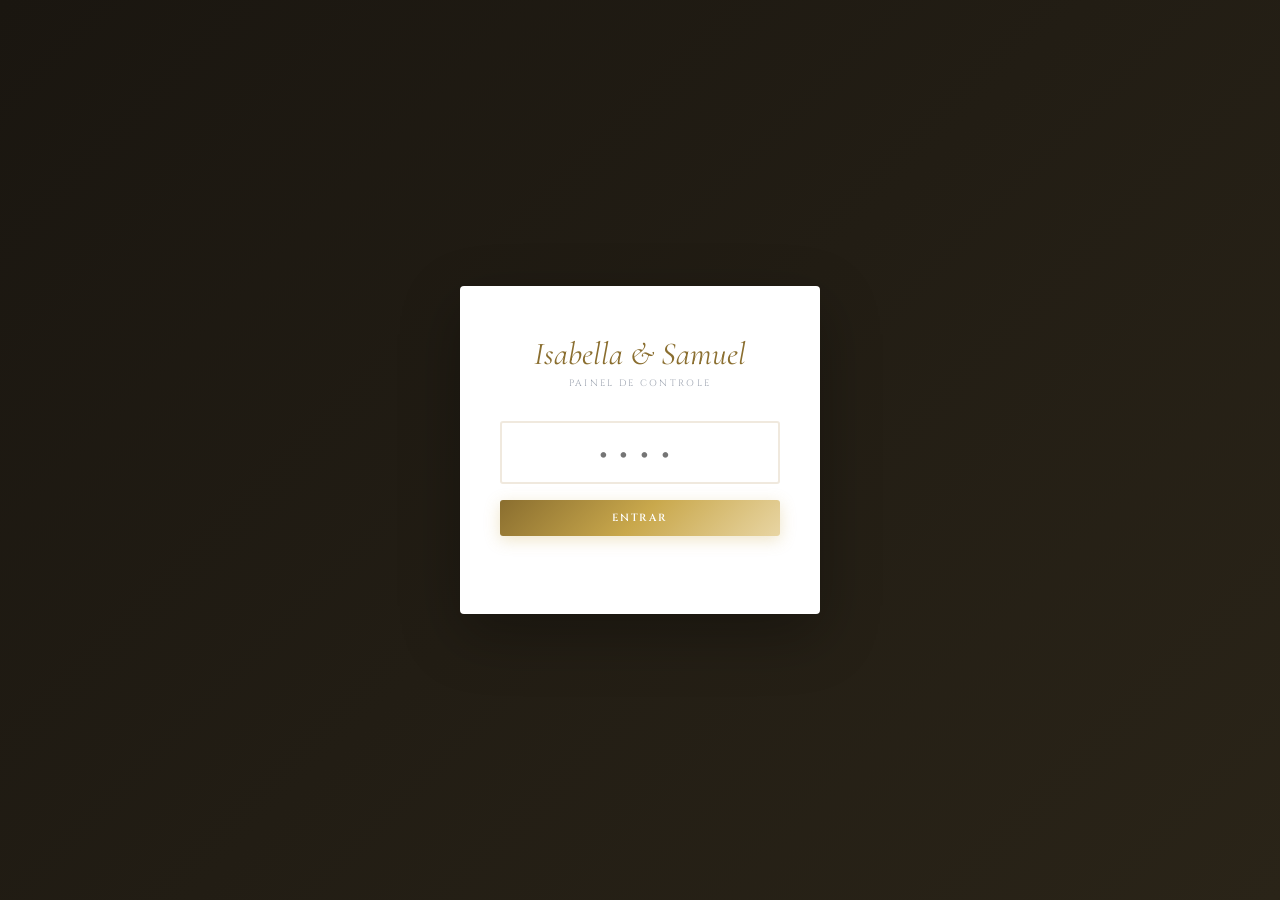
<file: CASAMENTO 2/dashboard.html>
<!DOCTYPE html>
<html lang="pt-BR">
<head>
<meta charset="UTF-8">
<meta name="viewport" content="width=device-width, initial-scale=1.0">
<title>Dashboard — Isabella & Samuel 💍</title>
<link rel="icon" href="data:image/svg+xml,<svg xmlns='http://www.w3.org/2000/svg' viewBox='0 0 32 32'><text y='26' font-size='26'>💍</text></svg>">
<link href="https://fonts.googleapis.com/css2?family=Cormorant+Garamond:ital,wght@0,300;0,400;0,600;1,300;1,400&family=Cinzel:wght@400;500;600&family=EB+Garamond:ital,wght@0,400;0,500;1,400&display=swap" rel="stylesheet">
<link rel="stylesheet" href="css/styles.css">
<style>
/* ── DASHBOARD LAYOUT ── */
body { background:#f9f5f0; color:#1f2937; }

/* LOGIN */
#login-screen {
  min-height:100vh; display:flex; align-items:center; justify-content:center;
  background:linear-gradient(135deg,var(--dark) 0%,var(--dark-mid) 100%);
}
.login-card {
  background:#fff; border-radius:4px; padding:48px 40px;
  width:100%; max-width:360px; text-align:center;
  box-shadow:0 20px 60px rgba(0,0,0,0.3);
}
.login-title {
  font-family:var(--font-serif); font-size:2rem; font-style:italic;
  color:var(--gold-dark); margin-bottom:4px;
}
.login-sub {
  font-family:var(--font-display); font-size:0.58rem;
  letter-spacing:0.25em; color:#9ca3af; text-transform:uppercase;
  margin-bottom:32px;
}
.login-input {
  width:100%; padding:12px 16px; text-align:center;
  font-size:1.8rem; letter-spacing:0.4em;
  border:2px solid #f0e9de; border-radius:var(--radius);
  outline:none; transition:border-color 0.2s;
  font-family:var(--font-serif); color:var(--dark);
  margin-bottom:16px;
}
.login-input:focus { border-color:var(--gold); }
.login-error {
  color:#dc2626; font-family:var(--font-serif);
  font-size:0.9rem; font-style:italic; margin-top:8px; min-height:1.5em;
}

/* SIDEBAR */
#app { display:none; min-height:100vh; }
.layout { display:flex; min-height:100vh; }

.sidebar {
  width:220px; flex-shrink:0; background:var(--dark);
  display:flex; flex-direction:column;
  position:sticky; top:0; height:100vh; overflow-y:auto;
}
.sidebar-logo {
  padding:28px 20px 20px;
  border-bottom:1px solid rgba(201,168,76,0.15);
}
.sidebar-logo-title {
  font-family:var(--font-serif); font-size:1.1rem; font-style:italic;
  color:var(--gold-light); line-height:1.2;
}
.sidebar-logo-sub {
  font-family:var(--font-display); font-size:0.5rem;
  letter-spacing:0.2em; color:var(--olive-light);
  text-transform:uppercase; margin-top:4px;
}

.nav { padding:16px 0; flex:1; }
.nav-item {
  display:flex; align-items:center; gap:10px;
  padding:11px 20px; font-family:var(--font-display);
  font-size:0.58rem; letter-spacing:0.15em; text-transform:uppercase;
  color:var(--olive-light); cursor:pointer; transition:var(--transition);
  border-left:2px solid transparent;
}
.nav-item:hover { color:var(--gold-light); background:rgba(201,168,76,0.05); }
.nav-item.active {
  color:var(--gold); background:rgba(201,168,76,0.08);
  border-left-color:var(--gold);
}
.nav-item svg { width:16px; height:16px; flex-shrink:0; }

.sidebar-footer {
  padding:16px 20px; border-top:1px solid rgba(201,168,76,0.1);
}
.sidebar-footer a {
  font-family:var(--font-display); font-size:0.52rem;
  letter-spacing:0.15em; color:var(--olive-light);
  text-transform:uppercase; transition:color 0.2s;
}
.sidebar-footer a:hover { color:var(--gold); }

/* MAIN CONTENT */
.main { flex:1; padding:32px; overflow-x:hidden; }

.page-header { margin-bottom:28px; }
.page-title {
  font-family:var(--font-serif); font-size:2rem; font-style:italic;
  color:var(--gold-dark);
}
.page-sub {
  font-family:var(--font-display); font-size:0.58rem;
  letter-spacing:0.2em; text-transform:uppercase; color:#9ca3af;
  margin-top:4px;
}

/* SECTIONS */
.section { display:none; }
.section.active { display:block; }

/* ── OVERVIEW ── */
.stats-grid {
  display:grid; grid-template-columns:repeat(auto-fit,minmax(140px,1fr));
  gap:16px; margin-bottom:28px;
}
.stat-card {
  background:#fff; border:1px solid #f0e9de; border-radius:var(--radius);
  padding:20px 16px; text-align:center; box-shadow:var(--shadow);
}
.stat-number {
  font-family:var(--font-serif); font-size:2.6rem;
  font-weight:300; line-height:1; margin-bottom:6px;
}
.stat-label {
  font-family:var(--font-display); font-size:0.5rem;
  letter-spacing:0.2em; text-transform:uppercase; color:#9ca3af;
}
.stat-confirmados .stat-number { color:#16a34a; }
.stat-naovao     .stat-number { color:#dc2626; }
.stat-pendentes  .stat-number { color:#d97706; }
.stat-total      .stat-number { color:var(--gold-dark); }
.stat-sem        .stat-number { color:#9ca3af; }

.progress-card {
  background:#fff; border:1px solid #f0e9de; border-radius:var(--radius);
  padding:20px 24px; margin-bottom:28px; box-shadow:var(--shadow);
}
.progress-header {
  display:flex; justify-content:space-between; align-items:center;
  margin-bottom:12px;
}
.progress-label {
  font-family:var(--font-display); font-size:0.58rem;
  letter-spacing:0.18em; text-transform:uppercase; color:#6b7280;
}
.progress-pct { font-family:var(--font-serif); color:var(--gold-dark); font-size:1.1rem; }
.progress-track {
  height:6px; background:#f0e9de; border-radius:3px; overflow:hidden;
}
.progress-fill {
  height:100%; background:linear-gradient(90deg,var(--gold-dark),var(--gold));
  border-radius:3px; transition:width 1s ease; width:0%;
}

/* ── CONVIDADOS TABLE ── */
.toolbar {
  display:flex; gap:12px; flex-wrap:wrap;
  align-items:center; margin-bottom:16px;
}
.search-wrap { flex:1; min-width:200px; position:relative; }
.search-wrap svg {
  position:absolute; left:11px; top:50%; transform:translateY(-50%);
  color:#9ca3af; pointer-events:none; width:16px; height:16px;
}
.search-input {
  width:100%; padding:9px 12px 9px 34px;
  border:1.5px solid #e5e7eb; border-radius:var(--radius);
  font-family:var(--font-serif); font-size:0.97rem; color:#1f2937;
  outline:none; transition:border-color 0.2s; background:#fff;
}
.search-input:focus { border-color:var(--gold); }
.search-input::placeholder { color:#9ca3af; }

.filter-group { display:flex; gap:6px; flex-wrap:wrap; }
.filter-btn {
  padding:8px 14px; background:transparent;
  border:1.5px solid #e5e7eb; border-radius:var(--radius);
  font-family:var(--font-display); font-size:0.52rem;
  letter-spacing:0.15em; text-transform:uppercase;
  color:#6b7280; transition:var(--transition); white-space:nowrap;
}
.filter-btn:hover, .filter-btn.active {
  border-color:var(--gold); color:var(--gold-dark);
  background:rgba(201,168,76,0.06);
}

/* Convidados table specifics */
.link-cell { display:flex; align-items:center; gap:6px; }
.copy-link-btn {
  padding:4px 8px; background:rgba(201,168,76,0.1);
  border:1px solid rgba(201,168,76,0.3); border-radius:2px;
  font-family:var(--font-display); font-size:0.48rem;
  letter-spacing:0.1em; text-transform:uppercase; color:var(--gold-dark);
  transition:var(--transition); white-space:nowrap;
}
.copy-link-btn:hover { background:rgba(201,168,76,0.2); }

.sent-check {
  width:18px; height:18px; accent-color:var(--gold-dark); cursor:pointer;
}

.members-pill {
  display:flex; flex-wrap:wrap; gap:4px; max-width:260px;
}
.member-tag {
  padding:2px 8px; background:#f0e9de; border-radius:20px;
  font-family:var(--font-serif); font-size:0.8rem; color:var(--olive-mid);
  white-space:nowrap;
}

/* ── PRESENTES ── */
.presentes-grid {
  display:grid; grid-template-columns:repeat(auto-fill,minmax(260px,1fr));
  gap:20px;
}
.presente-card {
  background:#fff; border:1px solid #f0e9de; border-radius:var(--radius);
  box-shadow:var(--shadow); overflow:hidden;
  display:flex; flex-direction:column;
}
.presente-img {
  width:100%; height:180px; object-fit:cover; background:#f9f5f0;
  display:flex; align-items:center; justify-content:center;
  color:#d1c9bd; font-size:2.5rem;
}
.presente-img img { width:100%; height:100%; object-fit:cover; }
.presente-body { padding:16px; flex:1; }
.presente-titulo {
  font-family:var(--font-serif); font-size:1.1rem; color:#1f2937;
  margin-bottom:4px;
}
.presente-desc {
  font-family:var(--font-body); font-size:0.9rem; color:#6b7280;
  line-height:1.5; margin-bottom:10px;
}
.presente-preco {
  font-family:var(--font-serif); font-size:1.2rem; color:var(--gold-dark);
  font-weight:600;
}
.presente-footer {
  padding:12px 16px; border-top:1px solid #f0e9de;
  display:flex; gap:8px;
}

/* Add button floating */
.fab {
  position:fixed; bottom:28px; right:28px;
  width:52px; height:52px; border-radius:50%;
  background:linear-gradient(135deg,var(--gold-dark),var(--gold));
  color:#fff; border:none; font-size:1.5rem;
  box-shadow:0 6px 20px rgba(201,168,76,0.4);
  display:flex; align-items:center; justify-content:center;
  cursor:pointer; transition:var(--transition); z-index:100;
}
.fab:hover { transform:scale(1.08); box-shadow:0 8px 28px rgba(201,168,76,0.5); }

/* ── ADD GROUP MODAL ── */
.members-input-list { display:flex; flex-direction:column; gap:8px; margin-bottom:8px; }
.member-input-row { display:flex; gap:6px; }
.member-input-row input { flex:1; }
.remove-member-btn {
  padding:8px 10px; background:none; border:1px solid #fca5a5;
  border-radius:var(--radius); color:#dc2626; transition:var(--transition);
}
.remove-member-btn:hover { background:#fee2e2; }

/* ── LAST UPDATED ── */
.last-updated {
  font-family:var(--font-display); font-size:0.52rem;
  letter-spacing:0.15em; color:#9ca3af; text-transform:uppercase;
  margin-top:4px;
}

/* ── LOADING STATE ── */
.loading-row td {
  text-align:center; padding:40px;
  color:#9ca3af; font-style:italic;
}

/* responsive */
@media (max-width:768px) {
  .sidebar { width:180px; }
  .main { padding:20px; }
}
@media (max-width:600px) {
  .layout { flex-direction:column; }
  .sidebar { width:100%; height:auto; position:static; }
  .nav { display:flex; overflow-x:auto; padding:8px; }
  .nav-item { white-space:nowrap; border-left:none; border-bottom:2px solid transparent; }
  .nav-item.active { border-left:none; border-bottom-color:var(--gold); }
}
</style>
</head>
<body>

<!-- ══ TOAST ════════════════════════════════════════════════════ -->
<div id="toast-container"></div>

<!-- ══ LOGIN ════════════════════════════════════════════════════ -->
<div id="login-screen">
  <div class="login-card">
    <div class="login-title">Isabella & Samuel</div>
    <div class="login-sub">Painel de Controle</div>
    <input class="login-input" type="password" id="login-input"
           placeholder="••••" maxlength="10"
           onkeydown="if(event.key==='Enter') checkLogin()">
    <button class="btn btn-gold" style="width:100%" onclick="checkLogin()">Entrar</button>
    <div class="login-error" id="login-error"></div>
  </div>
</div>

<!-- ══ APP ══════════════════════════════════════════════════════ -->
<div id="app">
  <div class="layout">

    <!-- SIDEBAR -->
    <aside class="sidebar">
      <div class="sidebar-logo">
        <div class="sidebar-logo-title">Isabella<br>& Samuel</div>
        <div class="sidebar-logo-sub">07 · 11 · 2026</div>
      </div>
      <nav class="nav">
        <div class="nav-item active" data-section="overview" onclick="switchSection(this)">
          <svg viewBox="0 0 24 24" fill="none" stroke="currentColor" stroke-width="1.5"><rect x="3" y="3" width="7" height="7" rx="1"/><rect x="14" y="3" width="7" height="7" rx="1"/><rect x="3" y="14" width="7" height="7" rx="1"/><rect x="14" y="14" width="7" height="7" rx="1"/></svg>
          Visão Geral
        </div>
        <div class="nav-item" data-section="convidados" onclick="switchSection(this)">
          <svg viewBox="0 0 24 24" fill="none" stroke="currentColor" stroke-width="1.5"><path d="M17 21v-2a4 4 0 0 0-4-4H5a4 4 0 0 0-4 4v2"/><circle cx="9" cy="7" r="4"/><path d="M23 21v-2a4 4 0 0 0-3-3.87M16 3.13a4 4 0 0 1 0 7.75"/></svg>
          Convidados
        </div>
        <div class="nav-item" data-section="confirmacoes" onclick="switchSection(this)">
          <svg viewBox="0 0 24 24" fill="none" stroke="currentColor" stroke-width="1.5"><path d="M9 11l3 3L22 4"/><path d="M21 12v7a2 2 0 0 1-2 2H5a2 2 0 0 1-2-2V5a2 2 0 0 1 2-2h11"/></svg>
          Confirmações
        </div>
        <div class="nav-item" data-section="presentes" onclick="switchSection(this)">
          <svg viewBox="0 0 24 24" fill="none" stroke="currentColor" stroke-width="1.5"><polyline points="20 12 20 22 4 22 4 12"/><rect x="2" y="7" width="20" height="5" rx="1"/><path d="M12 22V7M12 7H7.5a2.5 2.5 0 0 1 0-5C11 2 12 7 12 7z"/><path d="M12 7h4.5a2.5 2.5 0 0 0 0-5C13 2 12 7 12 7z"/></svg>
          Presentes
        </div>
      </nav>
      <div class="sidebar-footer">
        <a href="index.html" target="_blank">↗ Ver site</a>
      </div>
    </aside>

    <!-- MAIN -->
    <main class="main">

      <!-- ── OVERVIEW ── -->
      <section class="section active" id="section-overview">
        <div class="page-header">
          <div class="page-title">Visão Geral</div>
          <div class="page-sub">Resumo de confirmações · <span id="overview-updated" class="last-updated"></span></div>
        </div>

        <div class="stats-grid">
          <div class="stat-card stat-total">
            <div class="stat-number" id="stat-total">—</div>
            <div class="stat-label">responderam</div>
          </div>
          <div class="stat-card stat-confirmados">
            <div class="stat-number" id="stat-confirmados">—</div>
            <div class="stat-label">confirmados</div>
          </div>
          <div class="stat-card stat-naovao">
            <div class="stat-number" id="stat-naovao">—</div>
            <div class="stat-label">não vão</div>
          </div>
          <div class="stat-card stat-pendentes">
            <div class="stat-number" id="stat-pendentes">—</div>
            <div class="stat-label">pendentes</div>
          </div>
          <div class="stat-card stat-sem">
            <div class="stat-number" id="stat-sem">—</div>
            <div class="stat-label">sem resposta</div>
          </div>
        </div>

        <div class="progress-card">
          <div class="progress-header">
            <span class="progress-label">Confirmados no total</span>
            <span class="progress-pct" id="progress-pct">0%</span>
          </div>
          <div class="progress-track">
            <div class="progress-fill" id="progress-fill"></div>
          </div>
        </div>

        <!-- Recent confirmations -->
        <div style="font-family:var(--font-display);font-size:0.58rem;letter-spacing:0.2em;text-transform:uppercase;color:#6b7280;margin-bottom:12px">
          Confirmações recentes
        </div>
        <div class="table-wrap">
          <table>
            <thead><tr>
              <th>Nome</th>
              <th>Status</th>
              <th class="hide-mobile">Grupo</th>
              <th class="hide-mobile">Atualizado</th>
            </tr></thead>
            <tbody id="recent-tbody">
              <tr class="loading-row"><td colspan="4">Carregando…</td></tr>
            </tbody>
          </table>
        </div>
      </section>

      <!-- ── CONVIDADOS ── -->
      <section class="section" id="section-convidados">
        <div class="page-header" style="display:flex;justify-content:space-between;align-items:flex-start;flex-wrap:wrap;gap:12px">
          <div>
            <div class="page-title">Convidados</div>
            <div class="page-sub">Gerenciar grupos, links e envios</div>
          </div>
          <button class="btn btn-gold" onclick="openAddGroupModal()">
            + Novo Grupo
          </button>
        </div>

        <div class="toolbar">
          <div class="search-wrap">
            <svg viewBox="0 0 24 24" fill="none" stroke="currentColor" stroke-width="1.5"><circle cx="11" cy="11" r="8"/><path d="m21 21-4.35-4.35"/></svg>
            <input class="search-input" id="guest-search" placeholder="Buscar por nome ou grupo…" oninput="filterGuests()">
          </div>
          <div class="filter-group">
            <button class="filter-btn active" data-sent="all"     onclick="filterBySent(this)">Todos</button>
            <button class="filter-btn"        data-sent="false"   onclick="filterBySent(this)">Não enviado</button>
            <button class="filter-btn"        data-sent="true"    onclick="filterBySent(this)">Enviado</button>
          </div>
        </div>

        <div class="table-wrap">
          <table>
            <thead><tr>
              <th>Grupo</th>
              <th>Membros</th>
              <th>Link</th>
              <th style="text-align:center">Enviado?</th>
              <th>Ações</th>
            </tr></thead>
            <tbody id="guests-tbody">
              <tr class="loading-row"><td colspan="5">Carregando…</td></tr>
            </tbody>
          </table>
        </div>
      </section>

      <!-- ── CONFIRMAÇÕES ── -->
      <section class="section" id="section-confirmacoes">
        <div class="page-header">
          <div class="page-title">Confirmações</div>
          <div class="page-sub">Todas as respostas recebidas</div>
        </div>

        <div class="toolbar">
          <div class="search-wrap">
            <svg viewBox="0 0 24 24" fill="none" stroke="currentColor" stroke-width="1.5"><circle cx="11" cy="11" r="8"/><path d="m21 21-4.35-4.35"/></svg>
            <input class="search-input" id="conf-search" placeholder="Buscar por nome…" oninput="filterConfirmacoes()">
          </div>
          <div class="filter-group">
            <button class="filter-btn active" data-status="all"        onclick="filterByStatus(this)">Todos</button>
            <button class="filter-btn"        data-status="Confirmado" onclick="filterByStatus(this)">✓ Confirmados</button>
            <button class="filter-btn"        data-status="Não vai"    onclick="filterByStatus(this)">✕ Não vão</button>
            <button class="filter-btn"        data-status="Pendente"   onclick="filterByStatus(this)">⏳ Pendentes</button>
          </div>
        </div>

        <div class="table-wrap">
          <table>
            <thead><tr>
              <th>Nome</th>
              <th>Status</th>
              <th class="hide-mobile">Grupo</th>
              <th class="hide-mobile">Atualizado em</th>
              <th class="hide-mobile">Editado?</th>
            </tr></thead>
            <tbody id="conf-tbody">
              <tr class="loading-row"><td colspan="5">Carregando…</td></tr>
            </tbody>
          </table>
        </div>
      </section>

      <!-- ── PRESENTES ── -->
      <section class="section" id="section-presentes">
        <div class="page-header" style="display:flex;justify-content:space-between;align-items:flex-start;flex-wrap:wrap;gap:12px">
          <div>
            <div class="page-title">Lista de Presentes</div>
            <div class="page-sub">Itens exibidos no site para os convidados</div>
          </div>
          <button class="btn btn-gold" onclick="openPresenteModal()">
            + Adicionar Presente
          </button>
        </div>

        <div id="presentes-grid" class="presentes-grid">
          <div style="grid-column:1/-1;text-align:center;padding:40px;color:#9ca3af;font-style:italic">
            Carregando presentes…
          </div>
        </div>
      </section>

    </main>
  </div>
</div>

<!-- ══ MODAL: NOVO GRUPO ═══════════════════════════════════════ -->
<div class="modal-overlay" id="modal-group">
  <div class="modal">
    <div class="modal-header">
      <div class="modal-title" id="modal-group-title">Novo Grupo</div>
      <button class="modal-close" onclick="closeModal('modal-group')">✕</button>
    </div>
    <div style="display:flex;flex-direction:column;gap:16px">
      <div class="form-group">
        <label class="form-label">ID do Grupo (sem espaços, ex: amigos_joao)</label>
        <input class="form-input" id="group-id" placeholder="amigos_joao_maria">
      </div>
      <div class="form-group">
        <label class="form-label">Nome do Grupo</label>
        <input class="form-input" id="group-label" placeholder="Amigos — João & Maria">
      </div>
      <div class="form-group">
        <label class="form-label">Membros</label>
        <div class="members-input-list" id="members-input-list">
          <div class="member-input-row">
            <input class="form-input" placeholder="Nome completo do membro">
            <button class="remove-member-btn" onclick="removeMemberRow(this)">✕</button>
          </div>
        </div>
        <button class="btn btn-ghost" style="width:100%;margin-top:4px" onclick="addMemberRow()">
          + Adicionar membro
        </button>
      </div>
      <button class="btn btn-gold" style="width:100%" onclick="saveGroup()">
        Salvar Grupo
      </button>
    </div>
  </div>
</div>

<!-- ══ MODAL: PRESENTE ══════════════════════════════════════════ -->
<div class="modal-overlay" id="modal-presente">
  <div class="modal">
    <div class="modal-header">
      <div class="modal-title" id="modal-presente-title">Novo Presente</div>
      <button class="modal-close" onclick="closeModal('modal-presente')">✕</button>
    </div>
    <div style="display:flex;flex-direction:column;gap:16px">
      <div class="form-group">
        <label class="form-label">Título</label>
        <input class="form-input" id="presente-titulo" placeholder="Ex: Jogo de Panelas">
      </div>
      <div class="form-group">
        <label class="form-label">Descrição</label>
        <textarea class="form-textarea" id="presente-descricao" placeholder="Breve descrição do presente…"></textarea>
      </div>
      <div class="form-group">
        <label class="form-label">Preço (R$)</label>
        <input class="form-input" id="presente-preco" type="number" step="0.01" placeholder="299.90">
      </div>
      <div class="form-group">
        <label class="form-label">URL da Imagem</label>
        <input class="form-input" id="presente-imagem" placeholder="https://...">
        <small style="color:#9ca3af;font-size:0.82rem;margin-top:2px">Cole o link da imagem do produto</small>
      </div>
      <div class="form-group">
        <label class="form-label">Chave PIX</label>
        <input class="form-input" id="presente-pix" placeholder="seu@email.com ou CPF">
      </div>
      <input type="hidden" id="presente-id">
      <button class="btn btn-gold" style="width:100%" onclick="savePresente()">
        Salvar Presente
      </button>
    </div>
  </div>
</div>

<!-- ══ SCRIPTS ═══════════════════════════════════════════════════ -->
<script src="js/supabase.js"></script>
<script src="js/groups.js"></script>
<script>
const DASHBOARD_PASSWORD = '0912';

function sbSelect(table, filter, select) { return window.SB.sbSelect(table, filter, select); }
function sbInsert(table, data)           { return window.SB.sbInsert(table, data); }
function sbUpdate(table, filter, data)   { return window.SB.sbUpdate(table, filter, data); }
function sbDelete(table, filter)         { return window.SB.sbDelete(table, filter); }

/* ══ LOGIN ══════════════════════════════════════════════════════ */
function checkLogin() {
  const val = document.getElementById('login-input').value;
  if (val === DASHBOARD_PASSWORD) {
    document.getElementById('login-screen').style.display = 'none';
    document.getElementById('app').style.display = 'block';
    initDashboard();
  } else {
    document.getElementById('login-error').textContent = 'Senha incorreta.';
    document.getElementById('login-input').value = '';
  }
}

/* ══ NAVIGATION ═════════════════════════════════════════════════ */
function switchSection(el) {
  document.querySelectorAll('.nav-item').forEach(n => n.classList.remove('active'));
  document.querySelectorAll('.section').forEach(s => s.classList.remove('active'));
  el.classList.add('active');
  document.getElementById('section-' + el.dataset.section).classList.add('active');
  loadSection(el.dataset.section);
}

/* ══ INIT ═══════════════════════════════════════════════════════ */
function initDashboard() {
  syncGroupsToSupabase();
  loadSection('overview');
}

function loadSection(name) {
  if (name === 'overview')      loadOverview();
  if (name === 'convidados')    loadConvidados();
  if (name === 'confirmacoes')  loadConfirmacoes();
  if (name === 'presentes')     loadPresentes();
}

/* ══ SYNC GRUPOS TO SUPABASE ════════════════════════════════════ */
async function syncGroupsToSupabase() {
  try {
    const existing = await sbSelect('grupos');
    const existingIds = new Set((existing || []).map(g => g.id));
    for (const [id, g] of Object.entries(GRUPOS)) {
      if (!existingIds.has(id)) {
        await sbInsert('grupos', { id, label: g.label });
        for (let i = 0; i < g.membros.length; i++) {
          await sbInsert('membros', { grupo_id: id, nome: g.membros[i], ordem: i });
        }
        await sbInsert('links_enviados', { grupo_id: id, enviado: false });
      }
    }
  } catch(e) { console.error('Sync error:', e); }
}

/* ══ TOAST ══════════════════════════════════════════════════════ */
function toast(msg, type = 'success') {
  const c = document.getElementById('toast-container');
  const t = document.createElement('div');
  t.className = `toast toast-${type}`;
  t.textContent = msg;
  c.appendChild(t);
  setTimeout(() => t.remove(), 3500);
}

/* ══ MODAL ══════════════════════════════════════════════════════ */
function openModal(id) { document.getElementById(id).classList.add('open'); }
function closeModal(id) { document.getElementById(id).classList.remove('open'); }
document.querySelectorAll('.modal-overlay').forEach(o => {
  o.addEventListener('click', e => { if (e.target === o) o.classList.remove('open'); });
});

/* ══ OVERVIEW ═══════════════════════════════════════════════════ */
let allConfs = [];

async function loadOverview() {
  try {
    allConfs = await sbSelect('confirmacoes') || [];
    const total        = allConfs.length;
    const confirmados  = allConfs.filter(r => r.status === 'Confirmado').length;
    const naovao       = allConfs.filter(r => r.status === 'Não vai').length;
    const pendentes    = allConfs.filter(r => r.status === 'Pendente').length;
    const totalConv    = Object.values(GRUPOS).reduce((a,g) => a + g.membros.length, 0);
    const sem          = Math.max(0, totalConv - total);

    setText('stat-total',      total);
    setText('stat-confirmados', confirmados);
    setText('stat-naovao',     naovao);
    setText('stat-pendentes',  pendentes);
    setText('stat-sem',        sem);

    const pct = totalConv ? Math.round((confirmados / totalConv) * 100) : 0;
    setText('progress-pct', pct + '%');
    document.getElementById('progress-fill').style.width = pct + '%';

    // Recent 10
    const recent = [...allConfs].sort((a,b) => new Date(b.ultima_atualizacao) - new Date(a.ultima_atualizacao)).slice(0, 10);
    document.getElementById('recent-tbody').innerHTML = recent.length
      ? recent.map(r => `<tr>
          <td>${r.nome}</td>
          <td>${badgeHtml(r.status)}</td>
          <td class="hide-mobile td-muted">${r.grupo_id}</td>
          <td class="hide-mobile td-muted">${formatDate(r.ultima_atualizacao)}</td>
        </tr>`).join('')
      : '<tr class="loading-row"><td colspan="4">Nenhuma confirmação ainda.</td></tr>';

    document.getElementById('overview-updated').textContent = 'Atualizado: ' + new Date().toLocaleTimeString('pt-BR');
  } catch(e) { toast('Erro ao carregar visão geral', 'error'); }
}

/* ══ CONVIDADOS ═════════════════════════════════════════════════ */
let allGroups     = [];
let sentMap       = {};
let guestFilter   = 'all';

async function loadConvidados() {
  try {
    const links = await sbSelect('links_enviados') || [];
    sentMap = {};
    links.forEach(l => sentMap[l.grupo_id] = l.enviado);

    // Build from GRUPOS object
    allGroups = Object.entries(GRUPOS).map(([id, g]) => ({
      id, label: g.label, membros: g.membros,
      enviado: sentMap[id] || false
    }));

    renderGuestsTable(allGroups);
  } catch(e) { toast('Erro ao carregar convidados', 'error'); }
}

function renderGuestsTable(data) {
  const search = (document.getElementById('guest-search')?.value || '').toLowerCase();
  const filtered = data.filter(g => {
    const matchSent = guestFilter === 'all' ? true
      : guestFilter === 'true' ? g.enviado : !g.enviado;
    const matchSearch = !search
      || g.label.toLowerCase().includes(search)
      || g.membros.some(m => m.toLowerCase().includes(search));
    return matchSent && matchSearch;
  });

  const link = id => `${SITE_BASE_URL}?g=${id}`;

  document.getElementById('guests-tbody').innerHTML = filtered.length
    ? filtered.map(g => `
      <tr>
        <td>
          <div style="font-family:var(--font-serif);font-weight:500">${g.label}</div>
          <div class="td-muted" style="font-size:0.78rem">${g.id}</div>
        </td>
        <td>
          <div class="members-pill">
            ${g.membros.map(m => `<span class="member-tag">${m}</span>`).join('')}
          </div>
        </td>
        <td>
          <div class="link-cell">
            <button class="copy-link-btn" onclick="copyLink('${g.id}')">📋 Copiar</button>
            <a href="${link(g.id)}" target="_blank" style="color:var(--gold-dark);font-size:0.8rem">↗</a>
          </div>
        </td>
        <td style="text-align:center">
          <input type="checkbox" class="sent-check" ${g.enviado ? 'checked' : ''}
                 onchange="toggleSent('${g.id}', this.checked)">
        </td>
        <td>
          <div style="display:flex;gap:6px">
            <button class="btn btn-ghost" style="padding:6px 10px;font-size:0.5rem"
                    onclick="openEditGroupModal('${g.id}')">✏️</button>
            <button class="btn btn-danger" style="padding:6px 10px;font-size:0.5rem"
                    onclick="deleteGroup('${g.id}')">🗑</button>
          </div>
        </td>
      </tr>`).join('')
    : '<tr class="loading-row"><td colspan="5">Nenhum grupo encontrado.</td></tr>';
}

function filterGuests() { renderGuestsTable(allGroups); }
function filterBySent(btn) {
  document.querySelectorAll('[data-sent]').forEach(b => b.classList.remove('active'));
  btn.classList.add('active');
  guestFilter = btn.dataset.sent;
  renderGuestsTable(allGroups);
}

function copyLink(id) {
  const url = `${SITE_BASE_URL}?g=${id}`;
  navigator.clipboard.writeText(url).then(() => toast('Link copiado! 📋'));
}

async function toggleSent(id, val) {
  try {
    await sbUpdate('links_enviados', `grupo_id=eq.${id}`, { enviado: val, enviado_em: val ? new Date().toISOString() : null });
    sentMap[id] = val;
    toast(val ? 'Marcado como enviado ✓' : 'Desmarcado');
  } catch(e) {
    // Try insert if not exists
    try {
      await sbInsert('links_enviados', { grupo_id: id, enviado: val });
      sentMap[id] = val;
    } catch(e2) { toast('Erro ao salvar', 'error'); }
  }
}

/* ══ ADD/EDIT GROUP ═════════════════════════════════════════════ */
let editingGroupId = null;

function openAddGroupModal() {
  editingGroupId = null;
  document.getElementById('modal-group-title').textContent = 'Novo Grupo';
  document.getElementById('group-id').value = '';
  document.getElementById('group-id').disabled = false;
  document.getElementById('group-label').value = '';
  document.getElementById('members-input-list').innerHTML = `
    <div class="member-input-row">
      <input class="form-input" placeholder="Nome completo do membro">
      <button class="remove-member-btn" onclick="removeMemberRow(this)">✕</button>
    </div>`;
  openModal('modal-group');
}

function openEditGroupModal(id) {
  const g = GRUPOS[id];
  if (!g) return;
  editingGroupId = id;
  document.getElementById('modal-group-title').textContent = 'Editar Grupo';
  document.getElementById('group-id').value = id;
  document.getElementById('group-id').disabled = true;
  document.getElementById('group-label').value = g.label;
  const list = document.getElementById('members-input-list');
  list.innerHTML = g.membros.map(m => `
    <div class="member-input-row">
      <input class="form-input" value="${m}" placeholder="Nome completo">
      <button class="remove-member-btn" onclick="removeMemberRow(this)">✕</button>
    </div>`).join('');
  openModal('modal-group');
}

function addMemberRow() {
  const list = document.getElementById('members-input-list');
  const row = document.createElement('div');
  row.className = 'member-input-row';
  row.innerHTML = `<input class="form-input" placeholder="Nome completo do membro">
    <button class="remove-member-btn" onclick="removeMemberRow(this)">✕</button>`;
  list.appendChild(row);
}

function removeMemberRow(btn) {
  btn.parentElement.remove();
}

async function saveGroup() {
  const id    = document.getElementById('group-id').value.trim().replace(/\s+/g,'_');
  const label = document.getElementById('group-label').value.trim();
  const inputs = document.querySelectorAll('#members-input-list input');
  const membros = [...inputs].map(i => i.value.trim()).filter(Boolean);

  if (!id || !label || !membros.length) { toast('Preencha todos os campos', 'error'); return; }

  try {
    if (editingGroupId) {
      // Update label
      await sbUpdate('grupos', `id=eq.${editingGroupId}`, { label });
      // Delete old members and re-insert
      await sbDelete('membros', `grupo_id=eq.${editingGroupId}`);
      for (let i = 0; i < membros.length; i++) {
        await sbInsert('membros', { grupo_id: editingGroupId, nome: membros[i], ordem: i });
      }
      // Update local
      GRUPOS[editingGroupId] = { label, membros };
      toast('Grupo atualizado! ✓');
    } else {
      await sbInsert('grupos', { id, label });
      for (let i = 0; i < membros.length; i++) {
        await sbInsert('membros', { grupo_id: id, nome: membros[i], ordem: i });
      }
      await sbInsert('links_enviados', { grupo_id: id, enviado: false });
      GRUPOS[id] = { label, membros };
      toast('Grupo criado! ✓');
    }
    closeModal('modal-group');
    loadConvidados();
  } catch(e) { toast('Erro ao salvar grupo', 'error'); console.error(e); }
}

async function deleteGroup(id) {
  if (!confirm(`Remover grupo "${GRUPOS[id]?.label}"?\nIsso também remove as confirmações associadas.`)) return;
  try {
    await sbDelete('confirmacoes', `grupo_id=eq.${id}`);
    await sbDelete('membros', `grupo_id=eq.${id}`);
    await sbDelete('links_enviados', `grupo_id=eq.${id}`);
    await sbDelete('grupos', `id=eq.${id}`);
    delete GRUPOS[id];
    toast('Grupo removido');
    loadConvidados();
  } catch(e) { toast('Erro ao remover grupo', 'error'); }
}

/* ══ CONFIRMAÇÕES ═══════════════════════════════════════════════ */
let allConfsData  = [];
let confStatus    = 'all';

async function loadConfirmacoes() {
  try {
    allConfsData = await sbSelect('confirmacoes') || [];
    renderConfsTable();
  } catch(e) { toast('Erro ao carregar confirmações', 'error'); }
}

function renderConfsTable() {
  const search = (document.getElementById('conf-search')?.value || '').toLowerCase();
  const filtered = allConfsData.filter(r => {
    const ms = confStatus === 'all' || r.status === confStatus;
    const ms2 = !search || r.nome.toLowerCase().includes(search) || r.grupo_id.toLowerCase().includes(search);
    return ms && ms2;
  });

  document.getElementById('conf-tbody').innerHTML = filtered.length
    ? filtered.map(r => `<tr>
        <td style="font-family:var(--font-serif)">${r.nome}</td>
        <td>${badgeHtml(r.status)}</td>
        <td class="hide-mobile td-muted">${GRUPOS[r.grupo_id]?.label || r.grupo_id}</td>
        <td class="hide-mobile td-muted">${formatDate(r.ultima_atualizacao)}</td>
        <td class="hide-mobile">${r.editado ? '<span style="color:var(--gold-dark)">Sim</span>' : '—'}</td>
      </tr>`).join('')
    : '<tr class="loading-row"><td colspan="5">Nenhuma confirmação.</td></tr>';
}

function filterConfirmacoes() { renderConfsTable(); }
function filterByStatus(btn) {
  document.querySelectorAll('[data-status]').forEach(b => b.classList.remove('active'));
  btn.classList.add('active');
  confStatus = btn.dataset.status;
  renderConfsTable();
}

/* ══ PRESENTES ══════════════════════════════════════════════════ */
let allPresentes = [];
let editingPresenteId = null;

async function loadPresentes() {
  try {
    allPresentes = await sbSelect('presentes', 'order=ordem.asc') || [];
    renderPresentes();
  } catch(e) { toast('Erro ao carregar presentes', 'error'); }
}

function renderPresentes() {
  const grid = document.getElementById('presentes-grid');
  if (!allPresentes.length) {
    grid.innerHTML = '<div style="grid-column:1/-1;text-align:center;padding:60px;color:#9ca3af;font-style:italic">Nenhum presente cadastrado ainda.<br>Clique em "+ Adicionar Presente" para começar.</div>';
    return;
  }
  grid.innerHTML = allPresentes.map(p => `
    <div class="presente-card">
      <div class="presente-img">
        ${p.imagem_url ? `<img src="${p.imagem_url}" alt="${p.titulo}" onerror="this.parentElement.innerHTML='🎁'">` : '🎁'}
      </div>
      <div class="presente-body">
        <div class="presente-titulo">${p.titulo}</div>
        ${p.descricao ? `<div class="presente-desc">${p.descricao}</div>` : ''}
        ${p.preco ? `<div class="presente-preco">R$ ${Number(p.preco).toFixed(2).replace('.',',')}</div>` : ''}
        ${p.chave_pix ? `<div class="td-muted" style="font-size:0.82rem;margin-top:6px">PIX: ${p.chave_pix}</div>` : ''}
      </div>
      <div class="presente-footer">
        <button class="btn btn-ghost" style="flex:1" onclick="openPresenteModal('${p.id}')">✏️ Editar</button>
        <button class="btn btn-danger" style="flex:1" onclick="deletePresente('${p.id}')">🗑 Remover</button>
      </div>
    </div>`).join('');
}

function openPresenteModal(id = null) {
  editingPresenteId = id;
  document.getElementById('modal-presente-title').textContent = id ? 'Editar Presente' : 'Novo Presente';
  if (id) {
    const p = allPresentes.find(x => x.id === id);
    if (p) {
      document.getElementById('presente-titulo').value    = p.titulo || '';
      document.getElementById('presente-descricao').value = p.descricao || '';
      document.getElementById('presente-preco').value     = p.preco || '';
      document.getElementById('presente-imagem').value    = p.imagem_url || '';
      document.getElementById('presente-pix').value       = p.chave_pix || '';
      document.getElementById('presente-id').value        = p.id;
    }
  } else {
    ['titulo','descricao','preco','imagem','pix'].forEach(f =>
      document.getElementById('presente-' + f).value = '');
    document.getElementById('presente-id').value = '';
  }
  openModal('modal-presente');
}

async function savePresente() {
  const data = {
    titulo:      document.getElementById('presente-titulo').value.trim(),
    descricao:   document.getElementById('presente-descricao').value.trim(),
    preco:       parseFloat(document.getElementById('presente-preco').value) || null,
    imagem_url:  document.getElementById('presente-imagem').value.trim(),
    chave_pix:   document.getElementById('presente-pix').value.trim(),
  };
  if (!data.titulo) { toast('Título é obrigatório', 'error'); return; }

  try {
    if (editingPresenteId) {
      await sbUpdate('presentes', `id=eq.${editingPresenteId}`, data);
      toast('Presente atualizado! ✓');
    } else {
      data.ordem = allPresentes.length;
      await sbInsert('presentes', data);
      toast('Presente adicionado! ✓');
    }
    closeModal('modal-presente');
    loadPresentes();
  } catch(e) { toast('Erro ao salvar presente', 'error'); console.error(e); }
}

async function deletePresente(id) {
  if (!confirm('Remover este presente?')) return;
  try {
    await sbDelete('presentes', `id=eq.${id}`);
    toast('Presente removido');
    loadPresentes();
  } catch(e) { toast('Erro ao remover', 'error'); }
}

/* ══ HELPERS ════════════════════════════════════════════════════ */
function setText(id, val) {
  const el = document.getElementById(id);
  if (el) el.textContent = val;
}

function badgeHtml(status) {
  const map = {
    'Confirmado': 'badge-yes',
    'Não vai':    'badge-no',
    'Pendente':   'badge-pending'
  };
  return `<span class="badge ${map[status] || 'badge-none'}">${status || '—'}</span>`;
}

function formatDate(str) {
  if (!str) return '—';
  return new Date(str).toLocaleDateString('pt-BR', { day:'2-digit', month:'2-digit', hour:'2-digit', minute:'2-digit' });
}
</script>
</body>
</html>
</file>
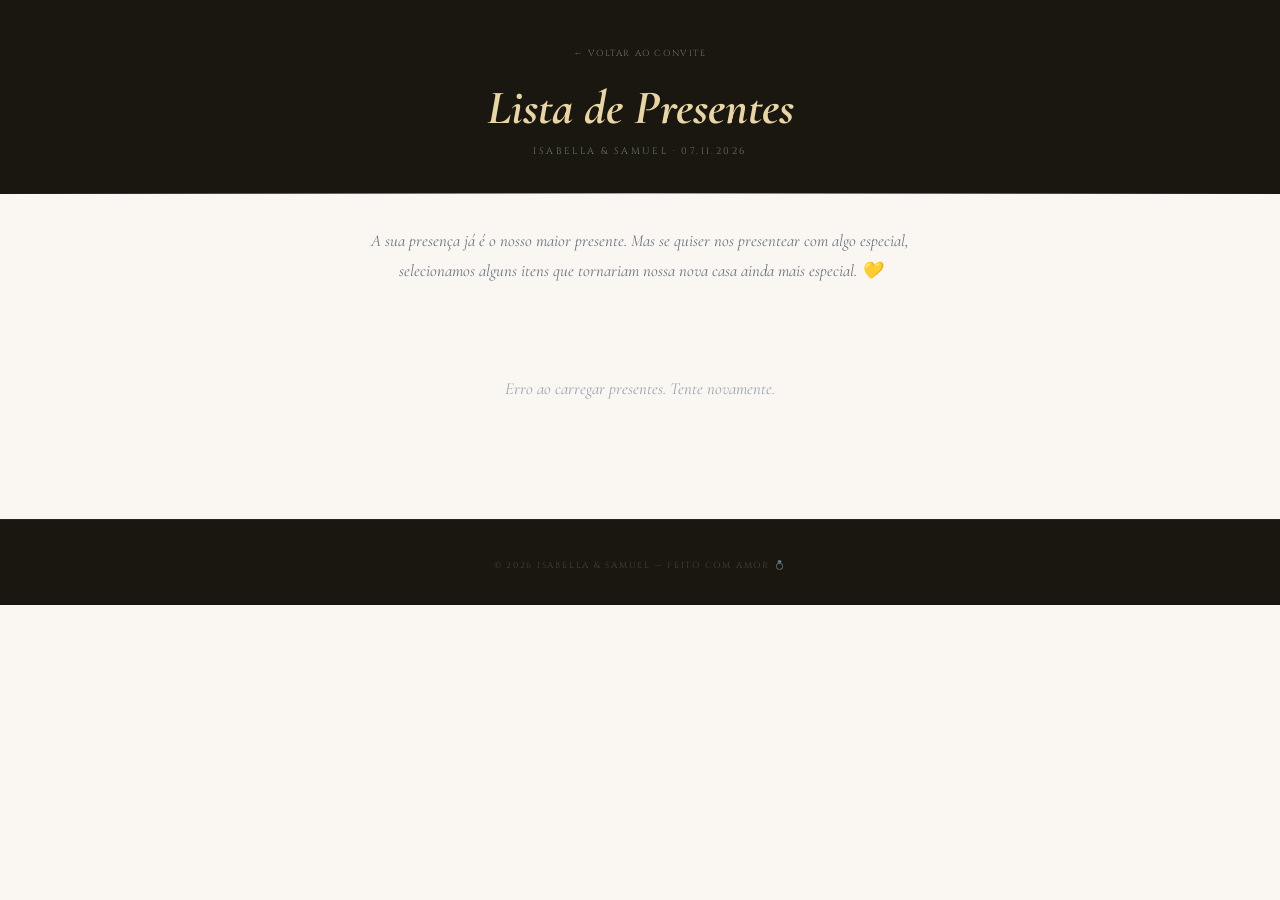
<file: CASAMENTO 2/presentes.html>
<!DOCTYPE html>
<html lang="pt-BR">
<head>
<meta charset="UTF-8">
<meta name="viewport" content="width=device-width, initial-scale=1.0">
<title>Lista de Presentes — Isabella & Samuel 💍</title>
<link rel="icon" href="data:image/svg+xml,<svg xmlns='http://www.w3.org/2000/svg' viewBox='0 0 32 32'><text y='26' font-size='26'>💍</text></svg>">
<link href="https://fonts.googleapis.com/css2?family=Cormorant+Garamond:ital,wght@0,300;0,400;0,600;1,300;1,400;1,600&family=Cinzel:wght@400;500;600&family=EB+Garamond:ital,wght@0,400;0,500;1,400&display=swap" rel="stylesheet">
<link rel="stylesheet" href="css/styles.css">
<style>
body { background: #faf7f2; color: #1f2937; }

/* ── HEADER ── */
.page-header {
  background: var(--dark);
  padding: 40px 24px 36px;
  text-align: center;
  position: relative;
  overflow: hidden;
}
.page-header::after {
  content: '';
  position: absolute;
  bottom: 0; left: 0; right: 0;
  height: 1px;
  background: linear-gradient(90deg, transparent, var(--gold), transparent);
}
.back-link {
  display: inline-flex; align-items: center; gap: 6px;
  font-family: var(--font-display); font-size: 0.55rem;
  letter-spacing: 0.18em; text-transform: uppercase;
  color: var(--olive-light); margin-bottom: 20px;
  transition: color 0.2s;
}
.back-link:hover { color: var(--gold); }
.page-title {
  font-family: var(--font-serif); font-size: clamp(2rem,6vw,3rem);
  font-style: italic; color: var(--gold-light); margin-bottom: 8px;
}
.page-sub {
  font-family: var(--font-display); font-size: 0.6rem;
  letter-spacing: 0.25em; text-transform: uppercase; color: var(--olive-light);
}

/* ── MESSAGE ── */
.message-card {
  max-width: 640px; margin: 32px auto; padding: 0 20px;
  text-align: center;
}
.message-text {
  font-family: var(--font-serif); font-size: 1.05rem;
  color: #6b7280; line-height: 1.8; font-style: italic;
}

/* ── GRID ── */
.gifts-container {
  max-width: 1100px; margin: 0 auto; padding: 0 20px 60px;
}
.gifts-grid {
  display: grid;
  grid-template-columns: repeat(auto-fill, minmax(260px, 1fr));
  gap: 20px;
}

/* ── CARD ── */
.gift-card {
  background: #fff;
  border: 1px solid #f0e9de;
  border-radius: 3px;
  overflow: hidden;
  box-shadow: 0 2px 12px rgba(0,0,0,0.06);
  transition: transform 0.25s, box-shadow 0.25s;
  display: flex; flex-direction: column;
}
.gift-card:hover {
  transform: translateY(-3px);
  box-shadow: 0 8px 28px rgba(0,0,0,0.1);
}
.gift-img {
  width: 100%; height: 200px;
  display: flex; align-items: center; justify-content: center;
  background: #f9f5f0; font-size: 3rem; color: #d1c9bd;
  overflow: hidden; flex-shrink: 0;
}
.gift-img img { width: 100%; height: 100%; object-fit: cover; }

.gift-body { padding: 18px; flex: 1; display: flex; flex-direction: column; }
.gift-title {
  font-family: var(--font-serif); font-size: 1.15rem;
  color: #1f2937; margin-bottom: 6px;
}
.gift-desc {
  font-family: var(--font-body); font-size: 0.9rem;
  color: #6b7280; line-height: 1.55; flex: 1; margin-bottom: 12px;
}
.gift-price {
  font-family: var(--font-serif); font-size: 1.3rem;
  color: var(--gold-dark); font-weight: 600; margin-bottom: 14px;
}

/* PIX MODAL */
.pix-btn {
  display: flex; align-items: center; justify-content: center; gap: 8px;
  padding: 12px; width: 100%;
  background: linear-gradient(135deg, var(--gold-dark), var(--gold));
  color: #fff; border: none; border-radius: 2px;
  font-family: var(--font-display); font-size: 0.62rem;
  letter-spacing: 0.18em; text-transform: uppercase;
  cursor: pointer; transition: opacity 0.2s;
}
.pix-btn:hover { opacity: 0.9; }

/* PIX Modal */
#pix-modal-overlay {
  position: fixed; inset: 0; z-index: 1000;
  background: rgba(0,0,0,0.45); backdrop-filter: blur(3px);
  display: flex; align-items: center; justify-content: center; padding: 20px;
  opacity: 0; pointer-events: none; transition: opacity 0.25s;
}
#pix-modal-overlay.open { opacity: 1; pointer-events: all; }
.pix-modal {
  background: #fff; border-radius: 4px; padding: 36px;
  width: 100%; max-width: 420px; text-align: center;
  transform: translateY(16px); transition: transform 0.25s;
  box-shadow: 0 20px 60px rgba(0,0,0,0.2);
}
#pix-modal-overlay.open .pix-modal { transform: translateY(0); }
.pix-modal-title {
  font-family: var(--font-serif); font-size: 1.5rem;
  font-style: italic; color: var(--gold-dark); margin-bottom: 6px;
}
.pix-modal-gift {
  font-family: var(--font-display); font-size: 0.6rem;
  letter-spacing: 0.2em; text-transform: uppercase; color: #9ca3af;
  margin-bottom: 24px;
}
.pix-key-box {
  background: #f9f5f0; border: 1.5px solid #f0e9de; border-radius: 3px;
  padding: 14px 16px; margin-bottom: 16px;
  font-family: var(--font-serif); font-size: 1.1rem;
  color: var(--dark); word-break: break-all;
}
.pix-copy-btn {
  width: 100%; padding: 12px;
  background: linear-gradient(135deg, var(--gold-dark), var(--gold));
  color: #fff; border: none; border-radius: 2px;
  font-family: var(--font-display); font-size: 0.62rem;
  letter-spacing: 0.18em; text-transform: uppercase;
  cursor: pointer; margin-bottom: 12px; transition: opacity 0.2s;
}
.pix-copy-btn:hover { opacity: 0.9; }
.pix-close-btn {
  background: none; border: none;
  font-family: var(--font-display); font-size: 0.58rem;
  letter-spacing: 0.15em; text-transform: uppercase;
  color: #9ca3af; cursor: pointer; transition: color 0.2s;
}
.pix-close-btn:hover { color: #374151; }
.pix-note {
  font-family: var(--font-serif); font-size: 0.9rem;
  color: #9ca3af; font-style: italic; margin-bottom: 16px;
  line-height: 1.5;
}

/* Loading / empty */
.gifts-loading {
  grid-column: 1 / -1; text-align: center; padding: 60px;
  color: #9ca3af; font-family: var(--font-serif);
  font-size: 1.05rem; font-style: italic;
}

/* FOOTER */
.site-footer {
  background: var(--dark); padding: 32px 20px; text-align: center;
  border-top: 1px solid rgba(201,168,76,0.1);
}
.site-footer small {
  font-family: var(--font-display); font-size: 0.55rem;
  letter-spacing: 0.2em; color: var(--olive-light); opacity: 0.5;
  text-transform: uppercase;
}
</style>
</head>
<body>

<!-- ══ HEADER ════════════════════════════════════════════════════ -->
<header class="page-header">
  <a class="back-link" href="index.html">← voltar ao convite</a>
  <h1 class="page-title">Lista de Presentes</h1>
  <p class="page-sub">Isabella &amp; Samuel · 07.11.2026</p>
</header>

<!-- ══ MESSAGE ═══════════════════════════════════════════════════ -->
<div class="message-card">
  <p class="message-text">
    A sua presença já é o nosso maior presente. Mas se quiser nos presentear com algo especial,
    selecionamos alguns itens que tornariam nossa nova casa ainda mais especial. 💛
  </p>
</div>

<!-- ══ GIFTS ═════════════════════════════════════════════════════ -->
<div class="gifts-container">
  <div class="gifts-grid" id="gifts-grid">
    <div class="gifts-loading">Carregando lista de presentes…</div>
  </div>
</div>

<!-- ══ PIX MODAL ═════════════════════════════════════════════════ -->
<div id="pix-modal-overlay" onclick="closePix(event)">
  <div class="pix-modal">
    <div class="pix-modal-title">Presentear com PIX</div>
    <div class="pix-modal-gift" id="pix-gift-name"></div>
    <p class="pix-note">Copie a chave PIX abaixo e realize o pagamento pelo seu banco.</p>
    <div class="pix-key-box" id="pix-key-display"></div>
    <button class="pix-copy-btn" onclick="copyPix()">📋 Copiar chave PIX</button>
    <br>
    <button class="pix-close-btn" onclick="closePix()">Fechar</button>
  </div>
</div>

<!-- ══ FOOTER ════════════════════════════════════════════════════ -->
<footer class="site-footer">
  <small>© 2026 Isabella &amp; Samuel — feito com amor 💍</small>
</footer>

<!-- ══ SCRIPTS ═══════════════════════════════════════════════════ -->
<script src="js/supabase.js"></script>
<script>
let currentPix = '';

async function loadGifts() {
  try {
    const { sbSelect } = window.SB;
    const presentes = await sbSelect('presentes', 'order=ordem.asc') || [];
    const grid = document.getElementById('gifts-grid');

    if (!presentes.length) {
      grid.innerHTML = '<div class="gifts-loading">Nenhum presente cadastrado ainda.</div>';
      return;
    }

    grid.innerHTML = presentes.map(p => `
      <div class="gift-card">
        <div class="gift-img">
          ${p.imagem_url
            ? `<img src="${p.imagem_url}" alt="${p.titulo}" onerror="this.parentElement.innerHTML='🎁'">`
            : '🎁'}
        </div>
        <div class="gift-body">
          <div class="gift-title">${p.titulo}</div>
          ${p.descricao ? `<div class="gift-desc">${p.descricao}</div>` : '<div class="gift-desc"></div>'}
          ${p.preco ? `<div class="gift-price">R$ ${Number(p.preco).toFixed(2).replace('.',',')}</div>` : ''}
          ${p.chave_pix
            ? `<button class="pix-btn" onclick="openPix('${p.titulo.replace(/'/g,"\\'")}','${p.chave_pix}')">
                💛 Presentear com PIX
               </button>`
            : ''}
        </div>
      </div>`).join('');
  } catch(e) {
    document.getElementById('gifts-grid').innerHTML =
      '<div class="gifts-loading">Erro ao carregar presentes. Tente novamente.</div>';
  }
}

function openPix(nome, chave) {
  currentPix = chave;
  document.getElementById('pix-gift-name').textContent = nome;
  document.getElementById('pix-key-display').textContent = chave;
  document.getElementById('pix-modal-overlay').classList.add('open');
}

function closePix(e) {
  if (!e || e.target === document.getElementById('pix-modal-overlay')) {
    document.getElementById('pix-modal-overlay').classList.remove('open');
  }
}

function copyPix() {
  navigator.clipboard.writeText(currentPix).then(() => {
    const btn = document.querySelector('.pix-copy-btn');
    btn.textContent = '✓ Copiado!';
    setTimeout(() => btn.textContent = '📋 Copiar chave PIX', 2000);
  });
}

loadGifts();
</script>
</body>
</html>
</file>
<file: css/styles.css>
/* ══════════════════════════════════════════════════════════════
   ISABELLA & SAMUEL — Estilos Compartilhados
   ══════════════════════════════════════════════════════════════ */

:root {
  --gold:        #c9a84c;
  --gold-light:  #e8d5a3;
  --gold-dark:   #8a6e2f;
  --gold-pale:   #f5ece0;
  --bege:        #f0e9de;
  --olive:       #3d4434;
  --olive-mid:   #4a5240;
  --olive-light: #6b7560;
  --cream:       #faf7f2;
  --dark:        #1a1610;
  --dark-mid:    #2a2418;

  --font-display: 'Cinzel', serif;
  --font-serif:   'Cormorant Garamond', serif;
  --font-body:    'EB Garamond', serif;

  --transition: 0.3s cubic-bezier(0.4,0,0.2,1);
  --radius: 3px;
  --shadow: 0 4px 20px rgba(0,0,0,0.08);
  --shadow-md: 0 8px 40px rgba(0,0,0,0.12);
}

*, *::before, *::after { margin:0; padding:0; box-sizing:border-box; }
html { scroll-behavior: smooth; }
body { font-family: var(--font-body); -webkit-font-smoothing: antialiased; }
img  { display:block; max-width:100%; }
a    { color:inherit; text-decoration:none; }
button { cursor:pointer; font-family:inherit; }

/* ── SCROLLBAR ── */
::-webkit-scrollbar { width:5px; height:5px; }
::-webkit-scrollbar-track { background:#f1f1f1; }
::-webkit-scrollbar-thumb { background:#c9a84c44; border-radius:3px; }
::-webkit-scrollbar-thumb:hover { background:var(--gold); }

/* ── ORNAMENT LINE ── */
.ornament {
  display:flex; align-items:center; gap:12px;
  color:var(--gold); font-family:var(--font-display);
  font-size:0.6rem; letter-spacing:0.3em; text-transform:uppercase;
}
.ornament::before, .ornament::after {
  content:''; flex:1; height:1px;
  background:linear-gradient(90deg,transparent,var(--gold),transparent);
}

/* ── BUTTONS ── */
.btn {
  display:inline-flex; align-items:center; justify-content:center; gap:8px;
  padding:11px 24px; border:none; border-radius:var(--radius);
  font-family:var(--font-display); font-size:0.65rem;
  letter-spacing:0.18em; text-transform:uppercase;
  transition:var(--transition); position:relative; overflow:hidden;
}
.btn:active { transform:scale(0.97); }
.btn:disabled { opacity:0.45; cursor:not-allowed; pointer-events:none; }

.btn-gold {
  background:linear-gradient(135deg,var(--gold-dark),var(--gold),var(--gold-light));
  color:#fff; font-weight:600;
  box-shadow:0 4px 16px rgba(201,168,76,0.3);
}
.btn-gold:hover { box-shadow:0 6px 24px rgba(201,168,76,0.45); transform:translateY(-1px); }

.btn-outline {
  background:transparent; color:var(--gold-dark);
  border:1.5px solid var(--gold);
}
.btn-outline:hover { background:rgba(201,168,76,0.06); }

.btn-ghost {
  background:rgba(201,168,76,0.08); color:var(--gold-dark);
  border:1px solid rgba(201,168,76,0.2);
}
.btn-ghost:hover { background:rgba(201,168,76,0.15); }

.btn-danger {
  background:transparent; color:#dc2626;
  border:1px solid #fca5a5;
}
.btn-danger:hover { background:#fef2f2; }

/* ── RIPPLE ── */
@keyframes ripple { to { transform:scale(4); opacity:0; } }
.ripple-el {
  position:absolute; border-radius:50%;
  background:rgba(201,168,76,0.25); transform:scale(0);
  animation:ripple 0.5s linear; pointer-events:none;
}

/* ── ANIMATIONS ── */
@keyframes fadeUp {
  from { opacity:0; transform:translateY(20px); }
  to   { opacity:1; transform:translateY(0); }
}
.fade-up { opacity:0; animation:fadeUp 0.6s ease forwards; }

@keyframes spin { to { transform:rotate(360deg); } }
.spinner {
  width:20px; height:20px; border-radius:50%;
  border:2px solid rgba(201,168,76,0.3);
  border-top-color:var(--gold);
  animation:spin 0.8s linear infinite; flex-shrink:0;
}

/* ── STATUS BADGES ── */
.badge {
  display:inline-flex; align-items:center; gap:4px;
  padding:3px 10px; border-radius:20px;
  font-family:var(--font-display); font-size:0.5rem;
  letter-spacing:0.15em; text-transform:uppercase; white-space:nowrap;
}
.badge-yes     { background:#dcfce7; color:#166534; border:1px solid #86efac; }
.badge-no      { background:#fee2e2; color:#991b1b; border:1px solid #fca5a5; }
.badge-pending { background:#fef9c3; color:#854d0e; border:1px solid #fde047; }
.badge-none    { background:#f3f4f6; color:#6b7280; border:1px solid #d1d5db; }

/* ── FORM ELEMENTS ── */
.form-group { display:flex; flex-direction:column; gap:6px; }
.form-label {
  font-family:var(--font-display); font-size:0.58rem;
  letter-spacing:0.18em; text-transform:uppercase; color:#6b7280;
}
.form-input, .form-select, .form-textarea {
  padding:10px 12px; border:1.5px solid #e5e7eb; border-radius:var(--radius);
  font-family:var(--font-serif); font-size:1rem; color:#1f2937;
  background:#fff; transition:border-color 0.2s; outline:none;
  width:100%;
}
.form-input:focus, .form-select:focus, .form-textarea:focus {
  border-color:var(--gold);
}
.form-textarea { resize:vertical; min-height:80px; }

/* ── CARD ── */
.card {
  background:#fff; border:1px solid #f0e9de;
  border-radius:var(--radius); box-shadow:var(--shadow);
}

/* ── TABLE ── */
.table-wrap { overflow-x:auto; border-radius:var(--radius); border:1px solid #f0e9de; }
table { width:100%; border-collapse:collapse; }
thead tr { background:#faf7f2; border-bottom:2px solid #f0e9de; }
th {
  padding:12px 16px; text-align:left; white-space:nowrap;
  font-family:var(--font-display); font-size:0.52rem;
  letter-spacing:0.2em; text-transform:uppercase; color:var(--gold-dark);
}
td {
  padding:11px 16px; font-family:var(--font-serif);
  font-size:0.97rem; color:#374151;
  border-bottom:1px solid #f9f5f0; vertical-align:middle;
}
tbody tr:hover { background:#faf7f2; }
tbody tr:last-child td { border-bottom:none; }
.td-muted { color:#9ca3af; font-size:0.88rem; }

/* ── MODAL ── */
.modal-overlay {
  position:fixed; inset:0; z-index:1000;
  background:rgba(0,0,0,0.45); backdrop-filter:blur(3px);
  display:flex; align-items:center; justify-content:center;
  padding:20px; opacity:0; pointer-events:none;
  transition:opacity 0.25s;
}
.modal-overlay.open { opacity:1; pointer-events:all; }
.modal {
  background:#fff; border-radius:4px; padding:32px;
  width:100%; max-width:480px; max-height:90vh; overflow-y:auto;
  transform:translateY(16px); transition:transform 0.25s;
  box-shadow:0 20px 60px rgba(0,0,0,0.2);
}
.modal-overlay.open .modal { transform:translateY(0); }
.modal-header {
  display:flex; align-items:center; justify-content:space-between;
  margin-bottom:24px; padding-bottom:16px;
  border-bottom:1px solid #f0e9de;
}
.modal-title {
  font-family:var(--font-serif); font-size:1.4rem;
  font-style:italic; color:var(--gold-dark);
}
.modal-close {
  background:none; border:none; font-size:1.4rem;
  color:#9ca3af; cursor:pointer; padding:4px; line-height:1;
  transition:color 0.2s;
}
.modal-close:hover { color:#374151; }

/* ── TOAST ── */
#toast-container {
  position:fixed; bottom:24px; right:24px; z-index:2000;
  display:flex; flex-direction:column; gap:8px; pointer-events:none;
}
.toast {
  padding:12px 20px; border-radius:var(--radius);
  font-family:var(--font-serif); font-size:0.95rem;
  box-shadow:0 4px 20px rgba(0,0,0,0.15);
  animation:fadeUp 0.3s ease forwards;
  max-width:320px;
}
.toast-success { background:#166534; color:#fff; }
.toast-error   { background:#991b1b; color:#fff; }
.toast-info    { background:var(--dark); color:var(--gold-light); }

/* ── RESPONSIVE ── */
@media (max-width:600px) {
  .hide-mobile { display:none !important; }
}

/* ══════════════════════════════════════════════════════════════
   SEÇÃO DE DETALHES — Info Row + Popup Paleta
   ══════════════════════════════════════════════════════════════ */

/* Paleta do casamento */
:root {
  --cor-bege:  #e8dcc8;
  --cor-olive: #5a6347;
}

/* ── INFO ROW ── */
.info-row {
  display: grid;
  grid-template-columns: 1fr 1px 1fr 1px 1fr;
  margin-bottom: 32px;
}
.info-row .divider-v {
  background: linear-gradient(to bottom, transparent, rgba(201,168,76,0.3), transparent);
  margin: 20px 0;
}
.info-item {
  padding: 28px 20px; text-align: center;
  display: flex; flex-direction: column; align-items: center; gap: 10px;
}
.info-glyph {
  height: 36px; display: flex; align-items: center; justify-content: center;
  color: var(--gold); margin-bottom: 4px;
}
.info-item .info-label {
  font-family: var(--font-display); font-size: 0.5rem;
  letter-spacing: 0.28em; text-transform: uppercase; color: var(--olive-light);
}
.info-item .info-value {
  font-family: var(--font-serif); font-size: 1.35rem;
  color: var(--cream); line-height: 1.3; font-weight: 300;
}
.info-item .info-value em { font-style: italic; color: var(--gold-light); }

/* ── TRAJE CLICÁVEL ── */
.info-item.clickable {
  cursor: pointer; position: relative;
  transition: background 0.2s; border-radius: 2px;
}
.info-item.clickable:hover,
.info-item.clickable:active {
  background: rgba(201,168,76,0.05);
}
.info-item.clickable:hover .info-value { color: var(--gold-light); }
.info-item.clickable:hover .info-glyph  { opacity: 0.8; }
.tap-hint {
  font-family: var(--font-display); font-size: 0.44rem;
  letter-spacing: 0.16em; text-transform: uppercase;
  color: var(--gold); opacity: 0.55; margin-top: -4px;
  display: flex; align-items: center; justify-content: center; gap: 5px;
  transition: opacity 0.2s;
}
.tap-hint::before, .tap-hint::after {
  content: ''; display: inline-block;
  width: 12px; height: 1px; background: var(--gold); opacity: 0.5;
}
.info-item.clickable:hover .tap-hint { opacity: 1; }
@keyframes pulse-ring {
  0%   { box-shadow: 0 0 0 0   rgba(201,168,76,0.25); }
  70%  { box-shadow: 0 0 0 8px rgba(201,168,76,0); }
  100% { box-shadow: 0 0 0 0   rgba(201,168,76,0); }
}
.info-item.clickable .info-glyph svg {
  animation: pulse-ring 2.5s ease-out infinite;
  border-radius: 50%;
}

/* ── POPUP PALETA ── */
.popup-overlay {
  position: fixed; inset: 0; z-index: 1000;
  background: rgba(10,8,5,0.75); backdrop-filter: blur(6px);
  display: flex; align-items: center; justify-content: center;
  padding: 24px; opacity: 0; pointer-events: none; transition: opacity 0.3s;
}
.popup-overlay.open { opacity: 1; pointer-events: all; }
.popup {
  background: #1e1a13; border: 1px solid rgba(201,168,76,0.2);
  border-radius: 3px; width: 100%; max-width: 480px;
  max-height: 90vh; overflow-y: auto;
  transform: translateY(16px); transition: transform 0.3s; position: relative;
}
.popup-overlay.open .popup { transform: translateY(0); }
.popup-close {
  position: absolute; top: 16px; right: 18px;
  background: none; border: none; cursor: pointer;
  color: rgba(255,255,255,0.3); font-size: 1.2rem; line-height: 1;
  transition: color 0.2s; padding: 4px;
}
.popup-close:hover { color: var(--gold); }
.popup-header {
  padding: 32px 32px 24px;
  border-bottom: 1px solid rgba(201,168,76,0.1);
  margin-bottom: 28px;
}
.popup-title {
  font-family: var(--font-serif); font-size: 1.7rem;
  font-style: italic; color: var(--gold-light); margin-bottom: 6px;
}
.popup-sub {
  font-family: var(--font-display); font-size: 0.5rem;
  letter-spacing: 0.25em; text-transform: uppercase; color: var(--olive-light);
}
.popup-body { padding: 0 32px 32px; }
.palette-section { margin-bottom: 28px; }
.palette-label, .ideas-label {
  font-family: var(--font-display); font-size: 0.5rem;
  letter-spacing: 0.22em; text-transform: uppercase;
  color: var(--olive-light); margin-bottom: 14px;
}
.ideas-label { margin-bottom: 16px; }
.palette-row { display: flex; gap: 10px; }
.swatch { flex: 1; border-radius: 2px; overflow: hidden; border: 1px solid rgba(255,255,255,0.06); }
.swatch-color { height: 64px; }
.swatch-info { padding: 8px 10px; background: rgba(255,255,255,0.03); }
.swatch-name {
  font-family: var(--font-display); font-size: 0.48rem;
  letter-spacing: 0.15em; text-transform: uppercase;
  color: var(--cream); display: block; margin-bottom: 2px;
}
.swatch-desc {
  font-family: var(--font-body); font-size: 0.78rem;
  color: rgba(255,255,255,0.35); font-style: italic;
}
.popup-divider {
  height: 1px;
  background: linear-gradient(90deg, transparent, rgba(201,168,76,0.2), transparent);
  margin: 24px 0;
}
.idea-item {
  display: flex; gap: 14px; align-items: flex-start;
  margin-bottom: 16px; padding-bottom: 16px;
  border-bottom: 1px solid rgba(255,255,255,0.05);
}
.idea-item:last-child { border-bottom: none; margin-bottom: 0; padding-bottom: 0; }
.idea-dot { width: 10px; height: 10px; border-radius: 50%; flex-shrink: 0; margin-top: 5px; }
.idea-title {
  font-family: var(--font-serif); font-size: 1rem; color: var(--cream); margin-bottom: 2px;
}
.idea-desc {
  font-family: var(--font-body); font-size: 0.88rem;
  color: rgba(255,255,255,0.4); font-style: italic; line-height: 1.5;
}
.popup-note {
  margin-top: 24px; padding: 14px 16px;
  background: rgba(201,168,76,0.05); border: 1px solid rgba(201,168,76,0.12);
  border-radius: 2px; font-family: var(--font-body); font-size: 0.9rem;
  color: rgba(255,255,255,0.45); font-style: italic; line-height: 1.6; text-align: center;
}

/* ── RESPONSIVE ── */
@media (max-width: 560px) {
  /* Info row mantém 3 colunas no mobile */
  .info-row { grid-template-columns: 1fr 1px 1fr 1px 1fr; }
  .info-row .divider-v { display: block; }
  .info-item { padding: 20px 8px; border-bottom: none; }
  .info-item .info-value { font-size: 1rem; }
  .info-item .tap-hint { font-size: 0.38rem; letter-spacing: 0.08em; }
  .popup-header, .popup-body { padding-left: 20px; padding-right: 20px; }
}
</file>
<file: CASAMENTO 2/css/styles.css>
/* ══════════════════════════════════════════════════════════════
   ISABELLA & SAMUEL — Estilos Compartilhados
   ══════════════════════════════════════════════════════════════ */

:root {
  --gold:        #c9a84c;
  --gold-light:  #e8d5a3;
  --gold-dark:   #8a6e2f;
  --gold-pale:   #f5ece0;
  --bege:        #f0e9de;
  --olive:       #3d4434;
  --olive-mid:   #4a5240;
  --olive-light: #6b7560;
  --cream:       #faf7f2;
  --dark:        #1a1610;
  --dark-mid:    #2a2418;

  --font-display: 'Cinzel', serif;
  --font-serif:   'Cormorant Garamond', serif;
  --font-body:    'EB Garamond', serif;

  --transition: 0.3s cubic-bezier(0.4,0,0.2,1);
  --radius: 3px;
  --shadow: 0 4px 20px rgba(0,0,0,0.08);
  --shadow-md: 0 8px 40px rgba(0,0,0,0.12);
}

*, *::before, *::after { margin:0; padding:0; box-sizing:border-box; }
html { scroll-behavior: smooth; }
body { font-family: var(--font-body); -webkit-font-smoothing: antialiased; }
img  { display:block; max-width:100%; }
a    { color:inherit; text-decoration:none; }
button { cursor:pointer; font-family:inherit; }

/* ── SCROLLBAR ── */
::-webkit-scrollbar { width:5px; height:5px; }
::-webkit-scrollbar-track { background:#f1f1f1; }
::-webkit-scrollbar-thumb { background:#c9a84c44; border-radius:3px; }
::-webkit-scrollbar-thumb:hover { background:var(--gold); }

/* ── ORNAMENT LINE ── */
.ornament {
  display:flex; align-items:center; gap:12px;
  color:var(--gold); font-family:var(--font-display);
  font-size:0.6rem; letter-spacing:0.3em; text-transform:uppercase;
}
.ornament::before, .ornament::after {
  content:''; flex:1; height:1px;
  background:linear-gradient(90deg,transparent,var(--gold),transparent);
}

/* ── BUTTONS ── */
.btn {
  display:inline-flex; align-items:center; justify-content:center; gap:8px;
  padding:11px 24px; border:none; border-radius:var(--radius);
  font-family:var(--font-display); font-size:0.65rem;
  letter-spacing:0.18em; text-transform:uppercase;
  transition:var(--transition); position:relative; overflow:hidden;
}
.btn:active { transform:scale(0.97); }
.btn:disabled { opacity:0.45; cursor:not-allowed; pointer-events:none; }

.btn-gold {
  background:linear-gradient(135deg,var(--gold-dark),var(--gold),var(--gold-light));
  color:#fff; font-weight:600;
  box-shadow:0 4px 16px rgba(201,168,76,0.3);
}
.btn-gold:hover { box-shadow:0 6px 24px rgba(201,168,76,0.45); transform:translateY(-1px); }

.btn-outline {
  background:transparent; color:var(--gold-dark);
  border:1.5px solid var(--gold);
}
.btn-outline:hover { background:rgba(201,168,76,0.06); }

.btn-ghost {
  background:rgba(201,168,76,0.08); color:var(--gold-dark);
  border:1px solid rgba(201,168,76,0.2);
}
.btn-ghost:hover { background:rgba(201,168,76,0.15); }

.btn-danger {
  background:transparent; color:#dc2626;
  border:1px solid #fca5a5;
}
.btn-danger:hover { background:#fef2f2; }

/* ── RIPPLE ── */
@keyframes ripple { to { transform:scale(4); opacity:0; } }
.ripple-el {
  position:absolute; border-radius:50%;
  background:rgba(201,168,76,0.25); transform:scale(0);
  animation:ripple 0.5s linear; pointer-events:none;
}

/* ── ANIMATIONS ── */
@keyframes fadeUp {
  from { opacity:0; transform:translateY(20px); }
  to   { opacity:1; transform:translateY(0); }
}
.fade-up { opacity:0; animation:fadeUp 0.6s ease forwards; }

@keyframes spin { to { transform:rotate(360deg); } }
.spinner {
  width:20px; height:20px; border-radius:50%;
  border:2px solid rgba(201,168,76,0.3);
  border-top-color:var(--gold);
  animation:spin 0.8s linear infinite; flex-shrink:0;
}

/* ── STATUS BADGES ── */
.badge {
  display:inline-flex; align-items:center; gap:4px;
  padding:3px 10px; border-radius:20px;
  font-family:var(--font-display); font-size:0.5rem;
  letter-spacing:0.15em; text-transform:uppercase; white-space:nowrap;
}
.badge-yes     { background:#dcfce7; color:#166534; border:1px solid #86efac; }
.badge-no      { background:#fee2e2; color:#991b1b; border:1px solid #fca5a5; }
.badge-pending { background:#fef9c3; color:#854d0e; border:1px solid #fde047; }
.badge-none    { background:#f3f4f6; color:#6b7280; border:1px solid #d1d5db; }

/* ── FORM ELEMENTS ── */
.form-group { display:flex; flex-direction:column; gap:6px; }
.form-label {
  font-family:var(--font-display); font-size:0.58rem;
  letter-spacing:0.18em; text-transform:uppercase; color:#6b7280;
}
.form-input, .form-select, .form-textarea {
  padding:10px 12px; border:1.5px solid #e5e7eb; border-radius:var(--radius);
  font-family:var(--font-serif); font-size:1rem; color:#1f2937;
  background:#fff; transition:border-color 0.2s; outline:none;
  width:100%;
}
.form-input:focus, .form-select:focus, .form-textarea:focus {
  border-color:var(--gold);
}
.form-textarea { resize:vertical; min-height:80px; }

/* ── CARD ── */
.card {
  background:#fff; border:1px solid #f0e9de;
  border-radius:var(--radius); box-shadow:var(--shadow);
}

/* ── TABLE ── */
.table-wrap { overflow-x:auto; border-radius:var(--radius); border:1px solid #f0e9de; }
table { width:100%; border-collapse:collapse; }
thead tr { background:#faf7f2; border-bottom:2px solid #f0e9de; }
th {
  padding:12px 16px; text-align:left; white-space:nowrap;
  font-family:var(--font-display); font-size:0.52rem;
  letter-spacing:0.2em; text-transform:uppercase; color:var(--gold-dark);
}
td {
  padding:11px 16px; font-family:var(--font-serif);
  font-size:0.97rem; color:#374151;
  border-bottom:1px solid #f9f5f0; vertical-align:middle;
}
tbody tr:hover { background:#faf7f2; }
tbody tr:last-child td { border-bottom:none; }
.td-muted { color:#9ca3af; font-size:0.88rem; }

/* ── MODAL ── */
.modal-overlay {
  position:fixed; inset:0; z-index:1000;
  background:rgba(0,0,0,0.45); backdrop-filter:blur(3px);
  display:flex; align-items:center; justify-content:center;
  padding:20px; opacity:0; pointer-events:none;
  transition:opacity 0.25s;
}
.modal-overlay.open { opacity:1; pointer-events:all; }
.modal {
  background:#fff; border-radius:4px; padding:32px;
  width:100%; max-width:480px; max-height:90vh; overflow-y:auto;
  transform:translateY(16px); transition:transform 0.25s;
  box-shadow:0 20px 60px rgba(0,0,0,0.2);
}
.modal-overlay.open .modal { transform:translateY(0); }
.modal-header {
  display:flex; align-items:center; justify-content:space-between;
  margin-bottom:24px; padding-bottom:16px;
  border-bottom:1px solid #f0e9de;
}
.modal-title {
  font-family:var(--font-serif); font-size:1.4rem;
  font-style:italic; color:var(--gold-dark);
}
.modal-close {
  background:none; border:none; font-size:1.4rem;
  color:#9ca3af; cursor:pointer; padding:4px; line-height:1;
  transition:color 0.2s;
}
.modal-close:hover { color:#374151; }

/* ── TOAST ── */
#toast-container {
  position:fixed; bottom:24px; right:24px; z-index:2000;
  display:flex; flex-direction:column; gap:8px; pointer-events:none;
}
.toast {
  padding:12px 20px; border-radius:var(--radius);
  font-family:var(--font-serif); font-size:0.95rem;
  box-shadow:0 4px 20px rgba(0,0,0,0.15);
  animation:fadeUp 0.3s ease forwards;
  max-width:320px;
}
.toast-success { background:#166534; color:#fff; }
.toast-error   { background:#991b1b; color:#fff; }
.toast-info    { background:var(--dark); color:var(--gold-light); }

/* ── RESPONSIVE ── */
@media (max-width:600px) {
  .hide-mobile { display:none !important; }
}
</file>
